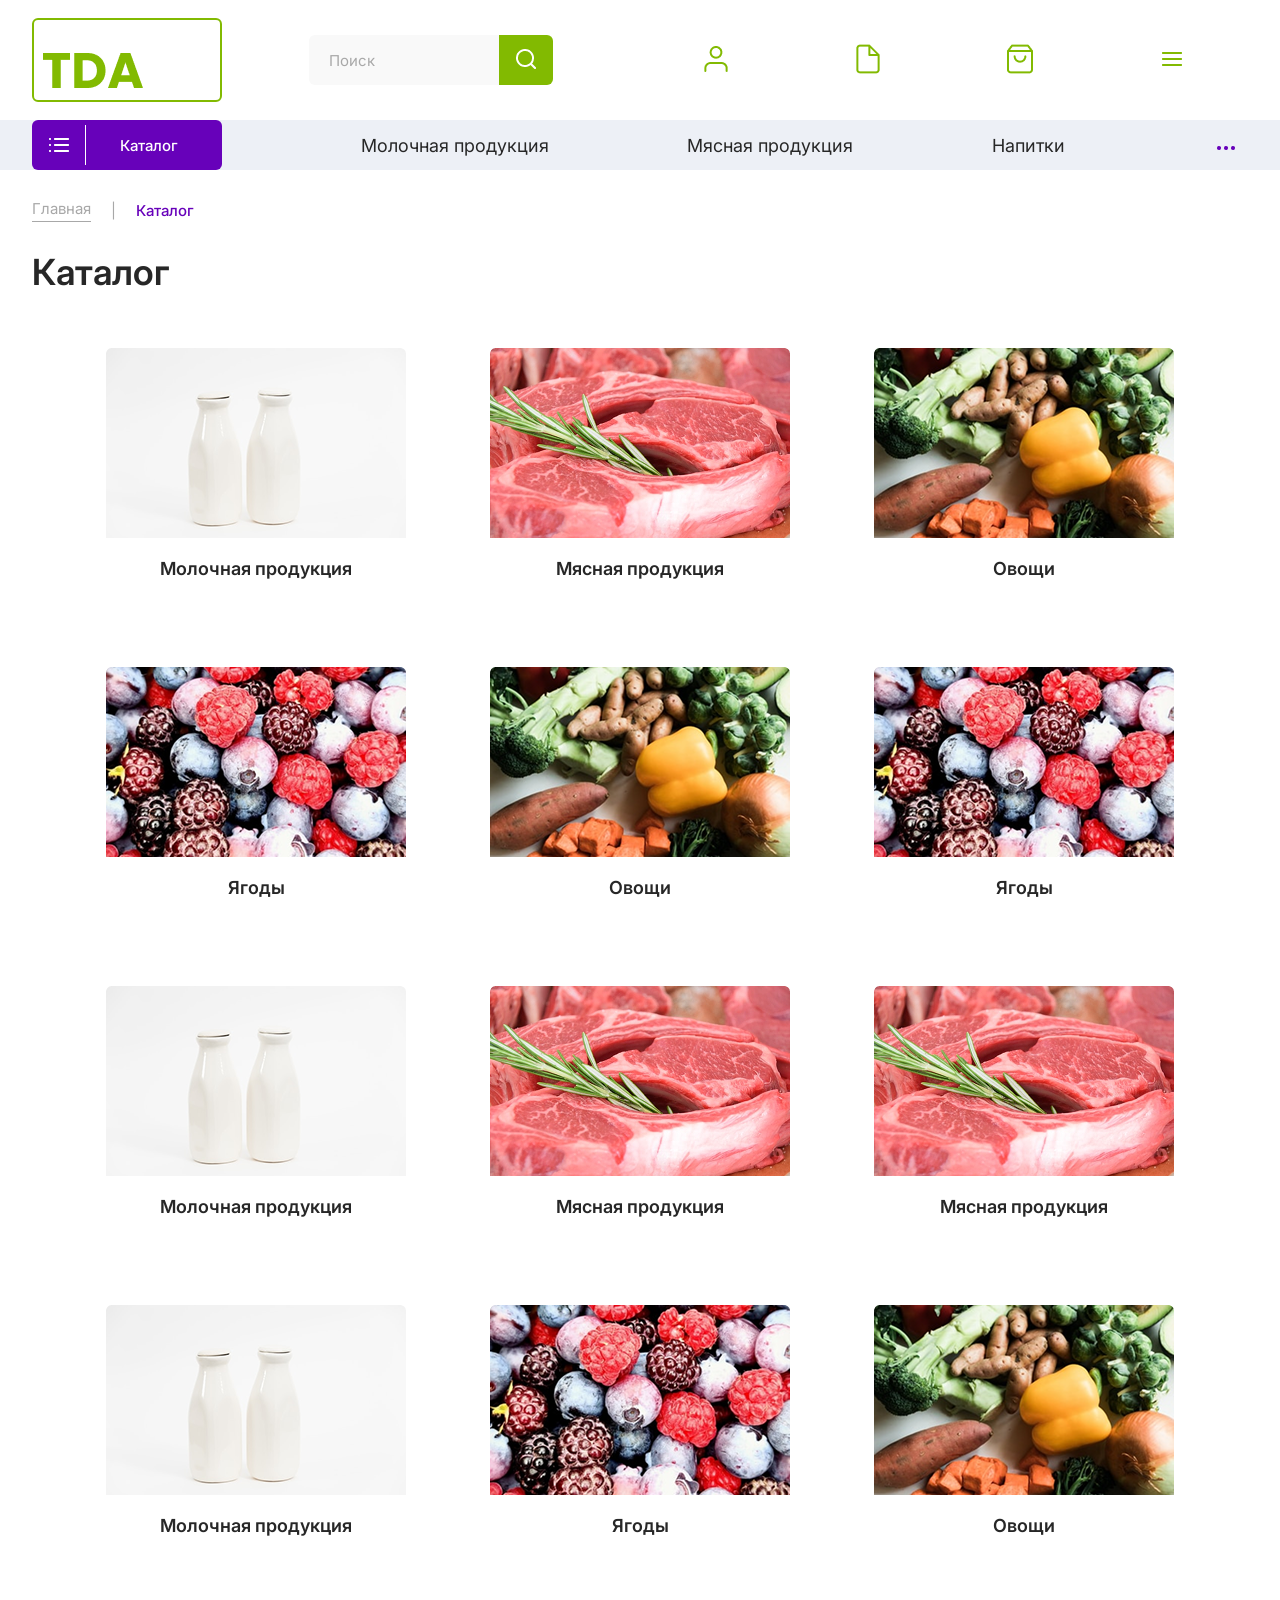
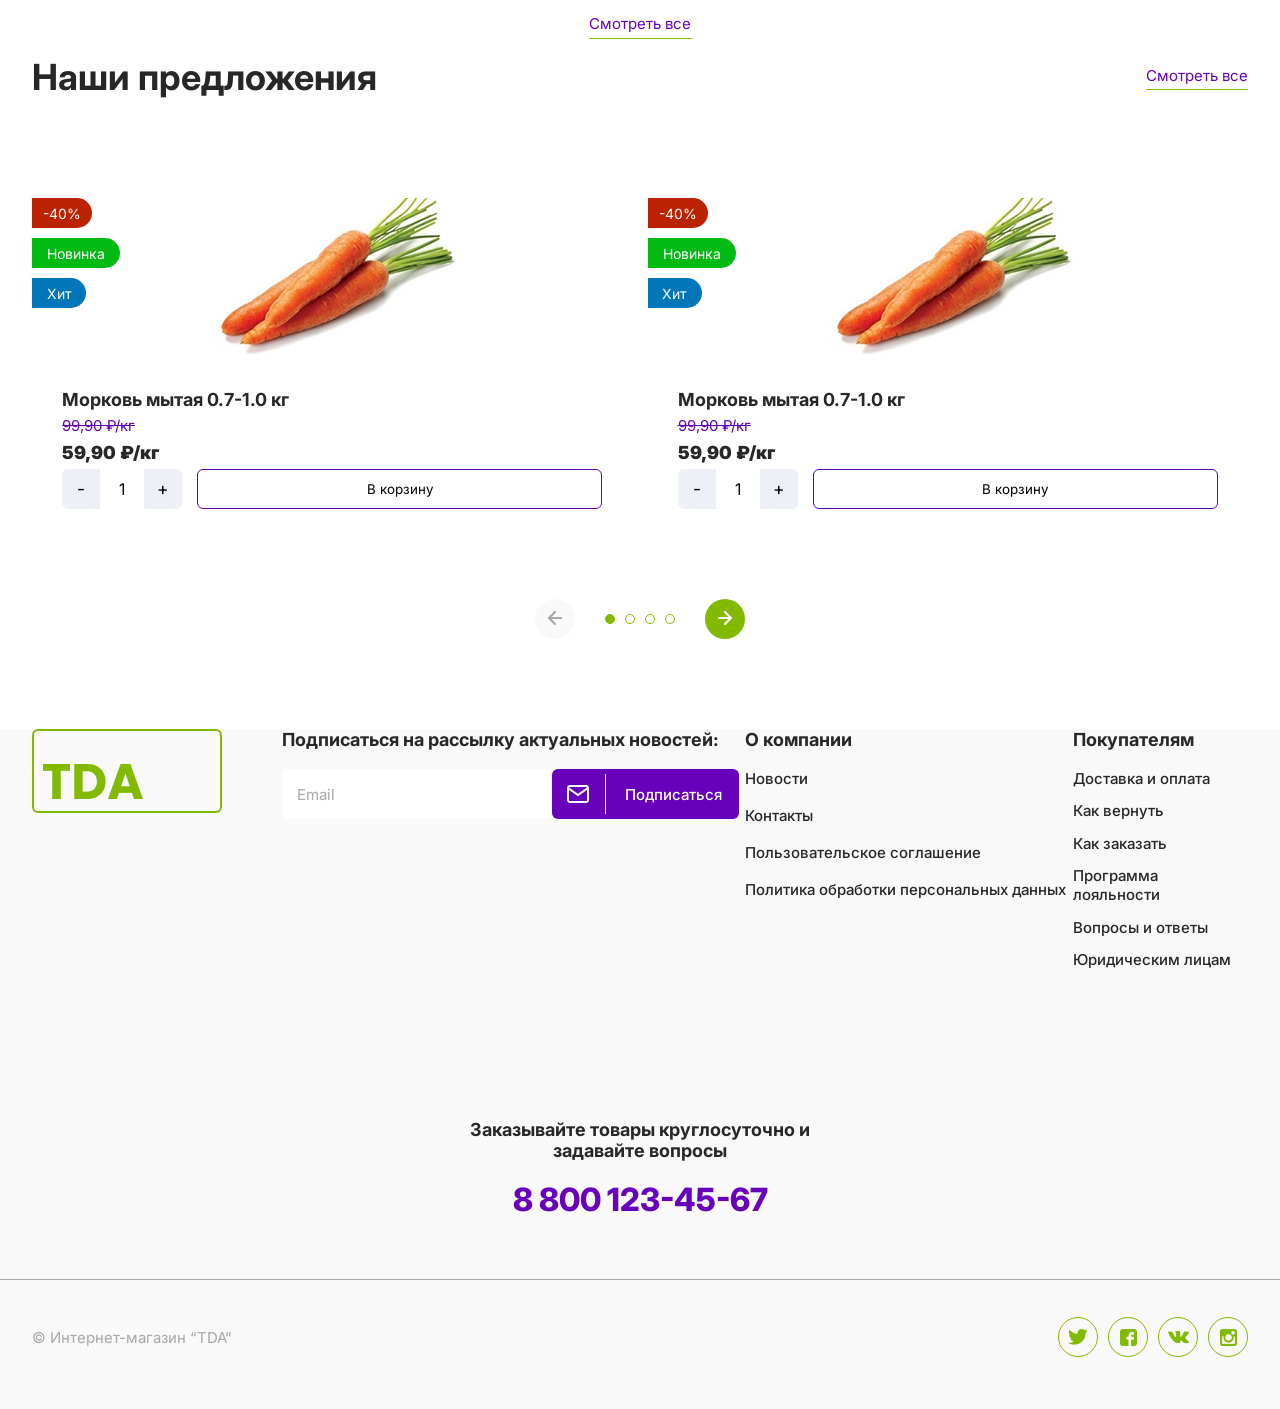
<file: catalog-mini_3-page/index.html>
<!DOCTYPE html>
<html lang="ru">
<head>
    <meta charset="UTF-8">
    <meta name="viewport" content="width=device-width, initial-scale=1.0">
    <title>Интернет-магазин - Продукты</title>
    <link rel="stylesheet" href="style.css">
</head>
<body>
    <header>
        <nav>
            <div class="nav_top">
                <div class="nav_top_inside">
                    <a href="../main_1-page/index.html">
                        <div><img src="images/nav/tda.png" alt=""></div>
                    </a>
                    <div class="nav_top_inside_poisk">
                        <input type="text" placeholder="Поиск">
                        <button><img src="images/nav/search.png" alt=""></button>
                    </div>
                    <button id="nav_top_inside_geo">
                        <div class="nav_top_inside_geo_sphere">
                            <img src="images/nav/navigation.png" alt="">
                        </div>
                        <div class="nav_top_inside_geo_city">
                            <p>Выберите филиал</p>
                            <h4>г. Владивосток <span><img src="images/nav/arrow.png" alt=""></span></h4>
                        </div>
                    </button>
                    <div class="nav_top_inside_phone">
                        <div class="nav_top_inside_phone_sphere">
                            <img src="images/nav/phone.png" alt="">
                        </div>
                        <div class="nav_top_inside_phone_number">
                            <p>+7 (123) 456-78-90</p>
                            <p>+7 (123) 456-78-90</p>
                        </div>
                    </div>
                    <button class="nav_top_inside_button">
                        <div><img src="images/nav/mail.png" alt=""></div>
                        Написать нам
                    </button>
                    <div class="tabet_menu">
                        <button class="nav_top_tablet_menu_hid"><img src="images/sec1/user.png" alt=""></button>
                        <button class="nav_top_tablet_menu_hid"><img src="images/sec1/file.png" alt=""></button>
                        <button class="nav_top_tablet_menu_hid"><img src="images/sec1/bag.png" alt=""></button>
                        <button id="catalog_btn_tablet" data-target="sec0"><img id="catalog_btn_tablet_img" src="images/sec1/menu.png" alt=""></button>
                    </div>
                </div>
            </div>
            <div class="nav_bot">
                <ul>
                    <button id="catalog_btn" data-target="sec0">
                        <div><img id="catalog_btn_img" src="images/nav/list.png" alt="" class="nav_bot_button_img1"></div>
                        Каталог
                    </button>
                    <a href="../catalog-mini_3-page/index.html">Молочная продукция</a>
                    <a href="../catalog-mini_3-page/index.html">Мясная продукция</a>
                    <a href="../catalog-mini_3-page/index.html">Напитки</a>
                    <a href="../catalog-mini_3-page/index.html" class="a_tablet">Бакалея</a>
                    <a href="../catalog-mini_3-page/index.html" class="a_tablet">Грибы</a>
                    <a href="../catalog-mini_3-page/index.html" class="a_tablet">Крупы</a>
                    <a href="../catalog-mini_3-page/index.html" class="a_tablet">Овощи</a>
                    <a href="../catalog-mini_3-page/index.html" class="a_tablet">Ягоды</a>
                    <a href="../catalog-mini_3-page/index.html" class="troetochie"><button><img src="images/nav/dots.png" alt=""></button></a>
                </ul>
            </div>
        </nav>
    </header>
    <main>
        <section class="sec0">
            <div class="sec0_main">
                <div class="sec0_main_left">
                    <div class="sec0_left_scroll_wrapper">
                        <div id="sec0_main_left_top"></div>
                        <h2>О компании</h2>
                        <div id="sec0_main_left_bot1_inside"></div>
                        <h2>Покупателям</h2>
                        <div id="sec0_main_left_bot2_inside"></div>
                    </div>
                </div>
                <div class="sec0_main_right">
                    <div class="sec0_main_right_inside">
                        <h1>Бакалея</h1>
                        <div class="sec0_main_right_inside_bottom">
                            <div id="sec0_main_right_inside_bottom1"></div>
                            <div id="sec0_main_right_inside_bottom2"></div>
                            <div id="sec0_main_right_inside_bottom3"></div>
                        </div>
                    </div>
                </div>
            </div>
        </section>
        <!-- СЕКЦИЯ 1 -->
        <section class="sec1">
            <div class="sec1_main">
                <div class="sec1_main_top">
                    <div class="sec1_main_top_ins">
                        <a href="../main_1-page/index.html">Главная</a>
                        <p>|</p>
                        <h5>Каталог</h5>
                    </div>
                </div>
                <div class="sec1_main_mid">
                    <div class="sec1_main_mid_catalog">
                        <h1>Каталог</h1>
                        <div id="sec1__catalog_block"></div>
                        <a href="../catalog-mini_3-page/index.html" class="sec1_main_bot_all">Смотреть все</a>
                    </div>
                    <div class="sec1_main_mid_right_cart">
                        <div class="sec1_main_right_inside">
                            <p>1 560 ₽</p>
                            <div class="sec1_mai_right_notifs">
                                <button><img src="images/sec1/bag.png" alt=""></button>
                                <button><img src="images/sec1/file.png" alt=""></button>
                                <button><img src="images/sec1/user.png" alt=""></button>
                            </div>
                        </div>
                    </div>
                </div>
            </div>
        </section>
        <section class="sec2">
            <div class="sec2_main">
                <div class="sec2_main_top_title">
                    <h1>Наши предложения</h1>
                    <a href="../catalog-mini_3-page/index.html">Смотреть все</a>
                </div>
                <div class="sec2_main_mid_slider">
                    <div id="sec2_main_mid"></div>
                </div>
                <div class="sec2_main_bot">
                    <button id="sec2_main_bot_left"><img src="images/sec2/arrow_left.png" alt=""></button>
                    <div class="sec2_main_bot_dots">
                        <button class="dot active"></button>
                        <button class="dot"></button>
                        <button class="dot"></button>
                        <button class="dot"></button>
                    </div>
                    <button id="sec2_main_bot_right"><img src="images/sec2/arrow_right.png" alt=""></button>
                </div>
            </div>
            <a href="../catalog-mini_3-page/index.html" class="sec2_main_bot_all">Смотреть все</a>
        </section>
        <!-- НИЖНЯЯ ПАНЕЛЬ -->
        <section class="sec3">
            <button onclick="toggleColor(this)" data-target="sec0"><div><img id="catalog_btn_img_mobile" src="images/sec3/list.png" alt=""><p>Каталог</p></div></button>
            <a href="" onclick="toggleColor(this)"><div><img src="images/sec3/search.png" alt=""><p>Поиск</p></div></a>
            <a href="" onclick="toggleColor(this)"><div><img src="images/sec3/bag.png" alt=""><p>Корзина</p></div></a>
            <a href="" onclick="toggleColor(this)"><div><img src="images/sec3/user.png" alt=""><p>Аккаунт</p></div></a>
        </section>
    </main>
    <footer>
        <div class="footer_top">
            <div class="footer_top_main">
                <div class="footer_top_main1">
                    <a href="../main_1-page/index.html">
                        <div><img src="images/nav/tda.png" alt=""></div>
                    </a>
                </div>
                <div class="footer_top_main2">
                    <h2>О компании</h2>
                    <div>
                        <a href="../news_6-page/index.html">Новости</a>
                        <a href="#">Контакты</a>
                        <a href="#">Пользовательское соглашение</a>
                        <a href="#">Политика обработки персональных данных</a>
                    </div>
                </div>
                <div class="footer_top_main3">
                    <h2>Покупателям</h2>
                    <div>
                        <a href="../catalog_4-page/index.html">Доставка и оплата</a>
                        <a href="#">Как вернуть</a>
                        <a href="#">Как заказать</a>
                        <a href="#">Программа лояльности</a>
                        <a href="#">Вопросы и ответы</a>
                        <a href="#">Юридическим лицам</a>
                    </div>
                </div>
                <div class="footer_top_main4">
                    <h2>Подписаться на рассылку актуальных новостей:</h2>
                    <div class="footer_top_main4_inside">
                        <input type="text" placeholder="Email">
                        <button>
                            <div>
                                <img src="images/footer/mail.png" alt="">
                            </div>
                            Подписаться
                        </button>
                    </div>
                    <h2 class="footer_top_main4_hid">Заказывайте товары круглосуточно и задавайте вопросы</h2>
                    <h1 class="footer_top_main4_hid">8 800 123-45-67</h1>
                </div>
            </div>
            <div class="footer_top_main5">
                <h2>Заказывайте товары круглосуточно и задавайте вопросы</h2>
                <h1>8 800 123-45-67</h1>
            </div>
        </div>
        <div class="footer_bot">
            <div class="footer_bot_main">
                <p>© Интернет-магазин “TDA”</p>
                <div>
                    <a href=""><img src="images/footer/twitter.png" alt=""></a>
                    <a href=""><img src="images/footer/facebook.png" alt=""></a>
                    <a href=""><img src="images/footer/vk.png" alt=""></a>
                    <a href=""><img src="images/footer/inst.png" alt=""></a>
                </div>
            </div>
        </div>
    </footer>
    <script src="script.js"></script>
</body>
</html>
</file>
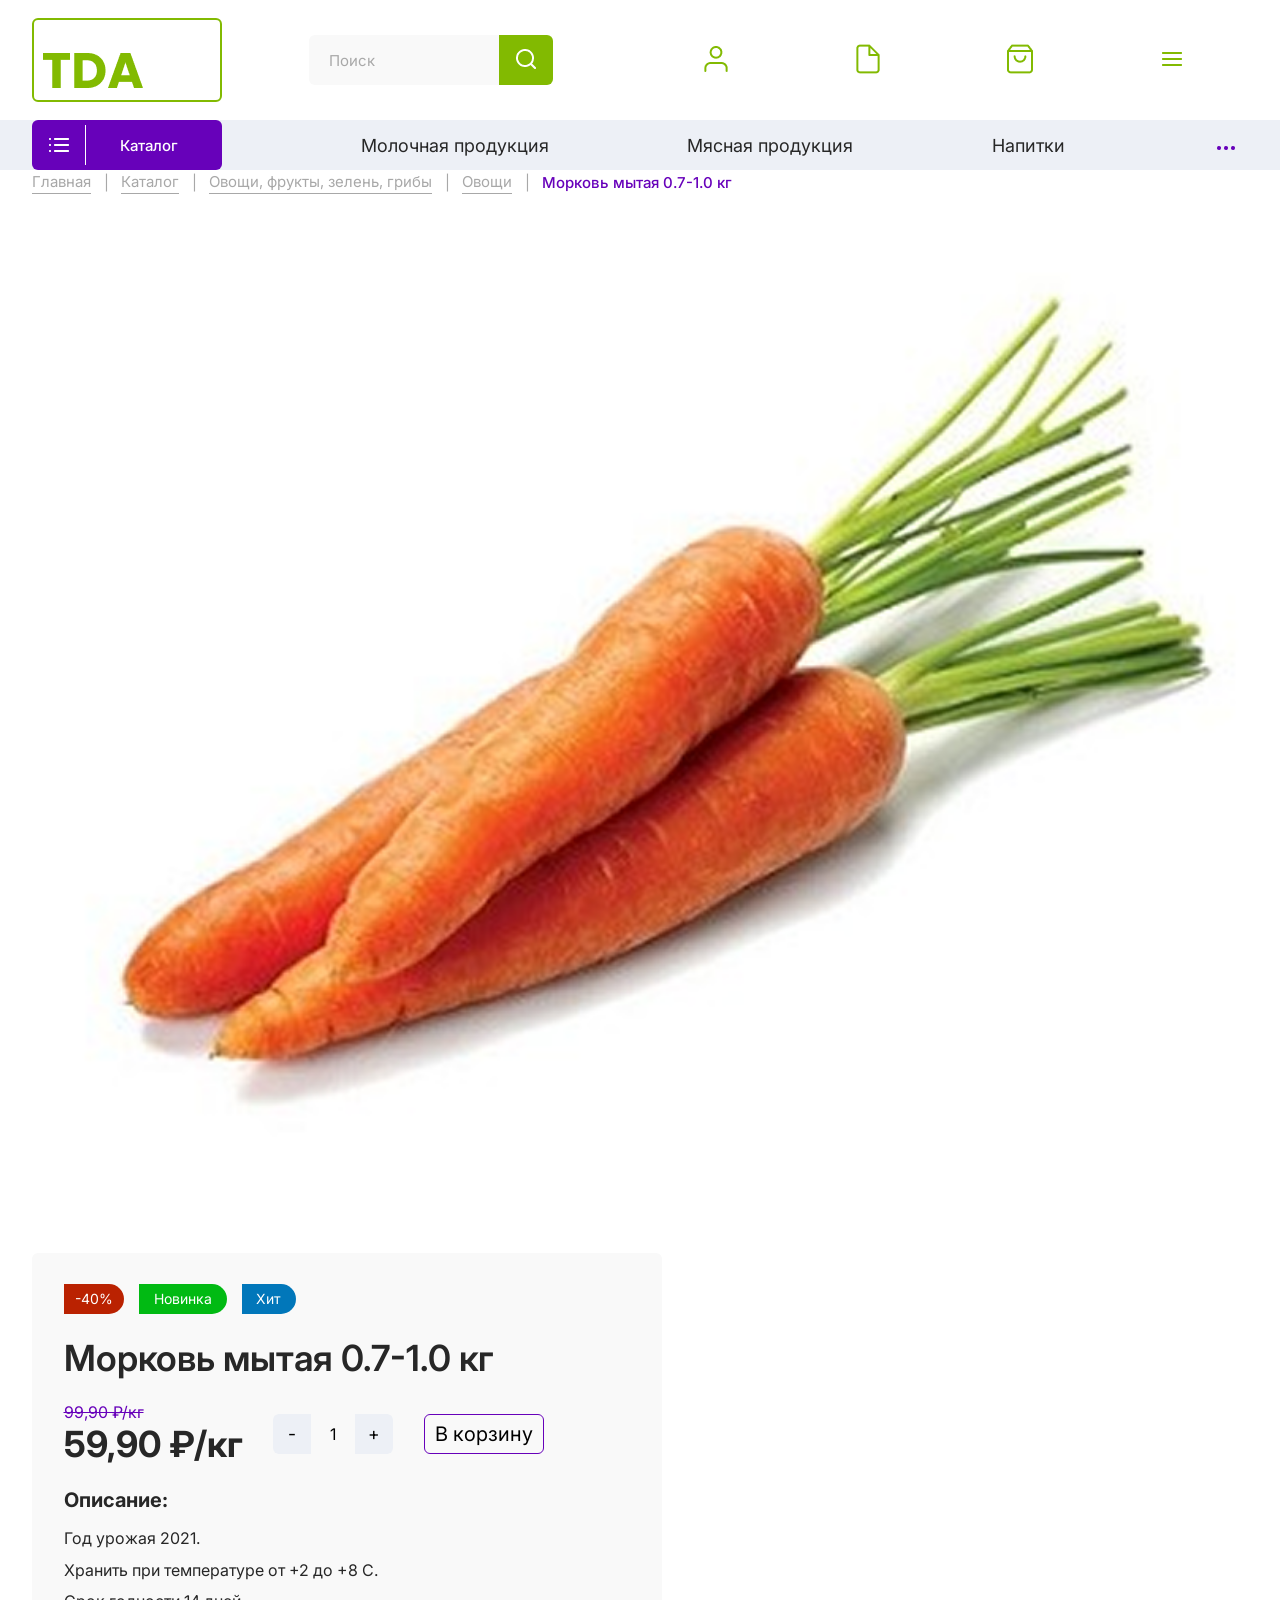
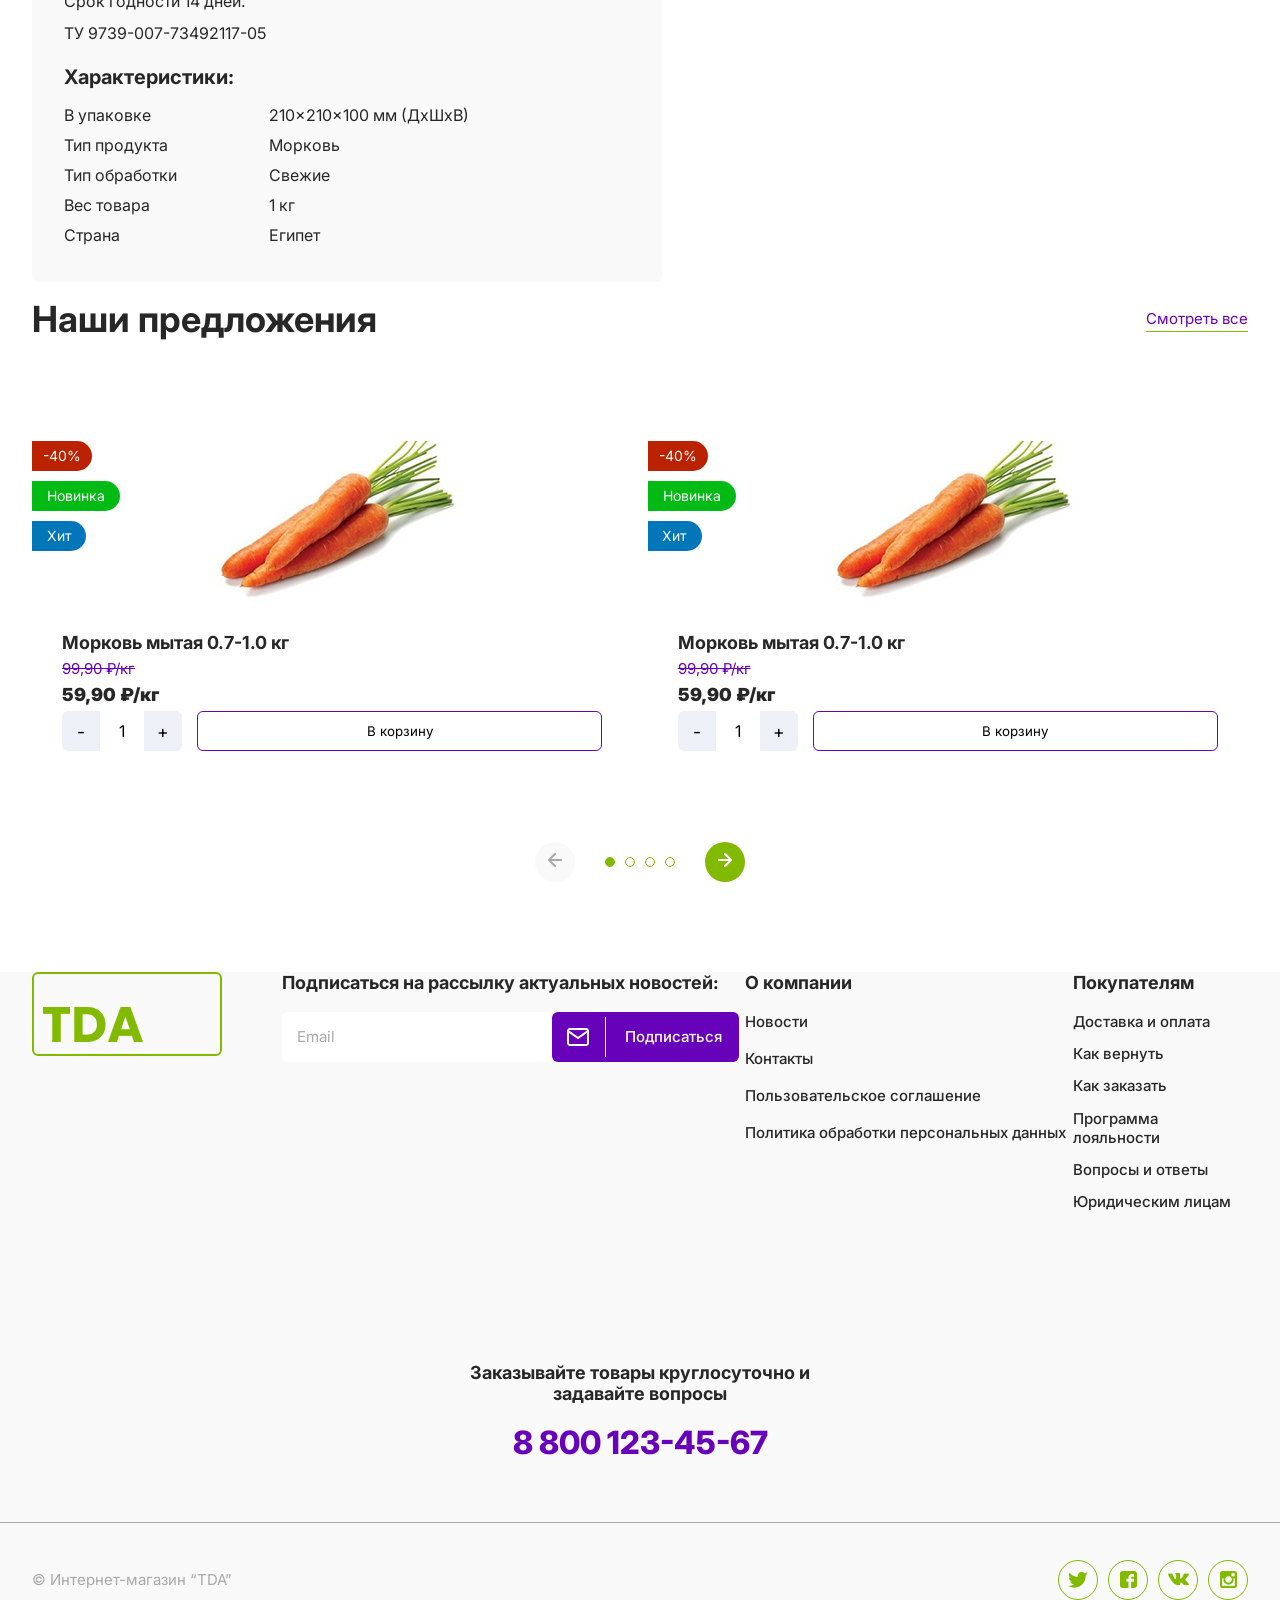
<file: catalog_4-page/index.html>
<!DOCTYPE html>
<html lang="ru">
<head>
    <meta charset="UTF-8">
    <meta name="viewport" content="width=device-width, initial-scale=1.0">
    <title>Интернет-магазин - Продукты</title>
    <link rel="stylesheet" href="style.css">
</head>
<body>
    <header>
        <nav>
            <div class="nav_top">
                <div class="nav_top_inside">
                    <a href="../main_1-page/index.html">
                        <div><img src="images/nav/tda.png" alt=""></div>
                    </a>
                    <div class="nav_top_inside_poisk">
                        <input type="text" placeholder="Поиск">
                        <button><img src="images/nav/search.png" alt=""></button>
                    </div>
                    <button id="nav_top_inside_geo">
                        <div class="nav_top_inside_geo_sphere">
                            <img src="images/nav/navigation.png" alt="">
                        </div>
                        <div class="nav_top_inside_geo_city">
                            <p>Выберите филиал</p>
                            <h4>г. Владивосток <span><img src="images/nav/arrow.png" alt=""></span></h4>
                        </div>
                    </button>
                    <div class="nav_top_inside_phone">
                        <div class="nav_top_inside_phone_sphere">
                            <img src="images/nav/phone.png" alt="">
                        </div>
                        <div class="nav_top_inside_phone_number">
                            <p>+7 (123) 456-78-90</p>
                            <p>+7 (123) 456-78-90</p>
                        </div>
                    </div>
                    <button class="nav_top_inside_button">
                        <div><img src="images/nav/mail.png" alt=""></div>
                        Написать нам
                    </button>
                    <div class="tabet_menu">
                        <button class="nav_top_tablet_menu_hid"><img src="images/sec1/user.png" alt=""></button>
                        <button class="nav_top_tablet_menu_hid"><img src="images/sec1/file.png" alt=""></button>
                        <button class="nav_top_tablet_menu_hid"><img src="images/sec1/bag.png" alt=""></button>
                        <button id="catalog_btn_tablet" data-target="sec0"><img id="catalog_btn_tablet_img" src="images/sec1/menu.png" alt=""></button>
                    </div>
                </div>
            </div>
            <div class="nav_bot">
                <ul>
                    <button id="catalog_btn" data-target="sec0">
                        <div><img id="catalog_btn_img" src="images/nav/list.png" alt="" class="nav_bot_button_img1"></div>
                        Каталог
                    </button>
                    <a href="../catalog-mini_3-page/index.html">Молочная продукция</a>
                    <a href="../catalog-mini_3-page/index.html">Мясная продукция</a>
                    <a href="../catalog-mini_3-page/index.html">Напитки</a>
                    <a href="../catalog-mini_3-page/index.html" class="a_tablet">Бакалея</a>
                    <a href="../catalog-mini_3-page/index.html" class="a_tablet">Грибы</a>
                    <a href="../catalog-mini_3-page/index.html" class="a_tablet">Крупы</a>
                    <a href="../catalog-mini_3-page/index.html" class="a_tablet">Овощи</a>
                    <a href="../catalog-mini_3-page/index.html" class="a_tablet">Ягоды</a>
                    <a href="../catalog-mini_3-page/index.html" class="troetochie"><button><img src="images/nav/dots.png" alt=""></button></a>
                </ul>
            </div>
        </nav>
    </header>
    <main>
        <section class="sec0">
            <div class="sec0_main">
                <div class="sec0_main_left">
                    <div class="sec0_left_scroll_wrapper">
                        <div id="sec0_main_left_top"></div>
                        <h2>О компании</h2>
                        <div id="sec0_main_left_bot1_inside"></div>
                        <h2>Покупателям</h2>
                        <div id="sec0_main_left_bot2_inside"></div>
                    </div>
                </div>
                <div class="sec0_main_right">
                    <div class="sec0_main_right_inside">
                        <h1>Бакалея</h1>
                        <div class="sec0_main_right_inside_bottom">
                            <div id="sec0_main_right_inside_bottom1"></div>
                            <div id="sec0_main_right_inside_bottom2"></div>
                            <div id="sec0_main_right_inside_bottom3"></div>
                        </div>
                    </div>
                </div>
            </div>
        </section>
        <section class="sec1">
            <div class="sec1_main">
                <div class="sec1_main_top">
                    <div class="sec1_main_top_ins">
                        <a href="../main_1-page/index.html">Главная</a>
                        <p>|</p>
                        <a href="../catalog-mini_3-page/index.html">Каталог</a>
                        <p>|</p>
                        <a href="../catalog-mini_3-page/index.html">Овощи, фрукты, зелень, грибы</a>
                        <p>|</p>
                        <a href="../catalog-mini_3-page/index.html">Овощи</a>
                        <p>|</p>
                        <h5>Морковь мытая 0.7-1.0 кг</h5>
                    </div>
                </div>
                <div class="sec1_main_mid">
                    <div class="sec1_main_mid_left">
                        <div class="sec1_main_mid_left_photos">
                            <img class="sec1_main_mid_left_photos_img1" src="images/sec1/mini_photo.png" alt="">
                            <img class="sec1_main_mid_left_photos_img0" src="images/sec1/mini_photo.png" alt="">
                            <img class="sec1_main_mid_left_photos_img0" src="images/sec1/mini_photo.png" alt="">
                        </div>
                        <div class="sec1_main_mid_left_big_photo">
                            <img class="sec1_main_mid_left_big_photo1" src="images/sec1/big_photo.png" alt="">
                            <img class="sec1_main_mid_left_big_photo2" src="images/sec1/big_morkovka.png" alt="">
                            <div class="sec2_main_bot_dots">
                                <div class=""></div>
                                <div></div>
                                <div></div>
                                <div></div>
                            </div>
                        </div>
                    </div>
                    <div class="sec1_main_mid_right">
                        <div class="sec1_main_mid_right_karta">
                            <div class="sec1_main_mid_right_karta_inside">
                                <div class="sec1_main_mid_right_karta_inside1">
                                    <div class="sec1_main_mid_right_karta_inside1_sale1">
                                        <p>-40%</p>
                                    </div>
                                    <div class="sec1_main_mid_right_karta_inside1_sale2">
                                        <p>Новинка</p>
                                    </div>
                                    <div class="sec1_main_mid_right_karta_inside1_sale3">
                                        <p>Хит</p>
                                    </div>
                                </div>
                                <div class="sec1_main_mid_right_karta_inside2">
                                    <h1>Морковь мытая 0.7-1.0 кг</h1>
                                </div>
                                <div class="sec1_main_mid_right_karta_inside3">
                                    <div class="sec1_main_mid_right_karta_inside3_price1">
                                        <p>99,90 ₽/кг</p>
                                        <h2>59,90 ₽/кг</h2>
                                    </div>
                                    <div class="sec1_main_mid_right_karta_inside3_price2">
                                        <button class="counter_btn_minus">-</button>
                                        <div class="counter_btn_number">1</div>
                                        <button class="counter_btn_plus">+</button>
                                    </div>
                                    <div class="sec1_main_mid_right_karta_inside3_price3">
                                        <button>В корзину</button>
                                    </div>
                                </div>
                                <div class="sec1_main_mid_right_karta_inside4">
                                    <h3>Описание:</h3>
                                    <div>
                                        <p>Год урожая 2021.</p>
                                        <p>Хранить при температуре от +2 до +8 C.</p>
                                        <p>Срок годности 14 дней.</p>
                                        <p>ТУ 9739-007-73492117-05</p>
                                    </div>
                                </div>
                                <div class="sec1_main_mid_right_karta_inside5">
                                    <h3>Характеристики:</h3>
                                    <div id="sec1_main_mid_right_karta_inside5_desc"></div>
                                </div>
                            </div>
                        </div>
                    </div>
                    <div class="sec1_main_mid_right_cart">
                        <div class="sec1_main_right_inside">
                            <p>1 560 ₽</p>
                            <div class="sec1_mai_right_notifs">
                                <button><img src="images/sec1/bag.png" alt=""></button>
                                <button><img src="images/sec1/file.png" alt=""></button>
                                <button><img src="images/sec1/user.png" alt=""></button>
                            </div>
                        </div>
                    </div>
                </div>
            </div>
        </section>
        <section class="sec2">
            <div class="sec2_main">
                <div class="sec2_main_top_title">
                    <h1>Наши предложения</h1>
                    <a href="../catalog-mini_3-page/index.html">Смотреть все</a>
                </div>
                <div class="sec2_main_mid_slider">
                    <div id="sec2_main_mid"></div>
                </div>
                <div class="sec2_main_bot">
                    <button id="sec2_main_bot_left"><img src="images/sec2/arrow_left.png" alt=""></button>
                    <div class="sec2_main_bot_dots">
                        <button class="dot active"></button>
                        <button class="dot"></button>
                        <button class="dot"></button>
                        <button class="dot"></button>
                    </div>
                    <button id="sec2_main_bot_right"><img src="images/sec2/arrow_right.png" alt=""></button>
                </div>
            </div>
            <a href="../catalog-mini_3-page/index.html" class="sec2_main_bot_all">Смотреть все</a>
        </section>
        <!-- НИЖНЯЯ ПАНЕЛЬ -->
        <section class="sec3">
            <button onclick="toggleColor(this)" data-target="sec0"><div><img id="catalog_btn_img_mobile" src="images/sec3/list.png" alt=""><p>Каталог</p></div></button>
            <a href="" onclick="toggleColor(this)"><div><img src="images/sec3/search.png" alt=""><p>Поиск</p></div></a>
            <a href="" onclick="toggleColor(this)"><div><img src="images/sec3/bag.png" alt=""><p>Корзина</p></div></a>
            <a href="" onclick="toggleColor(this)"><div><img src="images/sec3/user.png" alt=""><p>Аккаунт</p></div></a>
        </section>
    </main>
    <footer>
        <div class="footer_top">
            <div class="footer_top_main">
                <div class="footer_top_main1">
                    <a href="../main_1-page/index.html">
                        <div><img src="images/nav/tda.png" alt=""></div>
                    </a>
                </div>
                <div class="footer_top_main2">
                    <h2>О компании</h2>
                    <div>
                        <a href="../news_6-page/index.html">Новости</a>
                        <a href="#">Контакты</a>
                        <a href="#">Пользовательское соглашение</a>
                        <a href="#">Политика обработки персональных данных</a>
                    </div>
                </div>
                <div class="footer_top_main3">
                    <h2>Покупателям</h2>
                    <div>
                        <a href="../catalog_4-page/index.html">Доставка и оплата</a>
                        <a href="#">Как вернуть</a>
                        <a href="#">Как заказать</a>
                        <a href="#">Программа лояльности</a>
                        <a href="#">Вопросы и ответы</a>
                        <a href="#">Юридическим лицам</a>
                    </div>
                </div>
                <div class="footer_top_main4">
                    <h2>Подписаться на рассылку актуальных новостей:</h2>
                    <div class="footer_top_main4_inside">
                        <input type="text" placeholder="Email">
                        <button>
                            <div>
                                <img src="images/footer/mail.png" alt="">
                            </div>
                            Подписаться
                        </button>
                    </div>
                    <h2 class="footer_top_main4_hid">Заказывайте товары круглосуточно и задавайте вопросы</h2>
                    <h1 class="footer_top_main4_hid">8 800 123-45-67</h1>
                </div>
            </div>
            <div class="footer_top_main5">
                <h2>Заказывайте товары круглосуточно и задавайте вопросы</h2>
                <h1>8 800 123-45-67</h1>
            </div>
        </div>
        <div class="footer_bot">
            <div class="footer_bot_main">
                <p>© Интернет-магазин “TDA”</p>
                <div>
                    <a href=""><img src="images/footer/twitter.png" alt=""></a>
                    <a href=""><img src="images/footer/facebook.png" alt=""></a>
                    <a href=""><img src="images/footer/vk.png" alt=""></a>
                    <a href=""><img src="images/footer/inst.png" alt=""></a>
                </div>
            </div>
        </div>
    </footer>
    <script src="script.js"></script>
</body>
</html>
</file>
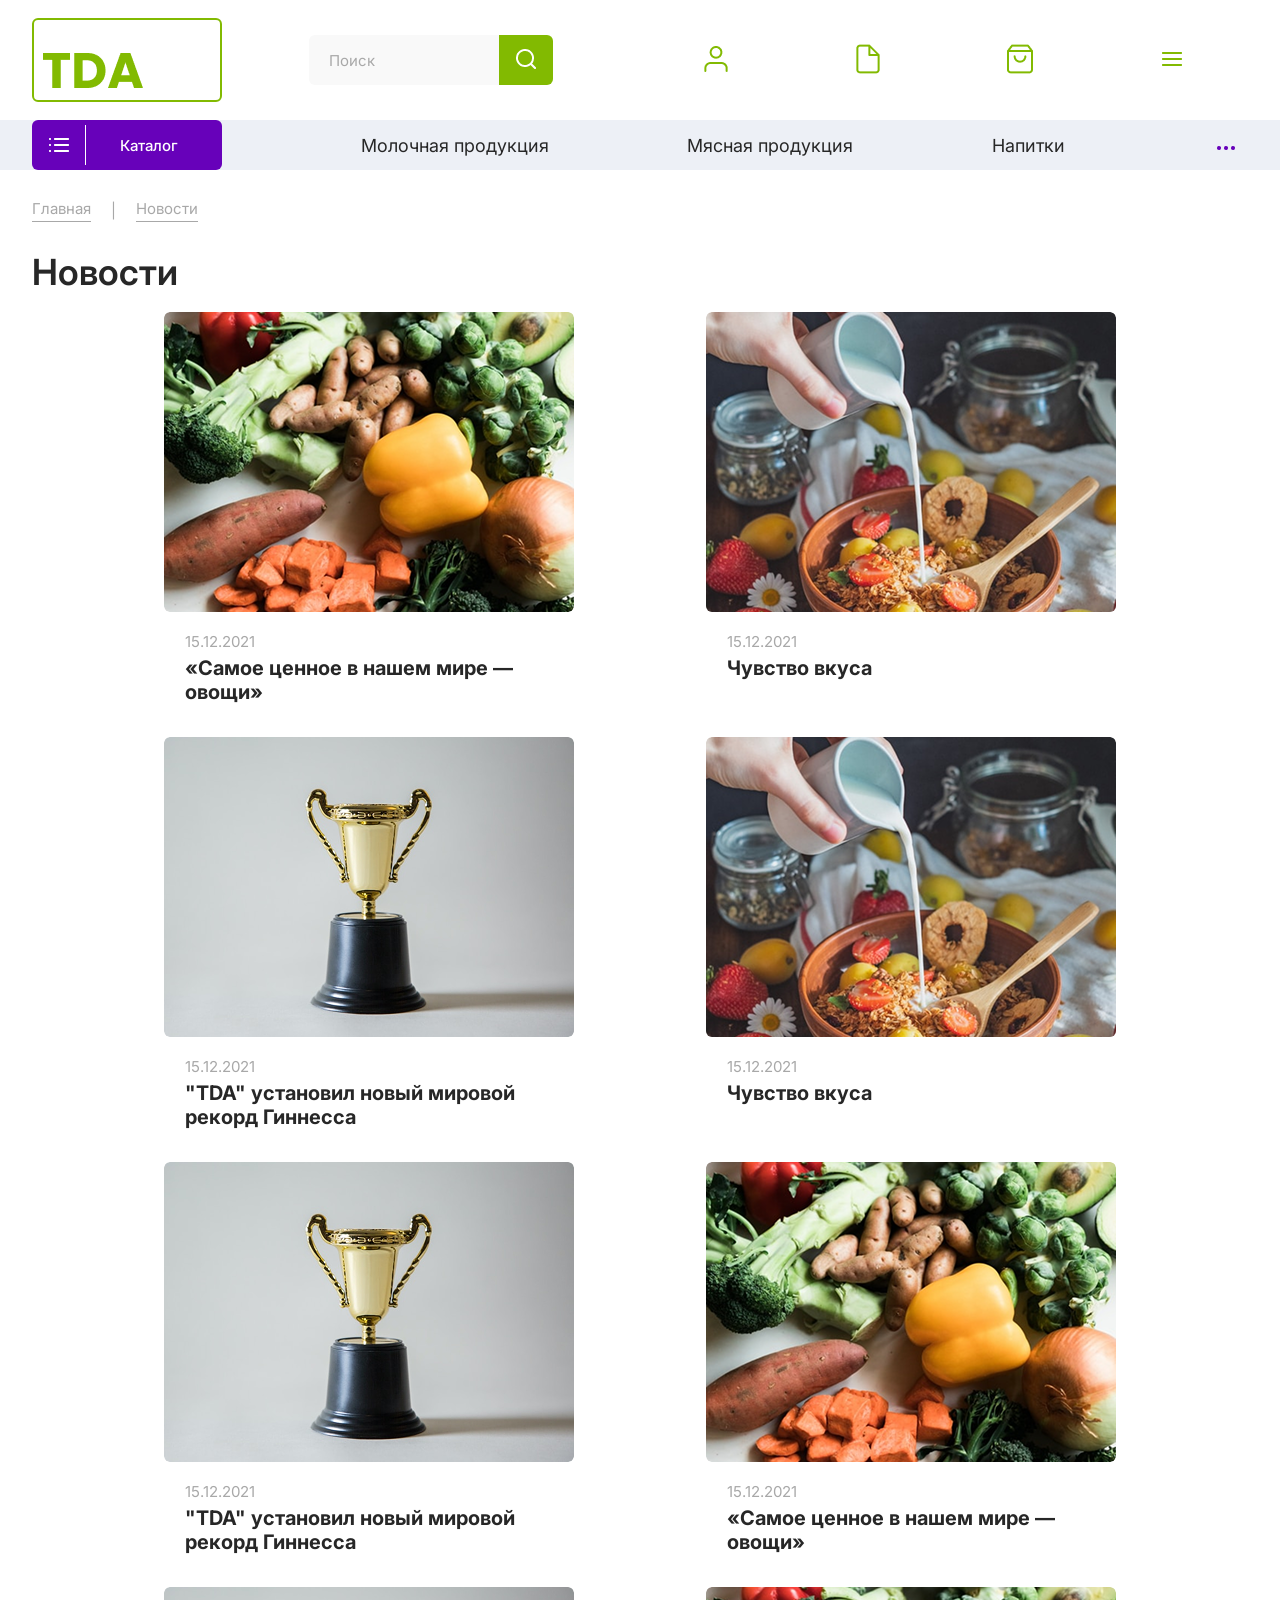
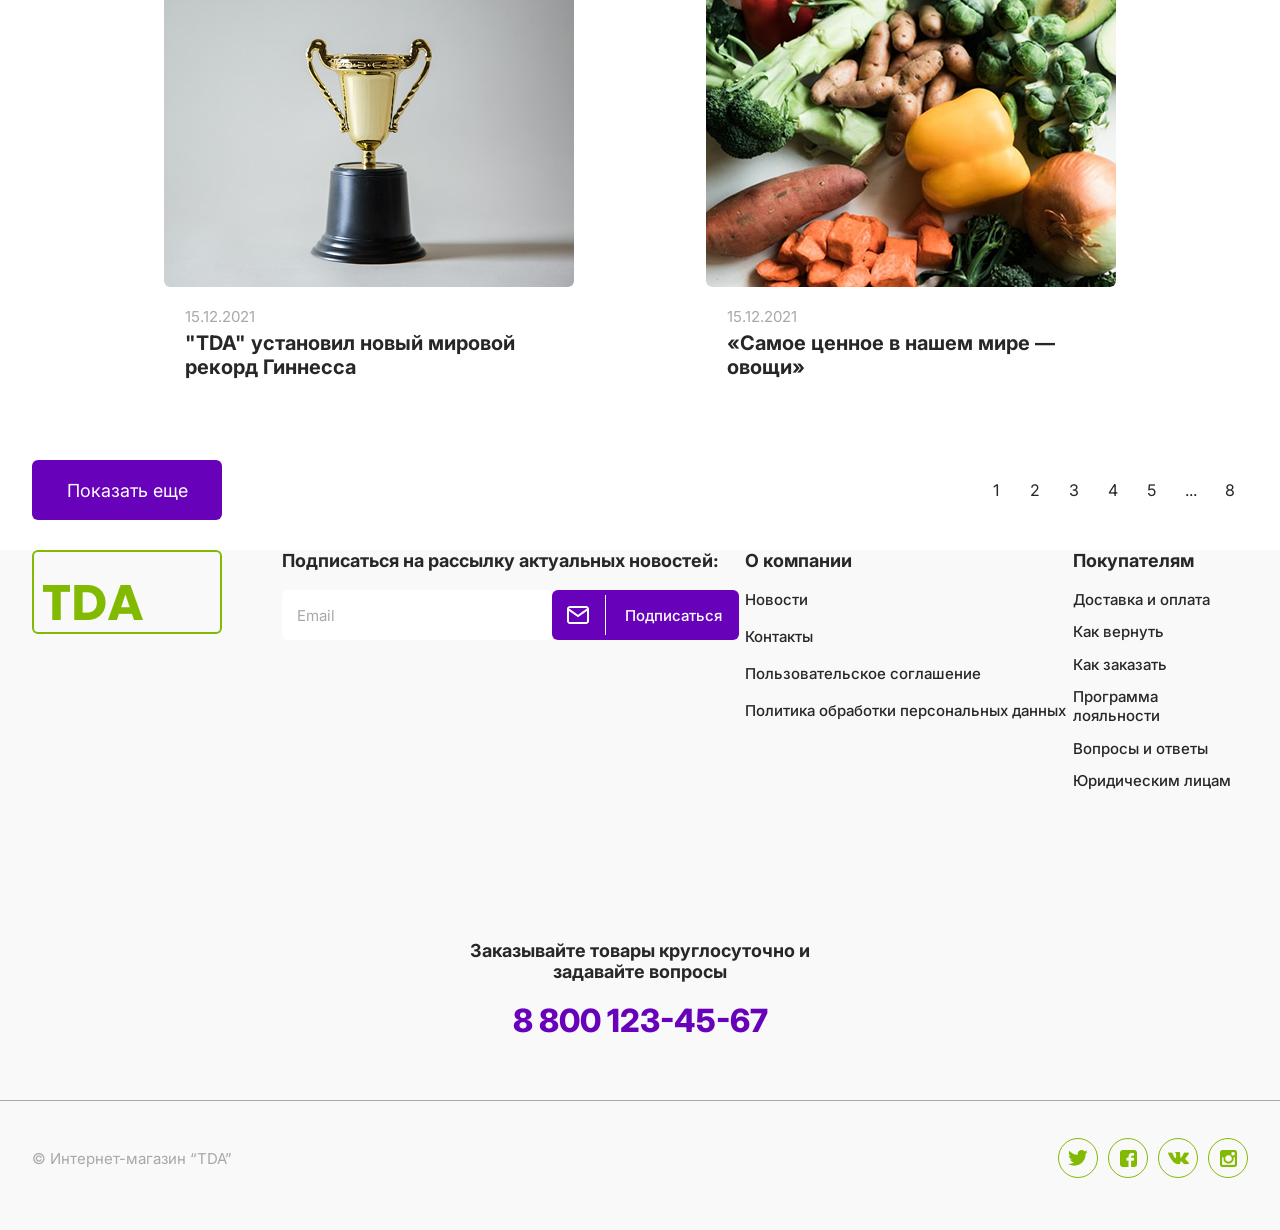
<file: news_6-page/index.html>
<!DOCTYPE html>
<html lang="ru">
<head>
    <meta charset="UTF-8">
    <meta name="viewport" content="width=device-width, initial-scale=1.0">
    <title>Интернет-магазин - Продукты</title>
    <link rel="stylesheet" href="style.css">
</head>
<body>
    <header>
        <nav>
            <div class="nav_top">
                <div class="nav_top_inside">
                    <a href="../main_1-page/index.html">
                        <div><img src="images/nav/tda.png" alt=""></div>
                    </a>
                    <div class="nav_top_inside_poisk">
                        <input type="text" placeholder="Поиск">
                        <button><img src="images/nav/search.png" alt=""></button>
                    </div>
                    <button id="nav_top_inside_geo">
                        <div class="nav_top_inside_geo_sphere">
                            <img src="images/nav/navigation.png" alt="">
                        </div>
                        <div class="nav_top_inside_geo_city">
                            <p>Выберите филиал</p>
                            <h4>г. Владивосток <span><img src="images/nav/arrow.png" alt=""></span></h4>
                        </div>
                    </button>
                    <div class="nav_top_inside_phone">
                        <div class="nav_top_inside_phone_sphere">
                            <img src="images/nav/phone.png" alt="">
                        </div>
                        <div class="nav_top_inside_phone_number">
                            <p>+7 (123) 456-78-90</p>
                            <p>+7 (123) 456-78-90</p>
                        </div>
                    </div>
                    <button class="nav_top_inside_button">
                        <div><img src="images/nav/mail.png" alt=""></div>
                        Написать нам
                    </button>
                    <div class="tabet_menu">
                        <button class="nav_top_tablet_menu_hid"><img src="images/sec1/user.png" alt=""></button>
                        <button class="nav_top_tablet_menu_hid"><img src="images/sec1/file.png" alt=""></button>
                        <button class="nav_top_tablet_menu_hid"><img src="images/sec1/bag.png" alt=""></button>
                        <button id="catalog_btn_tablet" data-target="sec0"><img id="catalog_btn_tablet_img" src="images/sec1/menu.png" alt=""></button>
                    </div>
                </div>
            </div>
            <div class="nav_bot">
                <ul>
                    <button id="catalog_btn" data-target="sec0">
                        <div><img id="catalog_btn_img" src="images/nav/list.png" alt="" class="nav_bot_button_img1"></div>
                        Каталог
                    </button>
                    <a href="../catalog-mini_3-page/index.html">Молочная продукция</a>
                    <a href="../catalog-mini_3-page/index.html">Мясная продукция</a>
                    <a href="../catalog-mini_3-page/index.html">Напитки</a>
                    <a href="../catalog-mini_3-page/index.html" class="a_tablet">Бакалея</a>
                    <a href="../catalog-mini_3-page/index.html" class="a_tablet">Грибы</a>
                    <a href="../catalog-mini_3-page/index.html" class="a_tablet">Крупы</a>
                    <a href="../catalog-mini_3-page/index.html" class="a_tablet">Овощи</a>
                    <a href="../catalog-mini_3-page/index.html" class="a_tablet">Ягоды</a>
                    <a href="../catalog-mini_3-page/index.html" class="troetochie"><button><img src="images/nav/dots.png" alt=""></button></a>
                </ul>
            </div>
        </nav>
    </header>
    <main>
        <section class="sec0">
            <div class="sec0_main">
                <div class="sec0_main_left">
                    <div class="sec0_left_scroll_wrapper">
                        <div id="sec0_main_left_top"></div>
                        <h2>О компании</h2>
                        <div id="sec0_main_left_bot1_inside"></div>
                        <h2>Покупателям</h2>
                        <div id="sec0_main_left_bot2_inside"></div>
                    </div>
                </div>
                <div class="sec0_main_right">
                    <div class="sec0_main_right_inside">
                        <h1>Бакалея</h1>
                        <div class="sec0_main_right_inside_bottom">
                            <div id="sec0_main_right_inside_bottom1"></div>
                            <div id="sec0_main_right_inside_bottom2"></div>
                            <div id="sec0_main_right_inside_bottom3"></div>
                        </div>
                    </div>
                </div>
            </div>
        </section>
        <section class="sec1">
            <div class="sec1_main">
                <div class="sec1_main_top">
                    <div class="sec1_main_top_ins">
                        <a href="../main_1-page/index.html">Главная</a>
                        <p>|</p>
                        <a href="../news_6-page/index.html">Новости</a>
                    </div>
                </div>
                <div class="sec1_main_mid">
                    <div class="sec1_main_mid_news">
                        <h1>Новости</h1>
                        <div id="sec1__news_block"></div>
                        <div class="sec1_main_mid_news_under">
                            <button onclick="window.open('../news_6-page/index.html')">Показать еще</button>
                            <ul>
                                <a href="#">1</a>
                                <a href="#">2</a>
                                <a href="#">3</a>
                                <a href="#">4</a>
                                <a href="#">5</a>
                                <a href="#">...</a>
                                <a href="#">8</a>
                            </ul>
                        </div>
                    </div>
                    <div class="sec1_main_mid_right_cart">
                        <div class="sec1_main_right_inside">
                            <p>1 560 ₽</p>
                            <div class="sec1_mai_right_notifs">
                                <button><img src="images/sec1/bag.png" alt=""></button>
                                <button><img src="images/sec1/file.png" alt=""></button>
                                <button><img src="images/sec1/user.png" alt=""></button>
                            </div>
                        </div>
                    </div>
                </div>
            </div>
        </section>
        <!-- НИЖНЯЯ ПАНЕЛЬ -->
        <section class="sec3">
            <button onclick="toggleColor(this)" data-target="sec0"><div><img id="catalog_btn_img_mobile" src="images/sec3/list.png" alt=""><p>Каталог</p></div></button>
            <a href="" onclick="toggleColor(this)"><div><img src="images/sec3/search.png" alt=""><p>Поиск</p></div></a>
            <a href="" onclick="toggleColor(this)"><div><img src="images/sec3/bag.png" alt=""><p>Корзина</p></div></a>
            <a href="" onclick="toggleColor(this)"><div><img src="images/sec3/user.png" alt=""><p>Аккаунт</p></div></a>
        </section>
    </main>
    <footer>
        <div class="footer_top">
            <div class="footer_top_main">
                <div class="footer_top_main1">
                    <a href="../main_1-page/index.html">
                        <div><img src="images/nav/tda.png" alt=""></div>
                    </a>
                </div>
                <div class="footer_top_main2">
                    <h2>О компании</h2>
                    <div>
                        <a href="../news_6-page/index.html">Новости</a>
                        <a href="#">Контакты</a>
                        <a href="#">Пользовательское соглашение</a>
                        <a href="#">Политика обработки персональных данных</a>
                    </div>
                </div>
                <div class="footer_top_main3">
                    <h2>Покупателям</h2>
                    <div>
                        <a href="../catalog_4-page/index.html">Доставка и оплата</a>
                        <a href="#">Как вернуть</a>
                        <a href="#">Как заказать</a>
                        <a href="#">Программа лояльности</a>
                        <a href="#">Вопросы и ответы</a>
                        <a href="#">Юридическим лицам</a>
                    </div>
                </div>
                <div class="footer_top_main4">
                    <h2>Подписаться на рассылку актуальных новостей:</h2>
                    <div class="footer_top_main4_inside">
                        <input type="text" placeholder="Email">
                        <button>
                            <div>
                                <img src="images/footer/mail.png" alt="">
                            </div>
                            Подписаться
                        </button>
                    </div>
                    <h2 class="footer_top_main4_hid">Заказывайте товары круглосуточно и задавайте вопросы</h2>
                    <h1 class="footer_top_main4_hid">8 800 123-45-67</h1>
                </div>
            </div>
            <div class="footer_top_main5">
                <h2>Заказывайте товары круглосуточно и задавайте вопросы</h2>
                <h1>8 800 123-45-67</h1>
            </div>
        </div>
        <div class="footer_bot">
            <div class="footer_bot_main">
                <p>© Интернет-магазин “TDA”</p>
                <div>
                    <a href=""><img src="images/footer/twitter.png" alt=""></a>
                    <a href=""><img src="images/footer/facebook.png" alt=""></a>
                    <a href=""><img src="images/footer/vk.png" alt=""></a>
                    <a href=""><img src="images/footer/inst.png" alt=""></a>
                </div>
            </div>
        </div>
    </footer>
    <script src="script.js"></script>
</body>
</html>
</file>
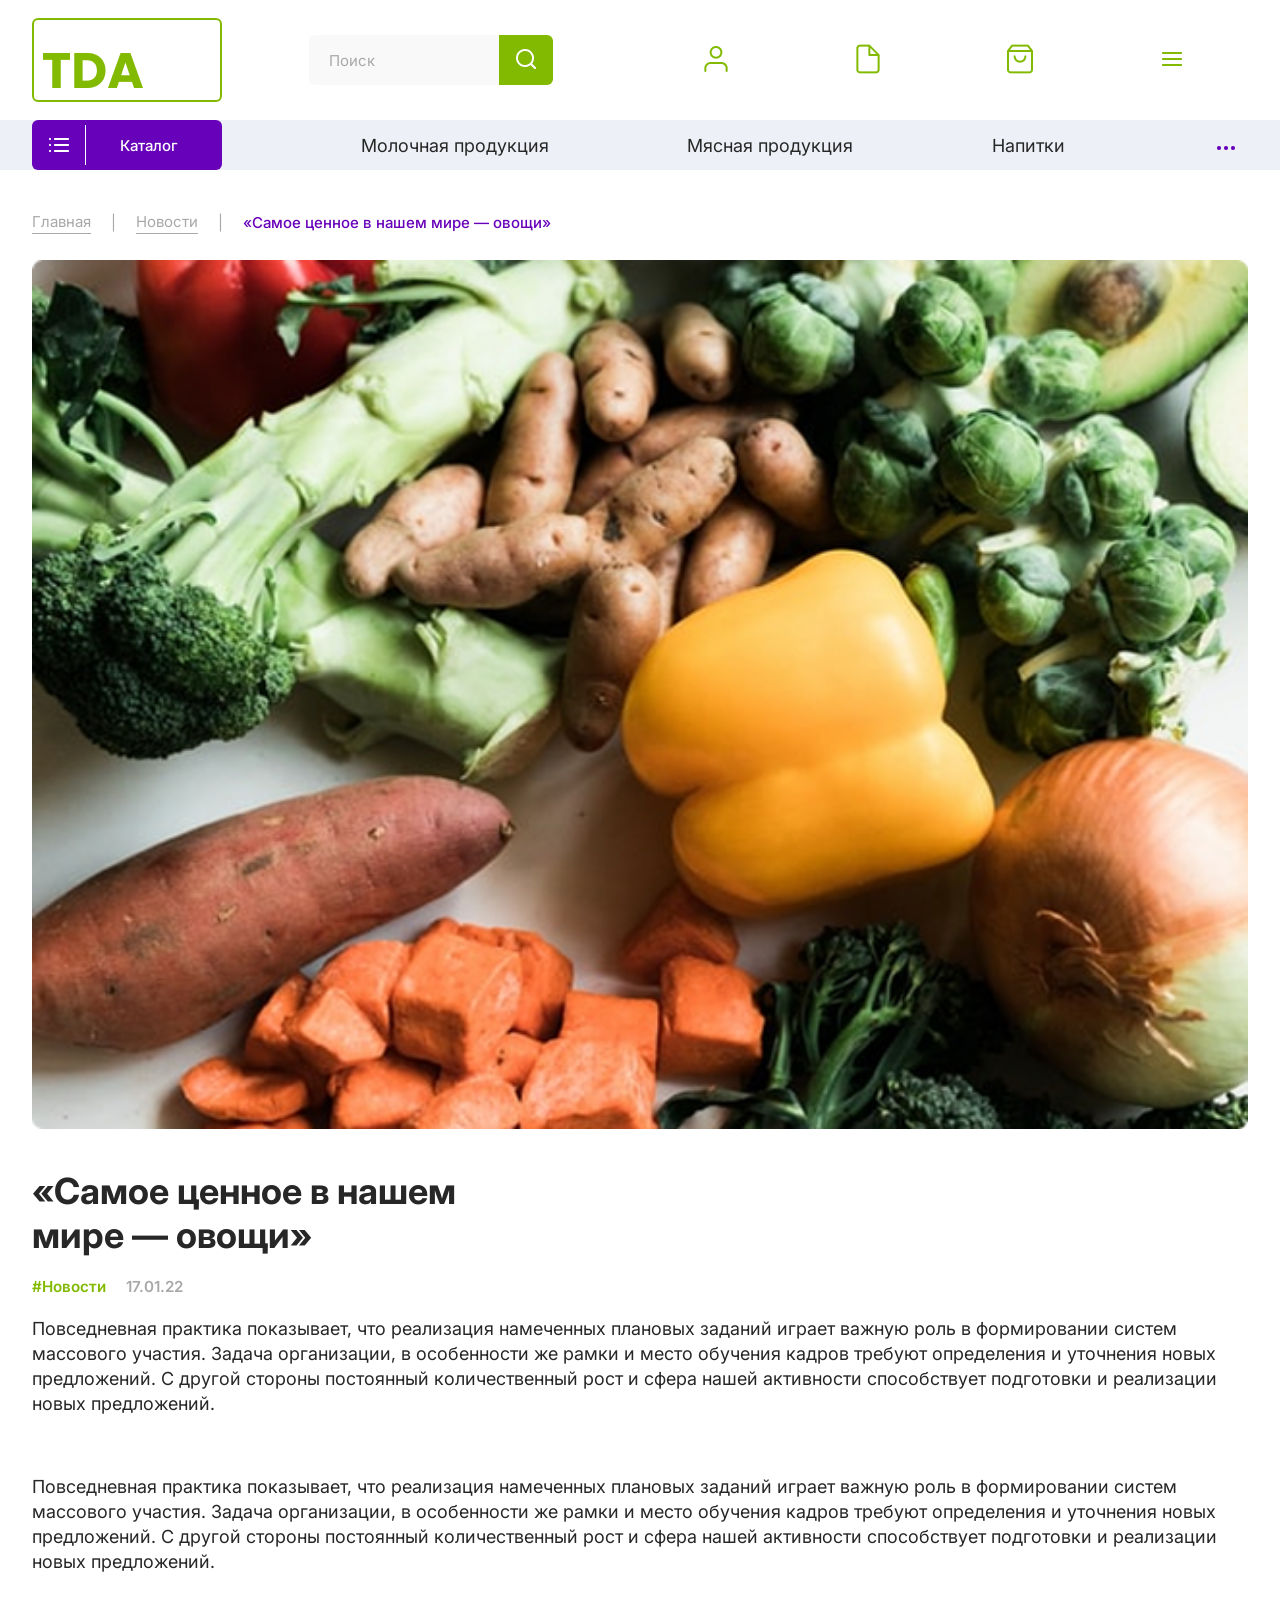
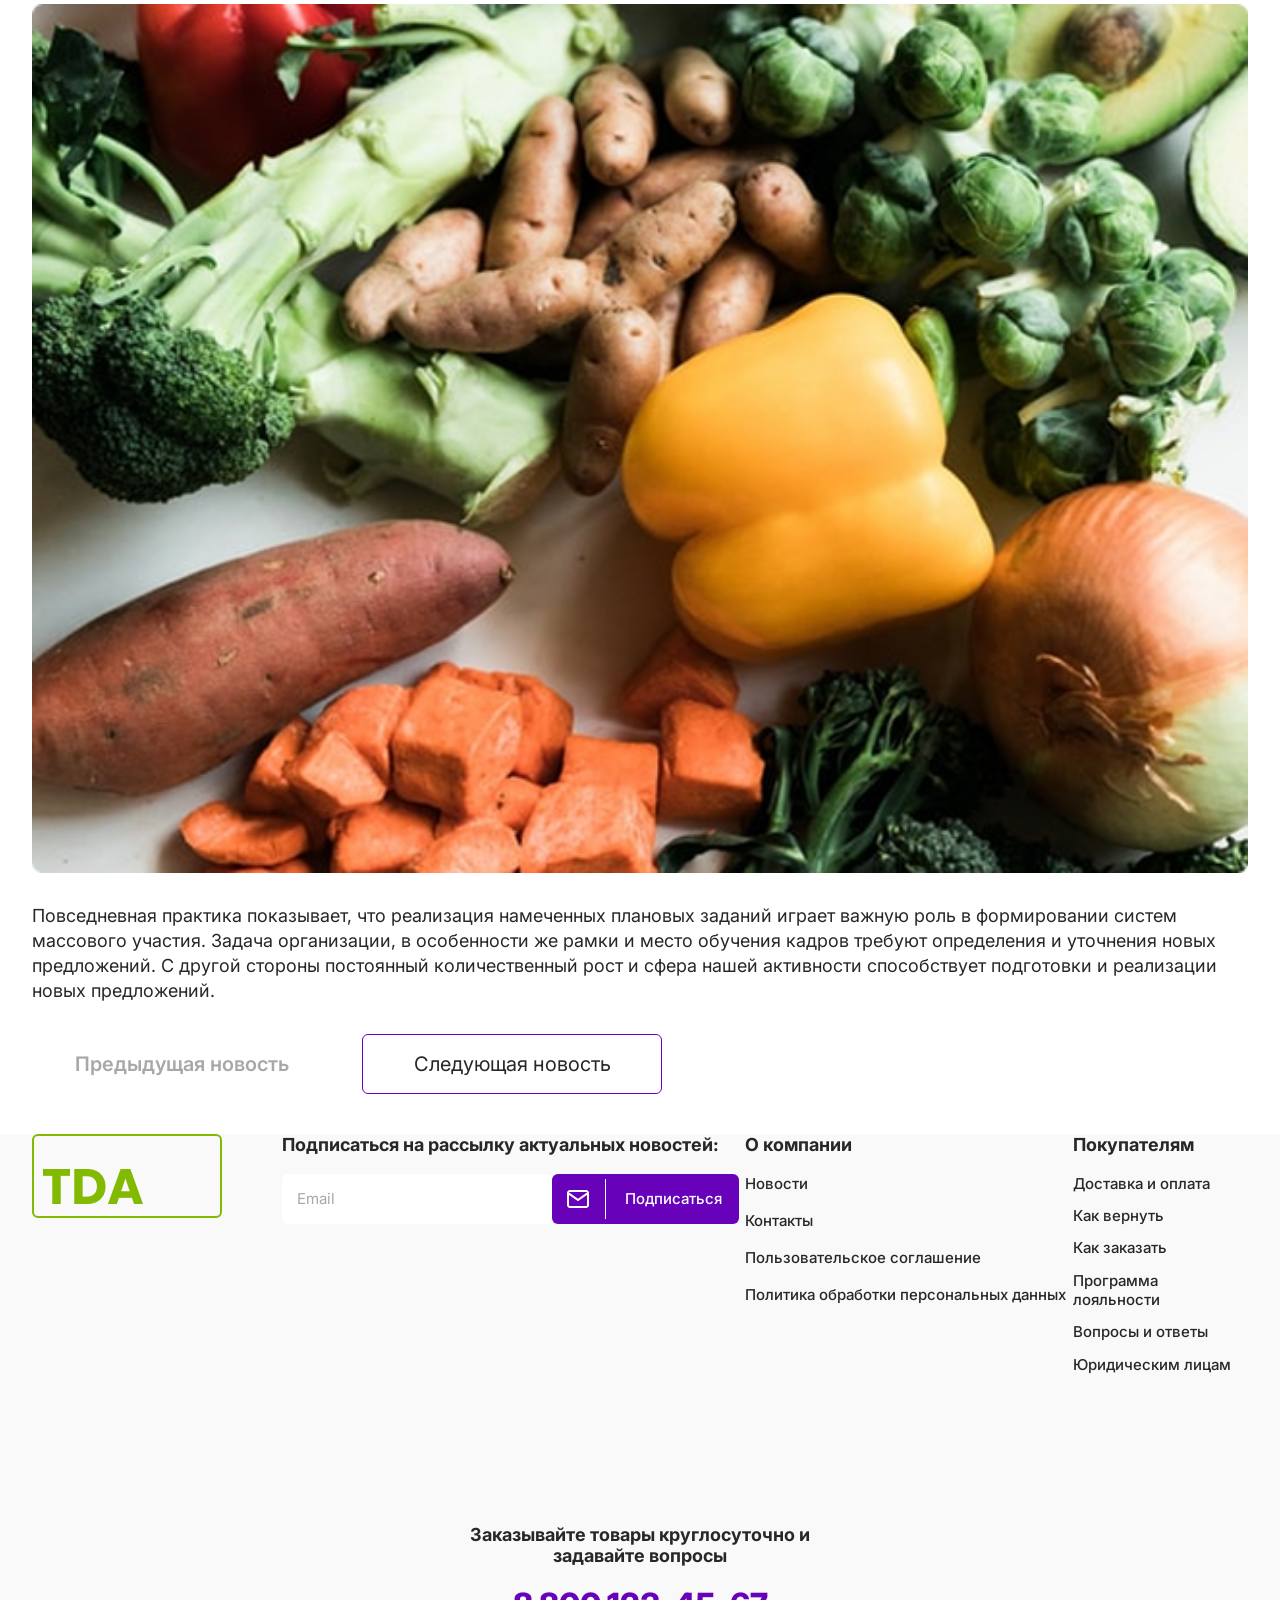
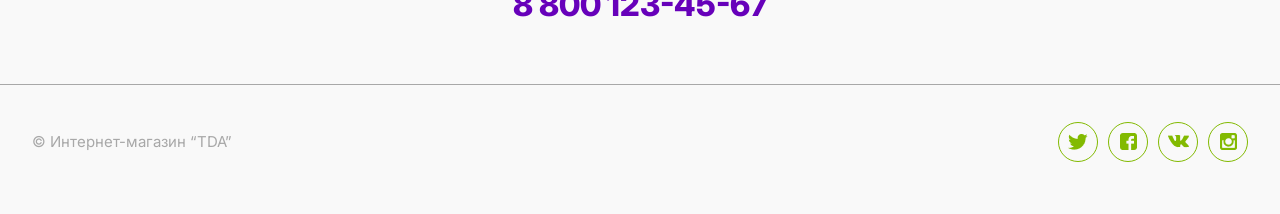
<file: text_2-page/index.html>
<!DOCTYPE html>
<html lang="ru">
<head>
    <meta charset="UTF-8">
    <meta name="viewport" content="width=device-width, initial-scale=1.0">
    <title>Интернет-магазин - Продукты</title>
    <link rel="stylesheet" href="style.css">
</head>
<body>
    <header>
        <nav>
            <div class="nav_top">
                <div class="nav_top_inside">
                    <a href="../main_1-page/index.html">
                        <div><img src="images/nav/tda.png" alt=""></div>
                    </a>
                    <div class="nav_top_inside_poisk">
                        <input type="text" placeholder="Поиск">
                        <button><img src="images/nav/search.png" alt=""></button>
                    </div>
                    <button id="nav_top_inside_geo">
                        <div class="nav_top_inside_geo_sphere">
                            <img src="images/nav/navigation.png" alt="">
                        </div>
                        <div class="nav_top_inside_geo_city">
                            <p>Выберите филиал</p>
                            <h4>г. Владивосток <span><img src="images/nav/arrow.png" alt=""></span></h4>
                        </div>
                    </button>
                    <div class="nav_top_inside_phone">
                        <div class="nav_top_inside_phone_sphere">
                            <img src="images/nav/phone.png" alt="">
                        </div>
                        <div class="nav_top_inside_phone_number">
                            <p>+7 (123) 456-78-90</p>
                            <p>+7 (123) 456-78-90</p>
                        </div>
                    </div>
                    <button class="nav_top_inside_button">
                        <div><img src="images/nav/mail.png" alt=""></div>
                        Написать нам
                    </button>
                    <div class="tabet_menu">
                        <button class="nav_top_tablet_menu_hid"><img src="images/sec1/user.png" alt=""></button>
                        <button class="nav_top_tablet_menu_hid"><img src="images/sec1/file.png" alt=""></button>
                        <button class="nav_top_tablet_menu_hid"><img src="images/sec1/bag.png" alt=""></button>
                        <button id="catalog_btn_tablet" data-target="sec0"><img id="catalog_btn_tablet_img" src="images/sec1/menu.png" alt=""></button>
                    </div>
                </div>
            </div>
            <div class="nav_bot">
                <ul>
                    <button id="catalog_btn" data-target="sec0">
                        <div><img id="catalog_btn_img" src="images/nav/list.png" alt="" class="nav_bot_button_img1"></div>
                        Каталог
                    </button>
                    <a href="../catalog-mini_3-page/index.html">Молочная продукция</a>
                    <a href="../catalog-mini_3-page/index.html">Мясная продукция</a>
                    <a href="../catalog-mini_3-page/index.html">Напитки</a>
                    <a href="../catalog-mini_3-page/index.html" class="a_tablet">Бакалея</a>
                    <a href="../catalog-mini_3-page/index.html" class="a_tablet">Грибы</a>
                    <a href="../catalog-mini_3-page/index.html" class="a_tablet">Крупы</a>
                    <a href="../catalog-mini_3-page/index.html" class="a_tablet">Овощи</a>
                    <a href="../catalog-mini_3-page/index.html" class="a_tablet">Ягоды</a>
                    <a href="../catalog-mini_3-page/index.html" class="troetochie"><button><img src="images/nav/dots.png" alt=""></button></a>
                </ul>
            </div>
        </nav>
    </header>
    <main>
        <section class="sec0">
            <div class="sec0_main">
                <div class="sec0_main_left">
                    <div class="sec0_left_scroll_wrapper">
                        <div id="sec0_main_left_top"></div>
                        <h2>О компании</h2>
                        <div id="sec0_main_left_bot1_inside"></div>
                        <h2>Покупателям</h2>
                        <div id="sec0_main_left_bot2_inside"></div>
                    </div>
                </div>
                <div class="sec0_main_right">
                    <div class="sec0_main_right_inside">
                        <h1>Бакалея</h1>
                        <div class="sec0_main_right_inside_bottom">
                            <div id="sec0_main_right_inside_bottom1"></div>
                            <div id="sec0_main_right_inside_bottom2"></div>
                            <div id="sec0_main_right_inside_bottom3"></div>
                        </div>
                    </div>
                </div>
            </div>
        </section>
        <section class="sec1">
            <div class="sec1_main">
                <div class="sec1_main_top">
                    <div class="sec1_main_top_ins">
                        <a href="../main_1-page/index.html">Главная</a>
                        <p>|</p>
                        <a href="../news_6-page/index.html">Новости</a>
                        <p>|</p>
                        <h5>«Самое ценное в нашем мире — овощи»</h5>
                    </div>
                </div>
                <div class="sec1_main_mid">
                    <div class="sec1_main_mid1">
                        <div class="sec1_main_mid1_text">
                            <h1>«Самое ценное в нашем мире — овощи»</h1>
                            <p class="text1">#Новости <span>17.01.22</span></p>
                            <p class="text2">Повседневная практика показывает, что реализация намеченных плановых заданий играет важную роль в формировании систем массового участия. Задача организации, в особенности же рамки 
                                и место обучения кадров требуют определения и уточнения новых предложений. С другой стороны постоянный количественный рост и сфера нашей активности способствует подготовки и реализации новых предложений.</p>
                        </div>
                        <img src="images/sec1/image.png" alt="">
                        <div class="sec1_main_mid1_cart">
                            <div class="sec1_main_mid1_cart_inside">
                                <p>1 560 ₽</p>
                                <div class="sec1_main_mid1_cart_notifs">
                                    <button><img src="images/sec1/bag.png" alt=""></button>
                                    <button><img src="images/sec1/file.png" alt=""></button>
                                    <button><img src="images/sec1/user.png" alt=""></button>
                                </div>
                            </div>
                        </div>
                    </div>
                    <div class="sec1_main_mid2">
                        <img src="images/sec1/image.png" alt="">
                        <p class="text2">Повседневная практика показывает, что реализация намеченных плановых заданий играет важную роль в формировании систем массового участия. Задача организации, в особенности же рамки 
                            и место обучения кадров требуют определения и уточнения новых предложений. С другой стороны постоянный количественный рост и сфера нашей активности способствует подготовки и реализации новых предложений.</p>
                    </div>
                    <p class="text2">Повседневная практика показывает, что реализация намеченных плановых заданий играет важную роль в формировании систем массового участия. Задача организации, в особенности же рамки 
                        и место обучения кадров требуют определения и уточнения новых предложений. С другой стороны постоянный количественный рост и сфера нашей активности способствует подготовки и реализации новых предложений.</p>
                    <div class="sec1_main_mid_buttons">
                        <button class="pred-news">Предыдущая новость</button>
                        <button class="next-news" onclick="window.open('../text_2-page/index.html')">Следующая новость</button>
                    </div>
                </div>
            </div>
        </section>
        <section class="sec3">
            <button onclick="toggleColor(this)" data-target="sec0"><div><img id="catalog_btn_img_mobile" src="images/sec3/list.png" alt=""><p>Каталог</p></div></button>
            <a href="" onclick="toggleColor(this)"><div><img src="images/sec3/search.png" alt=""><p>Поиск</p></div></a>
            <a href="" onclick="toggleColor(this)"><div><img src="images/sec3/bag.png" alt=""><p>Корзина</p></div></a>
            <a href="" onclick="toggleColor(this)"><div><img src="images/sec3/user.png" alt=""><p>Аккаунт</p></div></a>
        </section>
    </main>
    <footer>
        <div class="footer_top">
            <div class="footer_top_main">
                <div class="footer_top_main1">
                    <a href="../main_1-page/index.html">
                        <div><img src="images/nav/tda.png" alt=""></div>
                    </a>
                </div>
                <div class="footer_top_main2">
                    <h2>О компании</h2>
                    <div>
                        <a href="../news_6-page/index.html">Новости</a>
                        <a href="#">Контакты</a>
                        <a href="#">Пользовательское соглашение</a>
                        <a href="#">Политика обработки персональных данных</a>
                    </div>
                </div>
                <div class="footer_top_main3">
                    <h2>Покупателям</h2>
                    <div>
                        <a href="../catalog_4-page/index.html">Доставка и оплата</a>
                        <a href="#">Как вернуть</a>
                        <a href="#">Как заказать</a>
                        <a href="#">Программа лояльности</a>
                        <a href="#">Вопросы и ответы</a>
                        <a href="#">Юридическим лицам</a>
                    </div>
                </div>
                <div class="footer_top_main4">
                    <h2>Подписаться на рассылку актуальных новостей:</h2>
                    <div class="footer_top_main4_inside">
                        <input type="text" placeholder="Email">
                        <button>
                            <div>
                                <img src="images/footer/mail.png" alt="">
                            </div>
                            Подписаться
                        </button>
                    </div>
                    <h2 class="footer_top_main4_hid">Заказывайте товары круглосуточно и задавайте вопросы</h2>
                    <h1 class="footer_top_main4_hid">8 800 123-45-67</h1>
                </div>
            </div>
            <div class="footer_top_main5">
                <h2>Заказывайте товары круглосуточно и задавайте вопросы</h2>
                <h1>8 800 123-45-67</h1>
            </div>
        </div>
        <div class="footer_bot">
            <div class="footer_bot_main">
                <p>© Интернет-магазин “TDA”</p>
                <div>
                    <a href=""><img src="images/footer/twitter.png" alt=""></a>
                    <a href=""><img src="images/footer/facebook.png" alt=""></a>
                    <a href=""><img src="images/footer/vk.png" alt=""></a>
                    <a href=""><img src="images/footer/inst.png" alt=""></a>
                </div>
            </div>
        </div>
    </footer>
    <script src="script.js"></script>
</body>
</html>
</file>
<file: catalog-mini_3-page/style.css>
@import url("https://fonts.googleapis.com/css2?family=Inter:ital,opsz,wght@0,14..32,100..900;1,14..32,100..900&display=swap");
html {
  scroll-behavior: smooth;
  font-size: 16px;
  overflow-x: hidden;
}

* {
  margin: 0;
  padding: 0;
  box-sizing: border-box;
  background: none;
  font-family: "Inter", sans-serif;
}

a {
  text-decoration: none;
}

button {
  border-style: none;
  transition: all 0.2s ease;
  cursor: pointer;
}

header {
  width: 100%;
  height: 170px;
}
header nav {
  height: 100%;
  margin: 0 auto;
}
header nav .nav_top {
  width: 100%;
  height: 120px;
}
header nav .nav_top .nav_top_inside {
  width: 100%;
  max-width: 1290px;
  height: 120px;
  display: flex;
  justify-content: space-between;
  align-items: center;
  margin: 0 auto;
}
header nav .nav_top .nav_top_inside .tabet_menu {
  display: none;
}
header nav .nav_top .nav_top_inside a {
  width: 190px;
  height: 84px;
  display: flex;
  align-items: center;
  justify-content: center;
  border-radius: 6px;
  border: 2px solid #82BA01;
}
header nav .nav_top .nav_top_inside a div {
  width: 90%;
  height: 70%;
  display: flex;
  align-items: end;
}
header nav .nav_top .nav_top_inside a div img {
  width: 100px;
  height: 35px;
}
header nav .nav_top .nav_top_inside .nav_top_inside_poisk {
  display: flex;
}
header nav .nav_top .nav_top_inside .nav_top_inside_poisk input {
  border-style: none;
  width: 289px;
  height: 50px;
  padding: 20px 20px;
  border-top-left-radius: 6px;
  border-bottom-left-radius: 6px;
  background-color: #F9F9F9;
  font-size: 0.938rem;
  color: #272727;
}
header nav .nav_top .nav_top_inside .nav_top_inside_poisk input::-moz-placeholder {
  color: #A8A8A8;
  font-size: 0.938rem;
}
header nav .nav_top .nav_top_inside .nav_top_inside_poisk input::placeholder {
  color: #A8A8A8;
  font-size: 0.938rem;
}
header nav .nav_top .nav_top_inside .nav_top_inside_poisk button {
  width: 54px;
  height: 50px;
  background-color: #82BA01;
  border-top-right-radius: 6px;
  border-bottom-right-radius: 6px;
}
header nav .nav_top .nav_top_inside .nav_top_inside_poisk button:hover {
  background-color: #63811c;
}
header nav .nav_top .nav_top_inside #nav_top_inside_geo {
  width: 211px;
  height: 50px;
  display: flex;
  align-items: center;
  justify-content: space-between;
}
header nav .nav_top .nav_top_inside #nav_top_inside_geo .nav_top_inside_geo_sphere {
  width: 48px;
  height: 48px;
  border-radius: 100px;
  background-color: #F9F9F9;
  display: flex;
  align-items: center;
  justify-content: center;
}
header nav .nav_top .nav_top_inside #nav_top_inside_geo .nav_top_inside_geo_city {
  height: 100%;
  display: flex;
  flex-direction: column;
  justify-content: space-between;
  text-align: start;
}
header nav .nav_top .nav_top_inside #nav_top_inside_geo .nav_top_inside_geo_city p {
  font-size: 0.938rem;
  color: #A8A8A8;
}
header nav .nav_top .nav_top_inside #nav_top_inside_geo .nav_top_inside_geo_city h4 {
  font-weight: 500;
  font-size: 1.125rem;
  color: #272727;
  width: 153px;
  display: flex;
  justify-content: space-between;
  align-items: center;
}
header nav .nav_top .nav_top_inside .nav_top_inside_phone {
  display: flex;
  align-items: center;
  height: 50px;
  width: 231px;
  justify-content: space-between;
}
header nav .nav_top .nav_top_inside .nav_top_inside_phone .nav_top_inside_phone_sphere {
  width: 48px;
  height: 48px;
  border-radius: 100px;
  background-color: #F9F9F9;
  display: flex;
  align-items: center;
  justify-content: center;
}
header nav .nav_top .nav_top_inside .nav_top_inside_phone .nav_top_inside_phone_number {
  height: 100%;
  display: flex;
  flex-direction: column;
  justify-content: space-between;
}
header nav .nav_top .nav_top_inside .nav_top_inside_phone .nav_top_inside_phone_number p {
  font-size: 1.125rem;
  color: #272727;
  width: 173px;
  display: flex;
  justify-content: space-between;
  align-items: center;
  font-weight: 500;
}
header nav .nav_top .nav_top_inside .nav_top_inside_button {
  border-radius: 6px;
  background-color: #6701BA;
  width: 195px;
  height: 50px;
  display: flex;
  align-items: center;
  gap: 15px;
  color: white;
  font-size: 0.938rem;
  font-weight: 500;
}
header nav .nav_top .nav_top_inside .nav_top_inside_button div {
  height: 40px;
  width: 54px;
  border-right: 1px solid white;
  display: flex;
  align-items: center;
  justify-content: center;
}
header nav .nav_top .nav_top_inside .nav_top_inside_button:hover {
  background-color: #9933EC;
}
header nav .nav_bot {
  width: 100%;
  background-color: #EDF0F6;
}
header nav .nav_bot ul {
  width: 100%;
  max-width: 1290px;
  display: flex;
  justify-content: space-between;
  align-items: center;
  margin: 0 auto;
}
header nav .nav_bot ul #catalog_btn {
  border-radius: 6px;
  background-color: #6701BA;
  width: 190px;
  height: 50px;
  display: flex;
  align-items: center;
  gap: 34px;
  color: white;
  font-size: 0.938rem;
  font-weight: 500;
}
header nav .nav_bot ul #catalog_btn div {
  height: 40px;
  width: 54px;
  border-right: 1px solid white;
  display: flex;
  align-items: center;
  justify-content: center;
}
header nav .nav_bot ul #catalog_btn div .nav_bot_button_img1 {
  display: block;
}
header nav .nav_bot ul #catalog_btn div .nav_bot_button_img2 {
  display: none;
}
header nav .nav_bot ul #catalog_btn:hover {
  background-color: #9933EC;
}
header nav .nav_bot ul a {
  font-size: 1.125rem;
  color: #272727;
  transition: all 0.2s ease;
}
header nav .nav_bot ul a:hover {
  font-size: 1.2rem;
}
header nav .nav_bot ul .troetochie {
  display: none;
}

.sec0 {
  display: none;
  width: 100%;
  height: 770px;
  background-color: #FFFFFF;
  border-top: 1px solid #E0E0E0;
  position: absolute;
  z-index: 999;
}
.sec0.active {
  display: block;
}
.sec0 .sec0_main {
  width: 100%;
  max-width: 1290px;
  height: 100%;
  margin: 0 auto;
  display: flex;
}
.sec0 .sec0_main .sec0_main_left {
  width: 330px;
  height: 100%;
  border-right: 1px solid #EAEAEA;
}
.sec0 .sec0_main .sec0_main_left .sec0_left_scroll_wrapper {
  width: 100%;
  height: 720px;
  max-height: 720px;
  overflow-y: auto;
  overflow-x: hidden;
  display: flex;
  flex-direction: column;
  gap: 15px;
  scrollbar-width: thin;
  scrollbar-color: #82BA01 #F5F5F5;
}
.sec0 .sec0_main .sec0_main_left .sec0_left_scroll_wrapper h2 {
  font-size: 1.125rem;
  font-weight: 700;
  color: #272727;
}
.sec0 .sec0_main .sec0_main_left .sec0_left_scroll_wrapper #sec0_main_left_top,
.sec0 .sec0_main .sec0_main_left .sec0_left_scroll_wrapper #sec0_main_left_bot1_inside,
.sec0 .sec0_main .sec0_main_left .sec0_left_scroll_wrapper #sec0_main_left_bot2_inside {
  width: 100%;
  display: flex;
  flex-direction: column;
  gap: 10px;
}
.sec0 .sec0_main .sec0_main_left .sec0_left_scroll_wrapper #sec0_main_left_top a,
.sec0 .sec0_main .sec0_main_left .sec0_left_scroll_wrapper #sec0_main_left_bot1_inside a,
.sec0 .sec0_main .sec0_main_left .sec0_left_scroll_wrapper #sec0_main_left_bot2_inside a {
  font-size: 0.938rem;
  color: #272727;
  transition: all 0.2s ease;
}
.sec0 .sec0_main .sec0_main_left .sec0_left_scroll_wrapper #sec0_main_left_top a:hover,
.sec0 .sec0_main .sec0_main_left .sec0_left_scroll_wrapper #sec0_main_left_bot1_inside a:hover,
.sec0 .sec0_main .sec0_main_left .sec0_left_scroll_wrapper #sec0_main_left_bot2_inside a:hover {
  font-size: 1.04rem;
}
.sec0 .sec0_main .sec0_main_left .sec0_left_scroll_wrapper a {
  display: flex;
  align-items: center;
  justify-content: space-between;
  width: 100%;
  height: 35px;
  transition: all 0.2s ease;
}
.sec0 .sec0_main .sec0_main_left .sec0_left_scroll_wrapper a p, .sec0 .sec0_main .sec0_main_left .sec0_left_scroll_wrapper a.bot_inside_link {
  font-size: 0.938rem;
  color: #272727;
  font-weight: 500;
  transition: color 0.2s ease;
}
.sec0 .sec0_main .sec0_main_left .sec0_left_scroll_wrapper a:hover {
  background-color: transparent;
}
.sec0 .sec0_main .sec0_main_left .sec0_left_scroll_wrapper a:hover p, .sec0 .sec0_main .sec0_main_left .sec0_left_scroll_wrapper a:hover.bot_inside_link {
  color: #6701BA;
  font-weight: 600;
}
.sec0 .sec0_main .sec0_main_right {
  width: 960px;
  height: 770px;
  background-color: #FAFAFA;
  display: flex;
  flex-direction: column;
  justify-content: flex-start;
  align-items: center;
}
.sec0 .sec0_main .sec0_main_right .sec0_main_right_inside {
  width: 100%;
  height: 100%;
  display: flex;
  flex-direction: column;
  align-items: center;
}
.sec0 .sec0_main .sec0_main_right .sec0_main_right_inside h1 {
  width: 90%;
  height: 90px;
  font-size: 2.25rem;
  font-weight: 700;
  color: #272727;
  display: flex;
  align-items: center;
}
.sec0 .sec0_main .sec0_main_right .sec0_main_right_inside .sec0_main_right_inside_bottom {
  width: 90%;
  height: 680px;
  display: flex;
  justify-content: space-between;
}
.sec0 .sec0_main .sec0_main_right .sec0_main_right_inside .sec0_main_right_inside_bottom #sec0_main_right_inside_bottom1,
.sec0 .sec0_main .sec0_main_right .sec0_main_right_inside .sec0_main_right_inside_bottom #sec0_main_right_inside_bottom2,
.sec0 .sec0_main .sec0_main_right .sec0_main_right_inside .sec0_main_right_inside_bottom #sec0_main_right_inside_bottom3 {
  width: 260px;
  height: 100%;
  display: flex;
  flex-direction: column;
  gap: 35px;
}
.sec0 .sec0_main .sec0_main_right .sec0_main_right_inside .sec0_main_right_inside_bottom #sec0_main_right_inside_bottom1 .sub_category_group,
.sec0 .sec0_main .sec0_main_right .sec0_main_right_inside .sec0_main_right_inside_bottom #sec0_main_right_inside_bottom2 .sub_category_group,
.sec0 .sec0_main .sec0_main_right .sec0_main_right_inside .sec0_main_right_inside_bottom #sec0_main_right_inside_bottom3 .sub_category_group {
  width: 100%;
  display: flex;
  flex-direction: column;
}
.sec0 .sec0_main .sec0_main_right .sec0_main_right_inside .sec0_main_right_inside_bottom #sec0_main_right_inside_bottom1 .sub_category_group h3,
.sec0 .sec0_main .sec0_main_right .sec0_main_right_inside .sec0_main_right_inside_bottom #sec0_main_right_inside_bottom2 .sub_category_group h3,
.sec0 .sec0_main .sec0_main_right .sec0_main_right_inside .sec0_main_right_inside_bottom #sec0_main_right_inside_bottom3 .sub_category_group h3 {
  font-size: 1.125rem;
  font-weight: 700;
  color: #272727;
  height: 30px;
  display: flex;
  align-items: center;
}
.sec0 .sec0_main .sec0_main_right .sec0_main_right_inside .sec0_main_right_inside_bottom #sec0_main_right_inside_bottom1 .sub_category_group a,
.sec0 .sec0_main .sec0_main_right .sec0_main_right_inside .sec0_main_right_inside_bottom #sec0_main_right_inside_bottom2 .sub_category_group a,
.sec0 .sec0_main .sec0_main_right .sec0_main_right_inside .sec0_main_right_inside_bottom #sec0_main_right_inside_bottom3 .sub_category_group a {
  width: 100%;
  height: 28px;
  font-size: 0.938rem;
  color: #555555;
  display: flex;
  align-items: center;
  transition: all 0.2s ease;
}
.sec0 .sec0_main .sec0_main_right .sec0_main_right_inside .sec0_main_right_inside_bottom #sec0_main_right_inside_bottom1 .sub_category_group a:hover,
.sec0 .sec0_main .sec0_main_right .sec0_main_right_inside .sec0_main_right_inside_bottom #sec0_main_right_inside_bottom2 .sub_category_group a:hover,
.sec0 .sec0_main .sec0_main_right .sec0_main_right_inside .sec0_main_right_inside_bottom #sec0_main_right_inside_bottom3 .sub_category_group a:hover {
  color: #6701BA;
}

.sec1 {
  height: auto;
  max-width: 1290px;
  margin: 0 auto;
}
.sec1 .sec1_main .sec1_main_top {
  align-items: center;
  width: 100%;
  height: 80px;
  display: flex;
}
.sec1 .sec1_main .sec1_main_top .sec1_main_top_ins {
  gap: 20px;
  height: 25px;
  display: flex;
  align-items: center;
  justify-content: space-between;
}
.sec1 .sec1_main .sec1_main_top .sec1_main_top_ins a {
  color: #A8A8A8;
  line-height: 1.5;
  border-bottom: 1px solid #A8A8A8;
  font-size: 0.938rem;
}
.sec1 .sec1_main .sec1_main_top .sec1_main_top_ins p {
  color: #A8A8A8;
  font-size: 0.938rem;
}
.sec1 .sec1_main .sec1_main_top .sec1_main_top_ins h5 {
  cursor: pointer;
  font-size: 0.938rem;
  font-weight: 500;
  color: #6701BA;
}
.sec1 .sec1_main .sec1_main_mid {
  display: flex;
}
.sec1 .sec1_main .sec1_main_mid .sec1_main_mid_catalog {
  height: 905px;
  display: flex;
  flex-direction: column;
  justify-content: space-between;
}
.sec1 .sec1_main .sec1_main_mid .sec1_main_mid_catalog h1 {
  color: #272727;
  font-size: 2.25rem;
  font-weight: 600;
}
.sec1 .sec1_main .sec1_main_mid .sec1_main_mid_catalog #sec1__catalog_block {
  height: 825px;
  display: flex;
  flex-wrap: wrap;
  justify-content: space-between;
  align-content: space-evenly;
  gap: 10px;
}
.sec1 .sec1_main .sec1_main_mid .sec1_main_mid_catalog #sec1__catalog_block article {
  width: 300px;
  height: 255px;
  display: flex;
  flex-direction: column;
  gap: 20px;
  border-radius: 6px;
  cursor: pointer;
  transition: all 0.3s ease;
}
.sec1 .sec1_main .sec1_main_mid .sec1_main_mid_catalog #sec1__catalog_block article p {
  margin: 0 auto;
  font-size: 1.125rem;
  color: #272727;
  font-weight: 600;
}
.sec1 .sec1_main .sec1_main_mid .sec1_main_mid_catalog #sec1__catalog_block article:hover {
  box-shadow: 0 0 10px 10px rgba(0, 0, 0, 0.2);
}
.sec1 .sec1_main .sec1_main_mid .sec1_main_mid_catalog .sec1_main_bot_all {
  display: none;
  width: 103px;
  height: 25px;
  margin: 0 auto;
  font-size: 0.938rem;
  color: #6701BA;
  border-bottom: 1px solid #82BA01;
}
.sec1 .sec1_main .sec1_main_mid .sec1_main_mid_right_cart {
  position: absolute;
  left: 90vw;
  height: 188px;
  width: 117px;
  display: flex;
}
.sec1 .sec1_main .sec1_main_mid .sec1_main_mid_right_cart .sec1_main_right_inside {
  display: flex;
  justify-content: space-between;
}
.sec1 .sec1_main .sec1_main_mid .sec1_main_mid_right_cart .sec1_main_right_inside p {
  width: 60px;
  line-height: 2.4;
  font-size: 0.938rem;
  color: #272727;
  font-weight: 700;
}
.sec1 .sec1_main .sec1_main_mid .sec1_main_mid_right_cart .sec1_main_right_inside .sec1_mai_right_notifs {
  display: flex;
  flex-direction: column;
  gap: 10px;
}
.sec1 .sec1_main .sec1_main_mid .sec1_main_mid_right_cart .sec1_main_right_inside .sec1_mai_right_notifs button {
  width: 40px;
  height: 40px;
  border-radius: 100px;
  background-color: #F9F9F9;
}
.sec1 .sec1_main .sec1_main_mid .sec1_main_mid_right_cart .sec1_main_right_inside .sec1_mai_right_notifs button:hover {
  color: white;
}

.sec2 {
  height: 690px;
  width: 100%;
}
.sec2 .sec2_main {
  margin: 0 auto;
  height: 600px;
  width: 100%;
  max-width: 1290px;
  display: flex;
  flex-direction: column;
  justify-content: space-between;
}
.sec2 .sec2_main .sec2_main_top_title {
  height: 75px;
  display: flex;
  align-items: center;
  justify-content: space-between;
}
.sec2 .sec2_main .sec2_main_top_title h1 {
  font-size: 2.25rem;
  color: #272727;
}
.sec2 .sec2_main .sec2_main_top_title a {
  font-size: 0.938rem;
  color: #6701BA;
  border-bottom: 1px solid #82BA01;
  transition: all 0.2s ease;
  line-height: 1.7;
}
.sec2 .sec2_main .sec2_main_mid_slider {
  width: 100%;
  overflow-x: hidden;
  overflow-y: visible;
}
.sec2 .sec2_main .sec2_main_mid_slider #sec2_main_mid {
  display: flex;
  gap: 30px;
  transition: transform 0.5s ease-in-out;
  width: -moz-max-content;
  width: max-content;
}
.sec2 .sec2_main .sec2_main_mid_slider #sec2_main_mid article {
  border-radius: 6px;
  width: 300px;
  height: 405px;
  display: flex;
  flex-direction: column;
  justify-content: space-evenly;
  transition: all 0.2s ease;
  align-items: center;
  cursor: pointer;
}
.sec2 .sec2_main .sec2_main_mid_slider #sec2_main_mid article .sec2_main_art_top {
  display: flex;
  flex-direction: column;
  justify-content: center;
  height: 215px;
  width: 100%;
}
.sec2 .sec2_main .sec2_main_mid_slider #sec2_main_mid article .sec2_main_art_top .sec2_main_art_top_ins {
  background-repeat: no-repeat;
  background-position: center;
  height: 90%;
}
.sec2 .sec2_main .sec2_main_mid_slider #sec2_main_mid article .sec2_main_art_top .sec2_main_art_top_ins .sec1_main_mid_right_karta_inside1 {
  display: flex;
  flex-direction: column;
  gap: 10px;
  width: 88px;
  justify-content: space-between;
}
.sec2 .sec2_main .sec2_main_mid_slider #sec2_main_mid article .sec2_main_art_top .sec2_main_art_top_ins .sec1_main_mid_right_karta_inside1 div p {
  font-size: 0.875rem;
  color: white;
}
.sec2 .sec2_main .sec2_main_mid_slider #sec2_main_mid article .sec2_main_art_top .sec2_main_art_top_ins .sec1_main_mid_right_karta_inside1 .sec1_main_mid_right_karta_inside1_sale1 {
  background-color: #BA2201;
  border-top-right-radius: 100px;
  border-bottom-right-radius: 100px;
  width: 60px;
  height: 30px;
  display: flex;
  align-items: center;
  justify-content: center;
}
.sec2 .sec2_main .sec2_main_mid_slider #sec2_main_mid article .sec2_main_art_top .sec2_main_art_top_ins .sec1_main_mid_right_karta_inside1 .sec1_main_mid_right_karta_inside1_sale2 {
  background-color: #01BA13;
  border-top-right-radius: 100px;
  border-bottom-right-radius: 100px;
  width: 88px;
  height: 30px;
  display: flex;
  align-items: center;
  justify-content: center;
}
.sec2 .sec2_main .sec2_main_mid_slider #sec2_main_mid article .sec2_main_art_top .sec2_main_art_top_ins .sec1_main_mid_right_karta_inside1 .sec1_main_mid_right_karta_inside1_sale3 {
  background-color: #0177BA;
  border-top-right-radius: 100px;
  border-bottom-right-radius: 100px;
  width: 54px;
  height: 30px;
  display: flex;
  align-items: center;
  justify-content: center;
}
.sec2 .sec2_main .sec2_main_mid_slider #sec2_main_mid article .sec2_main_art_bot {
  width: 90%;
  height: 148px;
}
.sec2 .sec2_main .sec2_main_mid_slider #sec2_main_mid article .sec2_main_art_bot .sec2_main_art_bot_ins {
  display: flex;
  flex-direction: column;
  justify-content: space-between;
  height: 100%;
}
.sec2 .sec2_main .sec2_main_mid_slider #sec2_main_mid article .sec2_main_art_bot .sec2_main_art_bot_ins h2 {
  font-size: 1.125rem;
  color: #272727;
}
.sec2 .sec2_main .sec2_main_mid_slider #sec2_main_mid article .sec2_main_art_bot .sec2_main_art_bot_ins p {
  font-size: 0.938rem;
  color: #6701BA;
  text-decoration: line-through;
}
.sec2 .sec2_main .sec2_main_mid_slider #sec2_main_mid article .sec2_main_art_bot .sec2_main_art_bot_ins h4 {
  font-size: 1.125rem;
  font-weight: 900;
  color: #272727;
}
.sec2 .sec2_main .sec2_main_mid_slider #sec2_main_mid article .sec2_main_art_bot .sec2_main_art_bot_ins .sec2_main_art_bot_ins_buttons {
  display: flex;
  justify-content: space-between;
}
.sec2 .sec2_main .sec2_main_mid_slider #sec2_main_mid article .sec2_main_art_bot .sec2_main_art_bot_ins .sec2_main_art_bot_ins_buttons .sec1_main_mid_right_karta_inside3_price2 {
  display: flex;
  align-items: center;
}
.sec2 .sec2_main .sec2_main_mid_slider #sec2_main_mid article .sec2_main_art_bot .sec2_main_art_bot_ins .sec2_main_art_bot_ins_buttons .sec1_main_mid_right_karta_inside3_price2 button {
  background-color: #EDF0F6;
  width: 38px;
  height: 40px;
  font-size: 1.1rem;
}
.sec2 .sec2_main .sec2_main_mid_slider #sec2_main_mid article .sec2_main_art_bot .sec2_main_art_bot_ins .sec2_main_art_bot_ins_buttons .sec1_main_mid_right_karta_inside3_price2 .counter_btn_minus {
  border-top-left-radius: 6px;
  border-bottom-left-radius: 6px;
}
.sec2 .sec2_main .sec2_main_mid_slider #sec2_main_mid article .sec2_main_art_bot .sec2_main_art_bot_ins .sec2_main_art_bot_ins_buttons .sec1_main_mid_right_karta_inside3_price2 .counter_btn_minus:hover {
  background-color: #82BA01;
  color: white;
}
.sec2 .sec2_main .sec2_main_mid_slider #sec2_main_mid article .sec2_main_art_bot .sec2_main_art_bot_ins .sec2_main_art_bot_ins_buttons .sec1_main_mid_right_karta_inside3_price2 .counter_btn_number {
  width: 44px;
  height: 40px;
  display: flex;
  align-items: center;
  justify-content: center;
}
.sec2 .sec2_main .sec2_main_mid_slider #sec2_main_mid article .sec2_main_art_bot .sec2_main_art_bot_ins .sec2_main_art_bot_ins_buttons .sec1_main_mid_right_karta_inside3_price2 .counter_btn_plus {
  border-top-right-radius: 6px;
  border-bottom-right-radius: 6px;
}
.sec2 .sec2_main .sec2_main_mid_slider #sec2_main_mid article .sec2_main_art_bot .sec2_main_art_bot_ins .sec2_main_art_bot_ins_buttons .sec1_main_mid_right_karta_inside3_price2 .counter_btn_plus:hover {
  background-color: #82BA01;
  color: white;
}
.sec2 .sec2_main .sec2_main_mid_slider #sec2_main_mid article .sec2_main_art_bot .sec2_main_art_bot_ins .sec2_main_art_bot_ins_buttons .sec2_main_art_bot_ins_buttons_shop {
  width: 120px;
  height: 40px;
  border-radius: 6px;
  border: 1px solid #6701BA;
}
.sec2 .sec2_main .sec2_main_mid_slider #sec2_main_mid article .sec2_main_art_bot .sec2_main_art_bot_ins .sec2_main_art_bot_ins_buttons .sec2_main_art_bot_ins_buttons_shop:hover {
  background-color: #6701BA;
  color: white;
}
.sec2 .sec2_main .sec2_main_mid_slider #sec2_main_mid article:hover {
  box-shadow: 0 5px 10px 10px rgba(0, 0, 0, 0.2);
}
.sec2 .sec2_main .sec2_main_bot {
  width: 210px;
  height: 40px;
  display: flex;
  justify-content: space-between;
  align-items: center;
  margin: 0 auto;
}
.sec2 .sec2_main .sec2_main_bot #sec2_main_bot_left {
  width: 40px;
  height: 40px;
  border-radius: 100px;
  background-color: #F9F9F9;
}
.sec2 .sec2_main .sec2_main_bot .sec2_main_bot_dots {
  width: 70px;
  height: 10px;
  display: flex;
  justify-content: space-between;
}
.sec2 .sec2_main .sec2_main_bot .sec2_main_bot_dots .active {
  background-color: #82BA01;
}
.sec2 .sec2_main .sec2_main_bot .sec2_main_bot_dots button {
  border-radius: 100px;
  width: 10px;
  height: 10px;
  border: 1px solid #82BA01;
}
.sec2 .sec2_main .sec2_main_bot #sec2_main_bot_right {
  width: 40px;
  height: 40px;
  border-radius: 100px;
  background-color: #82BA01;
}
.sec2 .sec2_main_bot_all {
  display: none;
}

.sec3 {
  display: none;
}

footer {
  width: 100%;
  height: 497px;
  background-color: #F9F9F9;
}
footer .footer_top {
  height: 376px;
  display: flex;
  align-items: center;
}
footer .footer_top .footer_top_main5 {
  display: none;
}
footer .footer_top .footer_top_main {
  width: 100%;
  max-width: 1290px;
  height: 238px;
  margin: 0 auto;
  display: flex;
  justify-content: space-between;
}
footer .footer_top .footer_top_main .footer_top_main1 a {
  width: 190px;
  height: 84px;
  display: flex;
  align-items: center;
  justify-content: center;
  border-radius: 6px;
  border: 2px solid #82BA01;
}
footer .footer_top .footer_top_main .footer_top_main1 a div {
  width: 90%;
  height: 70%;
  display: flex;
  align-items: end;
}
footer .footer_top .footer_top_main .footer_top_main1 a div img {
  width: 100px;
  height: 35px;
}
footer .footer_top .footer_top_main .footer_top_main2 {
  max-width: 327px;
  display: flex;
  flex-direction: column;
  justify-content: space-between;
  height: 170px;
}
footer .footer_top .footer_top_main .footer_top_main2 h2 {
  font-size: 1.125rem;
  color: #272727;
  font-weight: 700;
}
footer .footer_top .footer_top_main .footer_top_main2 div {
  height: 130px;
  display: flex;
  flex-direction: column;
  justify-content: space-between;
}
footer .footer_top .footer_top_main .footer_top_main2 div a {
  font-size: 0.938rem;
  font-weight: 500;
  color: #272727;
  transition: all 0.2s ease;
}
footer .footer_top .footer_top_main .footer_top_main2 div a:hover {
  font-size: 1.04rem;
}
footer .footer_top .footer_top_main .footer_top_main3 {
  height: 240px;
  max-width: 175px;
  display: flex;
  flex-direction: column;
  justify-content: space-between;
}
footer .footer_top .footer_top_main .footer_top_main3 h2 {
  font-size: 1.125rem;
  color: #272727;
  font-weight: 700;
}
footer .footer_top .footer_top_main .footer_top_main3 div {
  height: 200px;
  display: flex;
  flex-direction: column;
  justify-content: space-between;
}
footer .footer_top .footer_top_main .footer_top_main3 div a {
  font-size: 0.938rem;
  font-weight: 500;
  color: #272727;
  transition: all 0.2s ease;
}
footer .footer_top .footer_top_main .footer_top_main3 div a:hover {
  font-size: 1.04rem;
}
footer .footer_top .footer_top_main .footer_top_main4 {
  height: 238px;
  max-width: 457px;
  display: flex;
  flex-direction: column;
  justify-content: space-between;
}
footer .footer_top .footer_top_main .footer_top_main4 h2 {
  font-size: 1.125rem;
  color: #272727;
  font-weight: 700;
}
footer .footer_top .footer_top_main .footer_top_main4 .footer_top_main4_inside {
  width: 100%;
  display: flex;
  justify-content: space-between;
}
footer .footer_top .footer_top_main .footer_top_main4 .footer_top_main4_inside input {
  width: 237px;
  border-radius: 6px;
  background-color: #FFFFFF;
  border-style: none;
  padding: 12px 15px;
  color: #A8A8A8;
  font-size: 0.938rem;
  color: #272727;
}
footer .footer_top .footer_top_main .footer_top_main4 .footer_top_main4_inside input::-moz-placeholder {
  color: #A8A8A8;
  font-size: 0.938rem;
}
footer .footer_top .footer_top_main .footer_top_main4 .footer_top_main4_inside input::placeholder {
  color: #A8A8A8;
  font-size: 0.938rem;
}
footer .footer_top .footer_top_main .footer_top_main4 .footer_top_main4_inside button {
  border-radius: 6px;
  background-color: #6701BA;
  width: 190px;
  height: 50px;
  display: flex;
  align-items: center;
  gap: 19px;
  color: white;
  font-size: 0.938rem;
  font-weight: 500;
}
footer .footer_top .footer_top_main .footer_top_main4 .footer_top_main4_inside button div {
  height: 40px;
  width: 54px;
  border-right: 1px solid white;
  display: flex;
  align-items: center;
  justify-content: center;
}
footer .footer_top .footer_top_main .footer_top_main4 .footer_top_main4_inside button div .nav_bot_button_img1 {
  display: block;
}
footer .footer_top .footer_top_main .footer_top_main4 .footer_top_main4_inside button div .nav_bot_button_img2 {
  display: none;
}
footer .footer_top .footer_top_main .footer_top_main4 .footer_top_main4_inside button:hover {
  background-color: #9933EC;
}
footer .footer_top .footer_top_main .footer_top_main4 h1 {
  font-weight: 800;
  color: #6701BA;
  font-size: 2rem;
}
footer .footer_bot {
  height: 121px;
  width: 100%;
  display: flex;
  align-items: center;
  border-top: 1px solid #A8A8A8;
}
footer .footer_bot .footer_bot_main {
  width: 100%;
  max-width: 1290px;
  height: 40px;
  margin: 0 auto;
  display: flex;
  justify-content: space-between;
}
footer .footer_bot .footer_bot_main p {
  font-size: 0.938rem;
  color: #A8A8A8;
}
footer .footer_bot .footer_bot_main div {
  display: flex;
  gap: 10px;
}
footer .footer_bot .footer_bot_main div a {
  width: 40px;
  height: 40px;
  border-radius: 100px;
  border: 1px solid #82BA01;
  transition: all 0.2s ease;
  display: flex;
  align-items: center;
  justify-content: center;
}
footer .footer_bot .footer_bot_main div a:hover {
  width: 45px;
  height: 45px;
}

@media (max-width: 1440px) {
  header {
    width: 100%;
  }
  header nav .nav_top {
    width: 95%;
    margin: 0 auto;
  }
  header nav .nav_top .nav_top_inside {
    margin: 0 auto;
  }
  header nav .nav_top .nav_top_inside .nav_top_inside_poisk input {
    width: 190px;
  }
  header nav .nav_top .nav_top_inside #nav_top_inside_geo, header nav .nav_top .nav_top_inside .nav_top_inside_phone, header nav .nav_top .nav_top_inside .nav_top_inside_button {
    display: none;
  }
  header nav .nav_top .nav_top_inside .tabet_menu {
    display: flex;
    width: 50%;
    justify-content: space-around;
  }
  header nav .nav_top .nav_top_inside .tabet_menu button {
    width: 56px;
    height: 56px;
    border-radius: 1000px;
  }
  header nav .nav_bot ul {
    width: 95%;
    justify-content: space-between;
    margin: 0 auto;
  }
  header nav .nav_bot ul .troetochie {
    display: block;
  }
  header nav .nav_bot ul a button {
    width: 45px;
    height: 45px;
  }
  header nav .nav_bot ul .a_tablet {
    display: none;
  }
  .sec0 {
    height: 850px;
  }
  .sec0.active {
    width: 95%;
    margin: 0 auto;
    display: flex;
    align-items: center;
  }
  .sec0.active .sec0_main {
    width: 90%;
    margin: 0 auto;
  }
  .sec0.active .sec0_main .sec0_main_left {
    height: 100%;
  }
  .sec0.active .sec0_main .sec0_main_left .sec0_left_scroll_wrapper {
    height: 1200px;
    max-height: 815px;
  }
  .sec0.active .sec0_main .sec0_main_right .sec0_main_right_inside .sec0_main_right_inside_bottom #sec0_main_right_inside_bottom3 {
    display: none;
  }
  .sec1 {
    height: auto;
    width: 100%;
  }
  .sec1 .sec1_main {
    width: 95%;
    margin: 0 auto;
  }
  .sec1 .sec1_main .sec1_main_mid {
    height: auto;
  }
  .sec1 .sec1_main .sec1_main_mid .sec1_main_mid_catalog {
    height: auto;
  }
  .sec1 .sec1_main .sec1_main_mid .sec1_main_mid_catalog #sec1__catalog_block {
    height: 1320px;
    overflow: hidden;
    display: flex;
    flex-wrap: wrap;
    justify-content: space-evenly;
    align-content: space-evenly;
  }
  .sec1 .sec1_main .sec1_main_mid .sec1_main_mid_catalog .sec1_main_bot_all {
    display: flex;
  }
  .sec1 .sec1_main .sec1_main_mid .sec1_main_mid_right_cart {
    display: none;
  }
  .sec2 .sec2_main {
    width: 95%;
    margin: 0 auto;
  }
  .sec2 .sec2_main .sec2_main_mid_slider {
    overflow-y: hidden;
    width: 100%;
    height: 375px;
  }
  .sec2 .sec2_main .sec2_main_mid_slider #sec2_main_mid {
    width: 100%;
    display: grid;
    grid-template-columns: repeat(2, 1fr);
    gap: 15px;
  }
  .sec2 .sec2_main .sec2_main_mid_slider #sec2_main_mid article {
    width: 100%;
    height: 360px;
  }
  .sec2 .sec2_main .sec2_main_mid_slider #sec2_main_mid article .sec2_main_art_top {
    width: 100%;
    height: 180px;
  }
  .sec2 .sec2_main .sec2_main_mid_slider #sec2_main_mid article .sec2_main_art_top .sec2_main_art_top_ins {
    height: 90%;
  }
  .sec2 .sec2_main .sec2_main_mid_slider #sec2_main_mid article .sec2_main_art_bot {
    width: 90%;
    height: 120px;
  }
  .sec2 .sec2_main .sec2_main_mid_slider #sec2_main_mid article .sec2_main_art_bot .sec2_main_art_bot_ins .sec2_main_art_bot_ins_buttons {
    gap: 15px;
  }
  .sec2 .sec2_main .sec2_main_mid_slider #sec2_main_mid article .sec2_main_art_bot .sec2_main_art_bot_ins .sec2_main_art_bot_ins_buttons .sec2_main_art_bot_ins_buttons_shop {
    width: 100%;
  }
  footer {
    height: 680px;
  }
  footer .footer_top {
    height: 550px;
    width: 95%;
    margin: 0 auto;
    display: flex;
    flex-direction: column;
  }
  footer .footer_top .footer_top_main5 {
    height: 100px;
    display: flex;
    flex-direction: column;
    justify-content: space-between;
    text-align: center;
    width: 346px;
  }
  footer .footer_top .footer_top_main5 h2 {
    font-size: 1.125rem;
    color: #272727;
    font-weight: 700;
  }
  footer .footer_top .footer_top_main5 h1 {
    font-weight: 800;
    color: #6701BA;
    font-size: 2rem;
  }
  footer .footer_top .footer_top_main {
    width: 100%;
    height: 390px;
    display: flex;
    flex-wrap: wrap;
    justify-content: space-between;
    gap: 20px 0;
  }
  footer .footer_top .footer_top_main .footer_top_main1 {
    order: 1;
    width: 20%;
  }
  footer .footer_top .footer_top_main .footer_top_main4 {
    height: 90px;
    order: 2;
    width: 80%;
  }
  footer .footer_top .footer_top_main .footer_top_main4 .footer_top_main4_hid {
    display: none;
  }
  footer .footer_top .footer_top_main .footer_top_main4 .footer_top_main4_inside input {
    width: 60%;
  }
  footer .footer_top .footer_top_main .footer_top_main2 {
    order: 3;
    max-width: 330px;
  }
  footer .footer_top .footer_top_main .footer_top_main3 {
    order: 4;
    width: 48%;
  }
  footer .footer_bot {
    height: 115px;
  }
  footer .footer_bot .footer_bot_main {
    display: flex;
    align-items: center;
    width: 95%;
    margin: 0 auto;
  }
}
@media (max-width: 768px) {
  header {
    height: 90px;
  }
  header nav .nav_top .nav_top_inside .nav_top_inside_poisk {
    display: none;
  }
  header nav .nav_top .nav_top_inside .tabet_menu {
    width: 100%;
    display: flex;
    justify-content: end;
  }
  header nav .nav_top .nav_top_inside .tabet_menu .nav_top_tablet_menu_hid {
    display: none;
  }
  header nav .nav_bot {
    display: none;
  }
  .sec0.active {
    top: 110px;
    width: 100%;
    height: 1200px;
    display: flex;
  }
  .sec0.active .sec0_main {
    width: 90%;
    height: auto;
  }
  .sec0.active .sec0_main .sec0_main_left {
    width: 100%;
    height: auto;
  }
  .sec0.active .sec0_main .sec0_main_left .sec0_left_scroll_wrapper {
    height: auto;
    max-height: none;
    overflow: visible;
  }
  .sec0.active .sec0_main .sec0_main_right {
    display: none;
  }
  .sec1 .sec1_main .sec1_main_mid .sec1_main_mid_catalog #sec1__catalog_block {
    height: 1060px;
    align-content: center;
  }
  .sec2 {
    height: 1500px;
  }
  .sec2 .sec2_main {
    height: 1400px;
  }
  .sec2 .sec2_main .sec2_main_top_title a {
    display: none;
  }
  .sec2 .sec2_main .sec2_main_mid_slider {
    height: 1250px;
  }
  .sec2 .sec2_main .sec2_main_mid_slider #sec2_main_mid {
    display: flex;
    flex-direction: column;
    height: 1250px;
  }
  .sec2 .sec2_main .sec2_main_mid_slider #sec2_main_mid article {
    width: 100%;
    height: 400px;
  }
  .sec2 .sec2_main .sec2_main_mid_slider #sec2_main_mid article .sec2_main_art_top {
    width: 100%;
    height: 200px;
  }
  .sec2 .sec2_main .sec2_main_mid_slider #sec2_main_mid article .sec2_main_art_top .sec2_main_art_top_ins {
    height: 90%;
  }
  .sec2 .sec2_main .sec2_main_mid_slider #sec2_main_mid article .sec2_main_art_bot {
    width: 90%;
    height: 200px;
  }
  .sec2 .sec2_main .sec2_main_mid_slider #sec2_main_mid article .sec2_main_art_bot .sec2_main_art_bot_ins {
    justify-content: space-evenly;
  }
  .sec2 .sec2_main .sec2_main_mid_slider #sec2_main_mid article .sec2_main_art_bot .sec2_main_art_bot_ins .sec2_main_art_bot_ins_buttons {
    gap: 15px;
    display: flex;
    flex-direction: column;
  }
  .sec2 .sec2_main .sec2_main_mid_slider #sec2_main_mid article .sec2_main_art_bot .sec2_main_art_bot_ins .sec2_main_art_bot_ins_buttons .sec2_main_art_bot_ins_buttons_shop {
    width: 100%;
  }
  .sec2 .sec2_main .sec2_main_mid_slider #sec2_main_mid article .sec2_main_art_bot .sec2_main_art_bot_ins .sec2_main_art_bot_ins_buttons .sec1_main_mid_right_karta_inside3_price2 .counter_btn_number {
    width: 80%;
  }
  .sec2 .sec2_main .sec2_main_bot {
    display: none;
  }
  .sec2 .sec2_main_bot_all {
    display: flex;
    width: 103px;
    height: 25px;
    margin: 0 auto;
    font-size: 0.938rem;
    color: #6701BA;
    border-bottom: 1px solid #82BA01;
  }
  .sec3 {
    position: fixed;
    width: 100%;
    height: 75px;
    display: flex;
    justify-content: space-around;
    background-color: #6701BA;
    z-index: 1000;
    bottom: 0;
    left: 0;
  }
  .sec3 a, .sec3 button {
    width: 25%;
    height: 100%;
    display: flex;
    justify-content: center;
    align-items: center;
  }
  .sec3 a div, .sec3 button div {
    display: flex;
    flex-direction: column;
    justify-content: space-between;
    align-items: center;
    gap: 5px;
  }
  .sec3 a div p, .sec3 button div p {
    font-size: 0.75rem;
    color: white;
  }
  .sec3 a:hover, .sec3 button:hover {
    background-color: #9933EC;
  }
  .sec3 a.active, .sec3 button.active {
    background-color: #82BA01;
  }
  footer {
    width: 100%;
    height: 1240px;
  }
  footer .footer_top {
    height: 1050px;
    display: flex;
    flex-direction: column;
    justify-content: space-evenly;
    text-align: center;
  }
  footer .footer_top .footer_top_main {
    height: 80%;
    flex-direction: column;
    gap: 20px;
    display: flex;
  }
  footer .footer_top .footer_top_main .footer_top_main1 a {
    margin: 0 auto;
  }
  footer .footer_top .footer_top_main .footer_top_main1 {
    width: auto;
    order: 1;
  }
  footer .footer_top .footer_top_main .footer_top_main2 {
    width: 100%;
    margin: 0 auto;
    order: 2;
  }
  footer .footer_top .footer_top_main .footer_top_main3 {
    width: 100%;
    margin: 0 auto;
    order: 3;
  }
  footer .footer_top .footer_top_main .footer_top_main4 {
    width: 100%;
    margin: 0 auto;
    height: auto;
    order: 4;
    gap: 10px;
  }
  footer .footer_top .footer_top_main .footer_top_main4 .footer_top_main4_inside {
    flex-direction: column;
    gap: 10px;
  }
  footer .footer_top .footer_top_main .footer_top_main4 .footer_top_main4_inside input {
    width: 70%;
    margin: 0 auto;
  }
  footer .footer_top .footer_top_main .footer_top_main4 .footer_top_main4_inside button {
    width: 70%;
    margin: 0 auto;
    gap: 19%;
  }
  footer .footer_bot p {
    display: none;
  }
  footer .footer_bot .footer_bot_main {
    width: auto;
    margin: 0 auto;
  }
}/*# sourceMappingURL=style.css.map */
</file>
<file: catalog_4-page/style.css>
@import url("https://fonts.googleapis.com/css2?family=Inter:ital,opsz,wght@0,14..32,100..900;1,14..32,100..900&display=swap");
html {
  scroll-behavior: smooth;
  font-size: 16px;
  overflow-x: hidden;
}

* {
  margin: 0;
  padding: 0;
  box-sizing: border-box;
  background: none;
  font-family: "Inter", sans-serif;
}

a {
  text-decoration: none;
}

button {
  border-style: none;
  transition: all 0.2s ease;
  cursor: pointer;
}

header {
  width: 100%;
  height: 170px;
}
header nav {
  height: 100%;
  margin: 0 auto;
}
header nav .nav_top {
  width: 100%;
  height: 120px;
}
header nav .nav_top .nav_top_inside {
  width: 100%;
  max-width: 1290px;
  height: 120px;
  display: flex;
  justify-content: space-between;
  align-items: center;
  margin: 0 auto;
}
header nav .nav_top .nav_top_inside .tabet_menu {
  display: none;
}
header nav .nav_top .nav_top_inside a {
  width: 190px;
  height: 84px;
  display: flex;
  align-items: center;
  justify-content: center;
  border-radius: 6px;
  border: 2px solid #82BA01;
}
header nav .nav_top .nav_top_inside a div {
  width: 90%;
  height: 70%;
  display: flex;
  align-items: end;
}
header nav .nav_top .nav_top_inside a div img {
  width: 100px;
  height: 35px;
}
header nav .nav_top .nav_top_inside .nav_top_inside_poisk {
  display: flex;
}
header nav .nav_top .nav_top_inside .nav_top_inside_poisk input {
  border-style: none;
  width: 289px;
  height: 50px;
  padding: 20px 20px;
  border-top-left-radius: 6px;
  border-bottom-left-radius: 6px;
  background-color: #F9F9F9;
  font-size: 0.938rem;
  color: #272727;
}
header nav .nav_top .nav_top_inside .nav_top_inside_poisk input::-moz-placeholder {
  color: #A8A8A8;
  font-size: 0.938rem;
}
header nav .nav_top .nav_top_inside .nav_top_inside_poisk input::placeholder {
  color: #A8A8A8;
  font-size: 0.938rem;
}
header nav .nav_top .nav_top_inside .nav_top_inside_poisk button {
  width: 54px;
  height: 50px;
  background-color: #82BA01;
  border-top-right-radius: 6px;
  border-bottom-right-radius: 6px;
}
header nav .nav_top .nav_top_inside .nav_top_inside_poisk button:hover {
  background-color: #63811c;
}
header nav .nav_top .nav_top_inside #nav_top_inside_geo {
  width: 211px;
  height: 50px;
  display: flex;
  align-items: center;
  justify-content: space-between;
}
header nav .nav_top .nav_top_inside #nav_top_inside_geo .nav_top_inside_geo_sphere {
  width: 48px;
  height: 48px;
  border-radius: 100px;
  background-color: #F9F9F9;
  display: flex;
  align-items: center;
  justify-content: center;
}
header nav .nav_top .nav_top_inside #nav_top_inside_geo .nav_top_inside_geo_city {
  height: 100%;
  display: flex;
  flex-direction: column;
  justify-content: space-between;
  text-align: start;
}
header nav .nav_top .nav_top_inside #nav_top_inside_geo .nav_top_inside_geo_city p {
  font-size: 0.938rem;
  color: #A8A8A8;
}
header nav .nav_top .nav_top_inside #nav_top_inside_geo .nav_top_inside_geo_city h4 {
  font-weight: 500;
  font-size: 1.125rem;
  color: #272727;
  width: 153px;
  display: flex;
  justify-content: space-between;
  align-items: center;
}
header nav .nav_top .nav_top_inside .nav_top_inside_phone {
  display: flex;
  align-items: center;
  height: 50px;
  width: 231px;
  justify-content: space-between;
}
header nav .nav_top .nav_top_inside .nav_top_inside_phone .nav_top_inside_phone_sphere {
  width: 48px;
  height: 48px;
  border-radius: 100px;
  background-color: #F9F9F9;
  display: flex;
  align-items: center;
  justify-content: center;
}
header nav .nav_top .nav_top_inside .nav_top_inside_phone .nav_top_inside_phone_number {
  height: 100%;
  display: flex;
  flex-direction: column;
  justify-content: space-between;
}
header nav .nav_top .nav_top_inside .nav_top_inside_phone .nav_top_inside_phone_number p {
  font-size: 1.125rem;
  color: #272727;
  width: 173px;
  display: flex;
  justify-content: space-between;
  align-items: center;
  font-weight: 500;
}
header nav .nav_top .nav_top_inside .nav_top_inside_button {
  border-radius: 6px;
  background-color: #6701BA;
  width: 195px;
  height: 50px;
  display: flex;
  align-items: center;
  gap: 15px;
  color: white;
  font-size: 0.938rem;
  font-weight: 500;
}
header nav .nav_top .nav_top_inside .nav_top_inside_button div {
  height: 40px;
  width: 54px;
  border-right: 1px solid white;
  display: flex;
  align-items: center;
  justify-content: center;
}
header nav .nav_top .nav_top_inside .nav_top_inside_button:hover {
  background-color: #9933EC;
}
header nav .nav_bot {
  width: 100%;
  background-color: #EDF0F6;
}
header nav .nav_bot ul {
  width: 100%;
  max-width: 1290px;
  display: flex;
  justify-content: space-between;
  align-items: center;
  margin: 0 auto;
}
header nav .nav_bot ul #catalog_btn {
  border-radius: 6px;
  background-color: #6701BA;
  width: 190px;
  height: 50px;
  display: flex;
  align-items: center;
  gap: 34px;
  color: white;
  font-size: 0.938rem;
  font-weight: 500;
}
header nav .nav_bot ul #catalog_btn div {
  height: 40px;
  width: 54px;
  border-right: 1px solid white;
  display: flex;
  align-items: center;
  justify-content: center;
}
header nav .nav_bot ul #catalog_btn div .nav_bot_button_img1 {
  display: block;
}
header nav .nav_bot ul #catalog_btn div .nav_bot_button_img2 {
  display: none;
}
header nav .nav_bot ul #catalog_btn:hover {
  background-color: #9933EC;
}
header nav .nav_bot ul a {
  font-size: 1.125rem;
  color: #272727;
  transition: all 0.2s ease;
}
header nav .nav_bot ul a:hover {
  font-size: 1.2rem;
}
header nav .nav_bot ul .troetochie {
  display: none;
}

.sec0 {
  display: none;
  width: 100%;
  height: 770px;
  background-color: #FFFFFF;
  border-top: 1px solid #E0E0E0;
  position: absolute;
  z-index: 999;
}
.sec0.active {
  display: block;
}
.sec0 .sec0_main {
  width: 100%;
  max-width: 1290px;
  height: 100%;
  margin: 0 auto;
  display: flex;
}
.sec0 .sec0_main .sec0_main_left {
  width: 330px;
  height: 100%;
  border-right: 1px solid #EAEAEA;
}
.sec0 .sec0_main .sec0_main_left .sec0_left_scroll_wrapper {
  width: 100%;
  height: 720px;
  max-height: 720px;
  overflow-y: auto;
  overflow-x: hidden;
  display: flex;
  flex-direction: column;
  gap: 15px;
  scrollbar-width: thin;
  scrollbar-color: #82BA01 #F5F5F5;
}
.sec0 .sec0_main .sec0_main_left .sec0_left_scroll_wrapper h2 {
  font-size: 1.125rem;
  font-weight: 700;
  color: #272727;
}
.sec0 .sec0_main .sec0_main_left .sec0_left_scroll_wrapper #sec0_main_left_top,
.sec0 .sec0_main .sec0_main_left .sec0_left_scroll_wrapper #sec0_main_left_bot1_inside,
.sec0 .sec0_main .sec0_main_left .sec0_left_scroll_wrapper #sec0_main_left_bot2_inside {
  width: 100%;
  display: flex;
  flex-direction: column;
  gap: 10px;
}
.sec0 .sec0_main .sec0_main_left .sec0_left_scroll_wrapper #sec0_main_left_top a,
.sec0 .sec0_main .sec0_main_left .sec0_left_scroll_wrapper #sec0_main_left_bot1_inside a,
.sec0 .sec0_main .sec0_main_left .sec0_left_scroll_wrapper #sec0_main_left_bot2_inside a {
  font-size: 0.938rem;
  color: #272727;
  transition: all 0.2s ease;
}
.sec0 .sec0_main .sec0_main_left .sec0_left_scroll_wrapper #sec0_main_left_top a:hover,
.sec0 .sec0_main .sec0_main_left .sec0_left_scroll_wrapper #sec0_main_left_bot1_inside a:hover,
.sec0 .sec0_main .sec0_main_left .sec0_left_scroll_wrapper #sec0_main_left_bot2_inside a:hover {
  font-size: 1.04rem;
}
.sec0 .sec0_main .sec0_main_left .sec0_left_scroll_wrapper a {
  display: flex;
  align-items: center;
  justify-content: space-between;
  width: 100%;
  height: 35px;
  transition: all 0.2s ease;
}
.sec0 .sec0_main .sec0_main_left .sec0_left_scroll_wrapper a p, .sec0 .sec0_main .sec0_main_left .sec0_left_scroll_wrapper a.bot_inside_link {
  font-size: 0.938rem;
  color: #272727;
  font-weight: 500;
  transition: color 0.2s ease;
}
.sec0 .sec0_main .sec0_main_left .sec0_left_scroll_wrapper a:hover {
  background-color: transparent;
}
.sec0 .sec0_main .sec0_main_left .sec0_left_scroll_wrapper a:hover p, .sec0 .sec0_main .sec0_main_left .sec0_left_scroll_wrapper a:hover.bot_inside_link {
  color: #6701BA;
  font-weight: 600;
}
.sec0 .sec0_main .sec0_main_right {
  width: 960px;
  height: 770px;
  background-color: #FAFAFA;
  display: flex;
  flex-direction: column;
  justify-content: flex-start;
  align-items: center;
}
.sec0 .sec0_main .sec0_main_right .sec0_main_right_inside {
  width: 100%;
  height: 100%;
  display: flex;
  flex-direction: column;
  align-items: center;
}
.sec0 .sec0_main .sec0_main_right .sec0_main_right_inside h1 {
  width: 90%;
  height: 90px;
  font-size: 2.25rem;
  font-weight: 700;
  color: #272727;
  display: flex;
  align-items: center;
}
.sec0 .sec0_main .sec0_main_right .sec0_main_right_inside .sec0_main_right_inside_bottom {
  width: 90%;
  height: 680px;
  display: flex;
  justify-content: space-between;
}
.sec0 .sec0_main .sec0_main_right .sec0_main_right_inside .sec0_main_right_inside_bottom #sec0_main_right_inside_bottom1,
.sec0 .sec0_main .sec0_main_right .sec0_main_right_inside .sec0_main_right_inside_bottom #sec0_main_right_inside_bottom2,
.sec0 .sec0_main .sec0_main_right .sec0_main_right_inside .sec0_main_right_inside_bottom #sec0_main_right_inside_bottom3 {
  width: 260px;
  height: 100%;
  display: flex;
  flex-direction: column;
  gap: 35px;
}
.sec0 .sec0_main .sec0_main_right .sec0_main_right_inside .sec0_main_right_inside_bottom #sec0_main_right_inside_bottom1 .sub_category_group,
.sec0 .sec0_main .sec0_main_right .sec0_main_right_inside .sec0_main_right_inside_bottom #sec0_main_right_inside_bottom2 .sub_category_group,
.sec0 .sec0_main .sec0_main_right .sec0_main_right_inside .sec0_main_right_inside_bottom #sec0_main_right_inside_bottom3 .sub_category_group {
  width: 100%;
  display: flex;
  flex-direction: column;
}
.sec0 .sec0_main .sec0_main_right .sec0_main_right_inside .sec0_main_right_inside_bottom #sec0_main_right_inside_bottom1 .sub_category_group h3,
.sec0 .sec0_main .sec0_main_right .sec0_main_right_inside .sec0_main_right_inside_bottom #sec0_main_right_inside_bottom2 .sub_category_group h3,
.sec0 .sec0_main .sec0_main_right .sec0_main_right_inside .sec0_main_right_inside_bottom #sec0_main_right_inside_bottom3 .sub_category_group h3 {
  font-size: 1.125rem;
  font-weight: 700;
  color: #272727;
  height: 30px;
  display: flex;
  align-items: center;
}
.sec0 .sec0_main .sec0_main_right .sec0_main_right_inside .sec0_main_right_inside_bottom #sec0_main_right_inside_bottom1 .sub_category_group a,
.sec0 .sec0_main .sec0_main_right .sec0_main_right_inside .sec0_main_right_inside_bottom #sec0_main_right_inside_bottom2 .sub_category_group a,
.sec0 .sec0_main .sec0_main_right .sec0_main_right_inside .sec0_main_right_inside_bottom #sec0_main_right_inside_bottom3 .sub_category_group a {
  width: 100%;
  height: 28px;
  font-size: 0.938rem;
  color: #555555;
  display: flex;
  align-items: center;
  transition: all 0.2s ease;
}
.sec0 .sec0_main .sec0_main_right .sec0_main_right_inside .sec0_main_right_inside_bottom #sec0_main_right_inside_bottom1 .sub_category_group a:hover,
.sec0 .sec0_main .sec0_main_right .sec0_main_right_inside .sec0_main_right_inside_bottom #sec0_main_right_inside_bottom2 .sub_category_group a:hover,
.sec0 .sec0_main .sec0_main_right .sec0_main_right_inside .sec0_main_right_inside_bottom #sec0_main_right_inside_bottom3 .sub_category_group a:hover {
  color: #6701BA;
}

.sec1 {
  height: 784px;
  width: 100%;
  display: flex;
  align-items: center;
}
.sec1 .sec1_main {
  margin: 0 auto;
  width: 1290px;
  height: 704px;
}
.sec1 .sec1_main .sec1_main_top {
  width: 100%;
  height: 85px;
  display: flex;
}
.sec1 .sec1_main .sec1_main_top .sec1_main_top_ins {
  width: 700px;
  height: 25px;
  display: flex;
  align-items: center;
  justify-content: space-between;
}
.sec1 .sec1_main .sec1_main_top .sec1_main_top_ins a {
  color: #A8A8A8;
  line-height: 1.5;
  border-bottom: 1px solid #A8A8A8;
  font-size: 0.938rem;
}
.sec1 .sec1_main .sec1_main_top .sec1_main_top_ins p {
  color: #A8A8A8;
  font-size: 0.938rem;
}
.sec1 .sec1_main .sec1_main_top .sec1_main_top_ins h5 {
  cursor: pointer;
  font-size: 0.938rem;
  font-weight: 500;
  color: #6701BA;
}
.sec1 .sec1_main .sec1_main_mid {
  display: flex;
  justify-content: space-between;
}
.sec1 .sec1_main .sec1_main_mid .sec1_main_mid_left {
  display: flex;
  justify-content: space-between;
  width: 631px;
}
.sec1 .sec1_main .sec1_main_mid .sec1_main_mid_left .sec1_main_mid_left_photos {
  display: flex;
  flex-direction: column;
  justify-content: space-between;
  width: 80px;
  height: 280px;
}
.sec1 .sec1_main .sec1_main_mid .sec1_main_mid_left .sec1_main_mid_left_photos .sec1_main_mid_left_photos_img0 {
  opacity: 0.4;
}
.sec1 .sec1_main .sec1_main_mid .sec1_main_mid_left .sec1_main_mid_left_photos img {
  cursor: pointer;
}
.sec1 .sec1_main .sec1_main_mid .sec1_main_mid_left .sec1_main_mid_left_big_photo .sec2_main_bot_dots, .sec1 .sec1_main .sec1_main_mid .sec1_main_mid_left .sec1_main_mid_left_big_photo .sec1_main_mid_left_big_photo2 {
  display: none;
}
.sec1 .sec1_main .sec1_main_mid .sec1_main_mid_right {
  display: flex;
}
.sec1 .sec1_main .sec1_main_mid .sec1_main_mid_right .sec1_main_mid_right_karta {
  width: 630px;
  height: 629px;
  display: flex;
  align-items: center;
  justify-content: center;
  border-radius: 6px;
  background-color: #F9F9F9;
}
.sec1 .sec1_main .sec1_main_mid .sec1_main_mid_right .sec1_main_mid_right_karta .sec1_main_mid_right_karta_inside {
  width: 90%;
  height: 90%;
  display: flex;
  flex-direction: column;
  justify-content: space-between;
}
.sec1 .sec1_main .sec1_main_mid .sec1_main_mid_right .sec1_main_mid_right_karta .sec1_main_mid_right_karta_inside .sec1_main_mid_right_karta_inside1 {
  display: flex;
  width: 232px;
  justify-content: space-between;
}
.sec1 .sec1_main .sec1_main_mid .sec1_main_mid_right .sec1_main_mid_right_karta .sec1_main_mid_right_karta_inside .sec1_main_mid_right_karta_inside1 div p {
  font-size: 0.875rem;
  color: white;
}
.sec1 .sec1_main .sec1_main_mid .sec1_main_mid_right .sec1_main_mid_right_karta .sec1_main_mid_right_karta_inside .sec1_main_mid_right_karta_inside1 .sec1_main_mid_right_karta_inside1_sale1 {
  background-color: #BA2201;
  border-top-right-radius: 100px;
  border-bottom-right-radius: 100px;
  width: 60px;
  height: 30px;
  display: flex;
  align-items: center;
  justify-content: center;
}
.sec1 .sec1_main .sec1_main_mid .sec1_main_mid_right .sec1_main_mid_right_karta .sec1_main_mid_right_karta_inside .sec1_main_mid_right_karta_inside1 .sec1_main_mid_right_karta_inside1_sale2 {
  background-color: #01BA13;
  border-top-right-radius: 100px;
  border-bottom-right-radius: 100px;
  width: 88px;
  height: 30px;
  display: flex;
  align-items: center;
  justify-content: center;
}
.sec1 .sec1_main .sec1_main_mid .sec1_main_mid_right .sec1_main_mid_right_karta .sec1_main_mid_right_karta_inside .sec1_main_mid_right_karta_inside1 .sec1_main_mid_right_karta_inside1_sale3 {
  background-color: #0177BA;
  border-top-right-radius: 100px;
  border-bottom-right-radius: 100px;
  width: 54px;
  height: 30px;
  display: flex;
  align-items: center;
  justify-content: center;
}
.sec1 .sec1_main .sec1_main_mid .sec1_main_mid_right .sec1_main_mid_right_karta .sec1_main_mid_right_karta_inside .sec1_main_mid_right_karta_inside2 {
  width: 480px;
}
.sec1 .sec1_main .sec1_main_mid .sec1_main_mid_right .sec1_main_mid_right_karta .sec1_main_mid_right_karta_inside .sec1_main_mid_right_karta_inside2 h1 {
  font-weight: 600;
  font-size: 2.25rem;
  color: #272727;
}
.sec1 .sec1_main .sec1_main_mid .sec1_main_mid_right .sec1_main_mid_right_karta .sec1_main_mid_right_karta_inside .sec1_main_mid_right_karta_inside3 {
  width: 480px;
  display: flex;
  align-items: center;
  justify-content: space-between;
}
.sec1 .sec1_main .sec1_main_mid .sec1_main_mid_right .sec1_main_mid_right_karta .sec1_main_mid_right_karta_inside .sec1_main_mid_right_karta_inside3 .sec1_main_mid_right_karta_inside3_price1 p {
  color: #6701BA;
  text-decoration: line-through;
}
.sec1 .sec1_main .sec1_main_mid .sec1_main_mid_right .sec1_main_mid_right_karta .sec1_main_mid_right_karta_inside .sec1_main_mid_right_karta_inside3 .sec1_main_mid_right_karta_inside3_price1 h2 {
  color: #272727;
  font-size: 2.25rem;
  font-weight: 700;
}
.sec1 .sec1_main .sec1_main_mid .sec1_main_mid_right .sec1_main_mid_right_karta .sec1_main_mid_right_karta_inside .sec1_main_mid_right_karta_inside3 .sec1_main_mid_right_karta_inside3_price2 {
  display: flex;
  align-items: center;
}
.sec1 .sec1_main .sec1_main_mid .sec1_main_mid_right .sec1_main_mid_right_karta .sec1_main_mid_right_karta_inside .sec1_main_mid_right_karta_inside3 .sec1_main_mid_right_karta_inside3_price2 button {
  background-color: #EDF0F6;
  width: 38px;
  height: 40px;
  font-size: 1.1rem;
}
.sec1 .sec1_main .sec1_main_mid .sec1_main_mid_right .sec1_main_mid_right_karta .sec1_main_mid_right_karta_inside .sec1_main_mid_right_karta_inside3 .sec1_main_mid_right_karta_inside3_price2 .counter_btn_minus {
  border-top-left-radius: 6px;
  border-bottom-left-radius: 6px;
}
.sec1 .sec1_main .sec1_main_mid .sec1_main_mid_right .sec1_main_mid_right_karta .sec1_main_mid_right_karta_inside .sec1_main_mid_right_karta_inside3 .sec1_main_mid_right_karta_inside3_price2 .counter_btn_minus:hover {
  background-color: #82BA01;
  color: white;
}
.sec1 .sec1_main .sec1_main_mid .sec1_main_mid_right .sec1_main_mid_right_karta .sec1_main_mid_right_karta_inside .sec1_main_mid_right_karta_inside3 .sec1_main_mid_right_karta_inside3_price2 .counter_btn_number {
  width: 44px;
  height: 40px;
  display: flex;
  align-items: center;
  justify-content: center;
}
.sec1 .sec1_main .sec1_main_mid .sec1_main_mid_right .sec1_main_mid_right_karta .sec1_main_mid_right_karta_inside .sec1_main_mid_right_karta_inside3 .sec1_main_mid_right_karta_inside3_price2 .counter_btn_plus {
  border-top-right-radius: 6px;
  border-bottom-right-radius: 6px;
}
.sec1 .sec1_main .sec1_main_mid .sec1_main_mid_right .sec1_main_mid_right_karta .sec1_main_mid_right_karta_inside .sec1_main_mid_right_karta_inside3 .sec1_main_mid_right_karta_inside3_price2 .counter_btn_plus:hover {
  background-color: #82BA01;
  color: white;
}
.sec1 .sec1_main .sec1_main_mid .sec1_main_mid_right .sec1_main_mid_right_karta .sec1_main_mid_right_karta_inside .sec1_main_mid_right_karta_inside3 .sec1_main_mid_right_karta_inside3_price3 button {
  width: 120px;
  height: 40px;
  border-radius: 6px;
  font-size: 1.25rem;
  border: 1px solid #6701BA;
}
.sec1 .sec1_main .sec1_main_mid .sec1_main_mid_right .sec1_main_mid_right_karta .sec1_main_mid_right_karta_inside .sec1_main_mid_right_karta_inside4 {
  height: 155px;
  display: flex;
  flex-direction: column;
  justify-content: space-between;
}
.sec1 .sec1_main .sec1_main_mid .sec1_main_mid_right .sec1_main_mid_right_karta .sec1_main_mid_right_karta_inside .sec1_main_mid_right_karta_inside4 h3 {
  font-size: 1.25rem;
  color: #272727;
  font-weight: 700;
}
.sec1 .sec1_main .sec1_main_mid .sec1_main_mid_right .sec1_main_mid_right_karta .sec1_main_mid_right_karta_inside .sec1_main_mid_right_karta_inside4 div {
  height: 115px;
  display: flex;
  flex-direction: column;
  justify-content: space-between;
}
.sec1 .sec1_main .sec1_main_mid .sec1_main_mid_right .sec1_main_mid_right_karta .sec1_main_mid_right_karta_inside .sec1_main_mid_right_karta_inside4 div p {
  font-size: 1rem;
  color: #272727;
}
.sec1 .sec1_main .sec1_main_mid .sec1_main_mid_right .sec1_main_mid_right_karta .sec1_main_mid_right_karta_inside .sec1_main_mid_right_karta_inside5 {
  height: 185px;
  display: flex;
  flex-direction: column;
  justify-content: space-between;
}
.sec1 .sec1_main .sec1_main_mid .sec1_main_mid_right .sec1_main_mid_right_karta .sec1_main_mid_right_karta_inside .sec1_main_mid_right_karta_inside5 h3 {
  font-size: 1.25rem;
  color: #272727;
  font-weight: 700;
}
.sec1 .sec1_main .sec1_main_mid .sec1_main_mid_right .sec1_main_mid_right_karta .sec1_main_mid_right_karta_inside .sec1_main_mid_right_karta_inside5 #sec1_main_mid_right_karta_inside5_desc {
  height: 145px;
  display: flex;
  flex-direction: column;
  justify-content: space-between;
}
.sec1 .sec1_main .sec1_main_mid .sec1_main_mid_right .sec1_main_mid_right_karta .sec1_main_mid_right_karta_inside .sec1_main_mid_right_karta_inside5 #sec1_main_mid_right_karta_inside5_desc .sec1_main_mid_right_karta_inside5_desc1 {
  display: flex;
  height: 25px;
  gap: 5px;
}
.sec1 .sec1_main .sec1_main_mid .sec1_main_mid_right .sec1_main_mid_right_karta .sec1_main_mid_right_karta_inside .sec1_main_mid_right_karta_inside5 #sec1_main_mid_right_karta_inside5_desc .sec1_main_mid_right_karta_inside5_desc1 .sec1_main_mid_right_karta_inside5_desc1_ins {
  width: 200px;
  gap: 11px;
  display: flex;
}
.sec1 .sec1_main .sec1_main_mid .sec1_main_mid_right .sec1_main_mid_right_karta .sec1_main_mid_right_karta_inside .sec1_main_mid_right_karta_inside5 #sec1_main_mid_right_karta_inside5_desc .sec1_main_mid_right_karta_inside5_desc1 .sec1_main_mid_right_karta_inside5_desc1_ins div {
  display: flex;
  justify-content: space-between;
  height: 25px;
  border-bottom: 1px dashed #272727;
}
.sec1 .sec1_main .sec1_main_mid .sec1_main_mid_right .sec1_main_mid_right_karta .sec1_main_mid_right_karta_inside .sec1_main_mid_right_karta_inside5 #sec1_main_mid_right_karta_inside5_desc .sec1_main_mid_right_karta_inside5_desc1 p {
  font-size: 1rem;
  color: #272727;
}
.sec1 .sec1_main .sec1_main_mid .sec1_main_mid_right_cart {
  position: relative;
  height: 188px;
  width: 117px;
  display: flex;
}
.sec1 .sec1_main .sec1_main_mid .sec1_main_mid_right_cart .sec1_main_right_inside {
  display: flex;
  justify-content: space-between;
}
.sec1 .sec1_main .sec1_main_mid .sec1_main_mid_right_cart .sec1_main_right_inside p {
  width: 60px;
  line-height: 2.4;
  font-size: 0.938rem;
  color: #272727;
  font-weight: 700;
}
.sec1 .sec1_main .sec1_main_mid .sec1_main_mid_right_cart .sec1_main_right_inside .sec1_mai_right_notifs {
  display: flex;
  flex-direction: column;
  gap: 10px;
}
.sec1 .sec1_main .sec1_main_mid .sec1_main_mid_right_cart .sec1_main_right_inside .sec1_mai_right_notifs button {
  width: 40px;
  height: 40px;
  border-radius: 100px;
  background-color: #F9F9F9;
}
.sec1 .sec1_main .sec1_main_mid .sec1_main_mid_right_cart .sec1_main_right_inside .sec1_mai_right_notifs button:hover {
  color: white;
}

.sec2 {
  height: 690px;
  width: 100%;
}
.sec2 .sec2_main {
  margin: 0 auto;
  height: 600px;
  width: 100%;
  max-width: 1290px;
  display: flex;
  flex-direction: column;
  justify-content: space-between;
}
.sec2 .sec2_main .sec2_main_top_title {
  height: 75px;
  display: flex;
  align-items: center;
  justify-content: space-between;
}
.sec2 .sec2_main .sec2_main_top_title h1 {
  font-size: 2.25rem;
  color: #272727;
}
.sec2 .sec2_main .sec2_main_top_title a {
  font-size: 0.938rem;
  color: #6701BA;
  border-bottom: 1px solid #82BA01;
  transition: all 0.2s ease;
  line-height: 1.7;
}
.sec2 .sec2_main .sec2_main_mid_slider {
  width: 100%;
  overflow-x: hidden;
  overflow-y: visible;
}
.sec2 .sec2_main .sec2_main_mid_slider #sec2_main_mid {
  display: flex;
  gap: 30px;
  transition: transform 0.5s ease-in-out;
  width: -moz-max-content;
  width: max-content;
}
.sec2 .sec2_main .sec2_main_mid_slider #sec2_main_mid article {
  border-radius: 6px;
  width: 300px;
  height: 405px;
  display: flex;
  flex-direction: column;
  justify-content: space-evenly;
  transition: all 0.2s ease;
  align-items: center;
  cursor: pointer;
}
.sec2 .sec2_main .sec2_main_mid_slider #sec2_main_mid article .sec2_main_art_top {
  display: flex;
  flex-direction: column;
  justify-content: center;
  height: 215px;
  width: 100%;
}
.sec2 .sec2_main .sec2_main_mid_slider #sec2_main_mid article .sec2_main_art_top .sec2_main_art_top_ins {
  background-repeat: no-repeat;
  background-position: center;
  height: 90%;
}
.sec2 .sec2_main .sec2_main_mid_slider #sec2_main_mid article .sec2_main_art_top .sec2_main_art_top_ins .sec1_main_mid_right_karta_inside1 {
  display: flex;
  flex-direction: column;
  gap: 10px;
  width: 88px;
  justify-content: space-between;
}
.sec2 .sec2_main .sec2_main_mid_slider #sec2_main_mid article .sec2_main_art_top .sec2_main_art_top_ins .sec1_main_mid_right_karta_inside1 div p {
  font-size: 0.875rem;
  color: white;
}
.sec2 .sec2_main .sec2_main_mid_slider #sec2_main_mid article .sec2_main_art_top .sec2_main_art_top_ins .sec1_main_mid_right_karta_inside1 .sec1_main_mid_right_karta_inside1_sale1 {
  background-color: #BA2201;
  border-top-right-radius: 100px;
  border-bottom-right-radius: 100px;
  width: 60px;
  height: 30px;
  display: flex;
  align-items: center;
  justify-content: center;
}
.sec2 .sec2_main .sec2_main_mid_slider #sec2_main_mid article .sec2_main_art_top .sec2_main_art_top_ins .sec1_main_mid_right_karta_inside1 .sec1_main_mid_right_karta_inside1_sale2 {
  background-color: #01BA13;
  border-top-right-radius: 100px;
  border-bottom-right-radius: 100px;
  width: 88px;
  height: 30px;
  display: flex;
  align-items: center;
  justify-content: center;
}
.sec2 .sec2_main .sec2_main_mid_slider #sec2_main_mid article .sec2_main_art_top .sec2_main_art_top_ins .sec1_main_mid_right_karta_inside1 .sec1_main_mid_right_karta_inside1_sale3 {
  background-color: #0177BA;
  border-top-right-radius: 100px;
  border-bottom-right-radius: 100px;
  width: 54px;
  height: 30px;
  display: flex;
  align-items: center;
  justify-content: center;
}
.sec2 .sec2_main .sec2_main_mid_slider #sec2_main_mid article .sec2_main_art_bot {
  width: 90%;
  height: 148px;
}
.sec2 .sec2_main .sec2_main_mid_slider #sec2_main_mid article .sec2_main_art_bot .sec2_main_art_bot_ins {
  display: flex;
  flex-direction: column;
  justify-content: space-between;
  height: 100%;
}
.sec2 .sec2_main .sec2_main_mid_slider #sec2_main_mid article .sec2_main_art_bot .sec2_main_art_bot_ins h2 {
  font-size: 1.125rem;
  color: #272727;
}
.sec2 .sec2_main .sec2_main_mid_slider #sec2_main_mid article .sec2_main_art_bot .sec2_main_art_bot_ins p {
  font-size: 0.938rem;
  color: #6701BA;
  text-decoration: line-through;
}
.sec2 .sec2_main .sec2_main_mid_slider #sec2_main_mid article .sec2_main_art_bot .sec2_main_art_bot_ins h4 {
  font-size: 1.125rem;
  font-weight: 900;
  color: #272727;
}
.sec2 .sec2_main .sec2_main_mid_slider #sec2_main_mid article .sec2_main_art_bot .sec2_main_art_bot_ins .sec2_main_art_bot_ins_buttons {
  display: flex;
  justify-content: space-between;
}
.sec2 .sec2_main .sec2_main_mid_slider #sec2_main_mid article .sec2_main_art_bot .sec2_main_art_bot_ins .sec2_main_art_bot_ins_buttons .sec1_main_mid_right_karta_inside3_price2 {
  display: flex;
  align-items: center;
}
.sec2 .sec2_main .sec2_main_mid_slider #sec2_main_mid article .sec2_main_art_bot .sec2_main_art_bot_ins .sec2_main_art_bot_ins_buttons .sec1_main_mid_right_karta_inside3_price2 button {
  background-color: #EDF0F6;
  width: 38px;
  height: 40px;
  font-size: 1.1rem;
}
.sec2 .sec2_main .sec2_main_mid_slider #sec2_main_mid article .sec2_main_art_bot .sec2_main_art_bot_ins .sec2_main_art_bot_ins_buttons .sec1_main_mid_right_karta_inside3_price2 .counter_btn_minus {
  border-top-left-radius: 6px;
  border-bottom-left-radius: 6px;
}
.sec2 .sec2_main .sec2_main_mid_slider #sec2_main_mid article .sec2_main_art_bot .sec2_main_art_bot_ins .sec2_main_art_bot_ins_buttons .sec1_main_mid_right_karta_inside3_price2 .counter_btn_minus:hover {
  background-color: #82BA01;
  color: white;
}
.sec2 .sec2_main .sec2_main_mid_slider #sec2_main_mid article .sec2_main_art_bot .sec2_main_art_bot_ins .sec2_main_art_bot_ins_buttons .sec1_main_mid_right_karta_inside3_price2 .counter_btn_number {
  width: 44px;
  height: 40px;
  display: flex;
  align-items: center;
  justify-content: center;
}
.sec2 .sec2_main .sec2_main_mid_slider #sec2_main_mid article .sec2_main_art_bot .sec2_main_art_bot_ins .sec2_main_art_bot_ins_buttons .sec1_main_mid_right_karta_inside3_price2 .counter_btn_plus {
  border-top-right-radius: 6px;
  border-bottom-right-radius: 6px;
}
.sec2 .sec2_main .sec2_main_mid_slider #sec2_main_mid article .sec2_main_art_bot .sec2_main_art_bot_ins .sec2_main_art_bot_ins_buttons .sec1_main_mid_right_karta_inside3_price2 .counter_btn_plus:hover {
  background-color: #82BA01;
  color: white;
}
.sec2 .sec2_main .sec2_main_mid_slider #sec2_main_mid article .sec2_main_art_bot .sec2_main_art_bot_ins .sec2_main_art_bot_ins_buttons .sec2_main_art_bot_ins_buttons_shop {
  width: 120px;
  height: 40px;
  border-radius: 6px;
  border: 1px solid #6701BA;
}
.sec2 .sec2_main .sec2_main_mid_slider #sec2_main_mid article .sec2_main_art_bot .sec2_main_art_bot_ins .sec2_main_art_bot_ins_buttons .sec2_main_art_bot_ins_buttons_shop:hover {
  background-color: #6701BA;
  color: white;
}
.sec2 .sec2_main .sec2_main_mid_slider #sec2_main_mid article:hover {
  box-shadow: 0 5px 10px 10px rgba(0, 0, 0, 0.2);
}
.sec2 .sec2_main .sec2_main_bot {
  width: 210px;
  height: 40px;
  display: flex;
  justify-content: space-between;
  align-items: center;
  margin: 0 auto;
}
.sec2 .sec2_main .sec2_main_bot #sec2_main_bot_left {
  width: 40px;
  height: 40px;
  border-radius: 100px;
  background-color: #F9F9F9;
}
.sec2 .sec2_main .sec2_main_bot .sec2_main_bot_dots {
  width: 70px;
  height: 10px;
  display: flex;
  justify-content: space-between;
}
.sec2 .sec2_main .sec2_main_bot .sec2_main_bot_dots .active {
  background-color: #82BA01;
}
.sec2 .sec2_main .sec2_main_bot .sec2_main_bot_dots button {
  border-radius: 100px;
  width: 10px;
  height: 10px;
  border: 1px solid #82BA01;
}
.sec2 .sec2_main .sec2_main_bot #sec2_main_bot_right {
  width: 40px;
  height: 40px;
  border-radius: 100px;
  background-color: #82BA01;
}
.sec2 .sec2_main_bot_all {
  display: none;
}

.sec3 {
  display: none;
}

footer {
  width: 100%;
  height: 497px;
  background-color: #F9F9F9;
}
footer .footer_top {
  height: 376px;
  display: flex;
  align-items: center;
}
footer .footer_top .footer_top_main5 {
  display: none;
}
footer .footer_top .footer_top_main {
  width: 100%;
  max-width: 1290px;
  height: 238px;
  margin: 0 auto;
  display: flex;
  justify-content: space-between;
}
footer .footer_top .footer_top_main .footer_top_main1 a {
  width: 190px;
  height: 84px;
  display: flex;
  align-items: center;
  justify-content: center;
  border-radius: 6px;
  border: 2px solid #82BA01;
}
footer .footer_top .footer_top_main .footer_top_main1 a div {
  width: 90%;
  height: 70%;
  display: flex;
  align-items: end;
}
footer .footer_top .footer_top_main .footer_top_main1 a div img {
  width: 100px;
  height: 35px;
}
footer .footer_top .footer_top_main .footer_top_main2 {
  max-width: 327px;
  display: flex;
  flex-direction: column;
  justify-content: space-between;
  height: 170px;
}
footer .footer_top .footer_top_main .footer_top_main2 h2 {
  font-size: 1.125rem;
  color: #272727;
  font-weight: 700;
}
footer .footer_top .footer_top_main .footer_top_main2 div {
  height: 130px;
  display: flex;
  flex-direction: column;
  justify-content: space-between;
}
footer .footer_top .footer_top_main .footer_top_main2 div a {
  font-size: 0.938rem;
  font-weight: 500;
  color: #272727;
  transition: all 0.2s ease;
}
footer .footer_top .footer_top_main .footer_top_main2 div a:hover {
  font-size: 1.04rem;
}
footer .footer_top .footer_top_main .footer_top_main3 {
  height: 240px;
  max-width: 175px;
  display: flex;
  flex-direction: column;
  justify-content: space-between;
}
footer .footer_top .footer_top_main .footer_top_main3 h2 {
  font-size: 1.125rem;
  color: #272727;
  font-weight: 700;
}
footer .footer_top .footer_top_main .footer_top_main3 div {
  height: 200px;
  display: flex;
  flex-direction: column;
  justify-content: space-between;
}
footer .footer_top .footer_top_main .footer_top_main3 div a {
  font-size: 0.938rem;
  font-weight: 500;
  color: #272727;
  transition: all 0.2s ease;
}
footer .footer_top .footer_top_main .footer_top_main3 div a:hover {
  font-size: 1.04rem;
}
footer .footer_top .footer_top_main .footer_top_main4 {
  height: 238px;
  max-width: 457px;
  display: flex;
  flex-direction: column;
  justify-content: space-between;
}
footer .footer_top .footer_top_main .footer_top_main4 h2 {
  font-size: 1.125rem;
  color: #272727;
  font-weight: 700;
}
footer .footer_top .footer_top_main .footer_top_main4 .footer_top_main4_inside {
  width: 100%;
  display: flex;
  justify-content: space-between;
}
footer .footer_top .footer_top_main .footer_top_main4 .footer_top_main4_inside input {
  width: 237px;
  border-radius: 6px;
  background-color: #FFFFFF;
  border-style: none;
  padding: 12px 15px;
  color: #A8A8A8;
  font-size: 0.938rem;
  color: #272727;
}
footer .footer_top .footer_top_main .footer_top_main4 .footer_top_main4_inside input::-moz-placeholder {
  color: #A8A8A8;
  font-size: 0.938rem;
}
footer .footer_top .footer_top_main .footer_top_main4 .footer_top_main4_inside input::placeholder {
  color: #A8A8A8;
  font-size: 0.938rem;
}
footer .footer_top .footer_top_main .footer_top_main4 .footer_top_main4_inside button {
  border-radius: 6px;
  background-color: #6701BA;
  width: 190px;
  height: 50px;
  display: flex;
  align-items: center;
  gap: 19px;
  color: white;
  font-size: 0.938rem;
  font-weight: 500;
}
footer .footer_top .footer_top_main .footer_top_main4 .footer_top_main4_inside button div {
  height: 40px;
  width: 54px;
  border-right: 1px solid white;
  display: flex;
  align-items: center;
  justify-content: center;
}
footer .footer_top .footer_top_main .footer_top_main4 .footer_top_main4_inside button div .nav_bot_button_img1 {
  display: block;
}
footer .footer_top .footer_top_main .footer_top_main4 .footer_top_main4_inside button div .nav_bot_button_img2 {
  display: none;
}
footer .footer_top .footer_top_main .footer_top_main4 .footer_top_main4_inside button:hover {
  background-color: #9933EC;
}
footer .footer_top .footer_top_main .footer_top_main4 h1 {
  font-weight: 800;
  color: #6701BA;
  font-size: 2rem;
}
footer .footer_bot {
  height: 121px;
  width: 100%;
  display: flex;
  align-items: center;
  border-top: 1px solid #A8A8A8;
}
footer .footer_bot .footer_bot_main {
  width: 100%;
  max-width: 1290px;
  height: 40px;
  margin: 0 auto;
  display: flex;
  justify-content: space-between;
}
footer .footer_bot .footer_bot_main p {
  font-size: 0.938rem;
  color: #A8A8A8;
}
footer .footer_bot .footer_bot_main div {
  display: flex;
  gap: 10px;
}
footer .footer_bot .footer_bot_main div a {
  width: 40px;
  height: 40px;
  border-radius: 100px;
  border: 1px solid #82BA01;
  transition: all 0.2s ease;
  display: flex;
  align-items: center;
  justify-content: center;
}
footer .footer_bot .footer_bot_main div a:hover {
  width: 45px;
  height: 45px;
}

@media (max-width: 1440px) {
  header {
    width: 100%;
  }
  header nav .nav_top {
    width: 95%;
    margin: 0 auto;
  }
  header nav .nav_top .nav_top_inside {
    margin: 0 auto;
  }
  header nav .nav_top .nav_top_inside .nav_top_inside_poisk input {
    width: 190px;
  }
  header nav .nav_top .nav_top_inside #nav_top_inside_geo, header nav .nav_top .nav_top_inside .nav_top_inside_phone, header nav .nav_top .nav_top_inside .nav_top_inside_button {
    display: none;
  }
  header nav .nav_top .nav_top_inside .tabet_menu {
    display: flex;
    width: 50%;
    justify-content: space-around;
  }
  header nav .nav_top .nav_top_inside .tabet_menu button {
    width: 56px;
    height: 56px;
    border-radius: 1000px;
  }
  header nav .nav_bot ul {
    width: 95%;
    justify-content: space-between;
    margin: 0 auto;
  }
  header nav .nav_bot ul .troetochie {
    display: block;
  }
  header nav .nav_bot ul a button {
    width: 45px;
    height: 45px;
  }
  header nav .nav_bot ul .a_tablet {
    display: none;
  }
  .sec0 {
    height: 850px;
  }
  .sec0.active {
    width: 95%;
    margin: 0 auto;
    display: flex;
    align-items: center;
  }
  .sec0.active .sec0_main {
    width: 90%;
    margin: 0 auto;
  }
  .sec0.active .sec0_main .sec0_main_left {
    height: 100%;
  }
  .sec0.active .sec0_main .sec0_main_left .sec0_left_scroll_wrapper {
    height: 1200px;
    max-height: 815px;
  }
  .sec0.active .sec0_main .sec0_main_right .sec0_main_right_inside .sec0_main_right_inside_bottom #sec0_main_right_inside_bottom3 {
    display: none;
  }
  .sec1 {
    height: auto;
  }
  .sec1 .sec1_main {
    height: 95%;
    width: 95%;
    margin: 0 auto;
  }
  .sec1 .sec1_main .sec1_main_mid {
    flex-direction: column;
  }
  .sec1 .sec1_main .sec1_main_mid .sec1_main_mid_left {
    width: 100%;
  }
  .sec1 .sec1_main .sec1_main_mid .sec1_main_mid_left .sec1_main_mid_left_photos {
    display: none;
  }
  .sec1 .sec1_main .sec1_main_mid .sec1_main_mid_left .sec1_main_mid_left_big_photo {
    width: 100%;
    height: auto;
  }
  .sec1 .sec1_main .sec1_main_mid .sec1_main_mid_left .sec1_main_mid_left_big_photo .sec1_main_mid_left_big_photo1 {
    display: none;
  }
  .sec1 .sec1_main .sec1_main_mid .sec1_main_mid_left .sec1_main_mid_left_big_photo .sec1_main_mid_left_big_photo2 {
    display: block;
    width: 100%;
  }
  .sec1 .sec1_main .sec1_main_mid .sec1_main_mid_left .sec1_main_mid_left_big_photo .sec2_main_bot_dots {
    display: block;
  }
  .sec1 .sec1_main .sec1_main_mid .sec1_main_mid_right_cart {
    display: none;
  }
  .sec2 .sec2_main {
    width: 95%;
    margin: 0 auto;
  }
  .sec2 .sec2_main .sec2_main_mid_slider {
    overflow-y: hidden;
    width: 100%;
    height: 375px;
  }
  .sec2 .sec2_main .sec2_main_mid_slider #sec2_main_mid {
    width: 100%;
    display: grid;
    grid-template-columns: repeat(2, 1fr);
    gap: 15px;
  }
  .sec2 .sec2_main .sec2_main_mid_slider #sec2_main_mid article {
    width: 100%;
    height: 360px;
  }
  .sec2 .sec2_main .sec2_main_mid_slider #sec2_main_mid article .sec2_main_art_top {
    width: 100%;
    height: 180px;
  }
  .sec2 .sec2_main .sec2_main_mid_slider #sec2_main_mid article .sec2_main_art_top .sec2_main_art_top_ins {
    height: 90%;
  }
  .sec2 .sec2_main .sec2_main_mid_slider #sec2_main_mid article .sec2_main_art_bot {
    width: 90%;
    height: 120px;
  }
  .sec2 .sec2_main .sec2_main_mid_slider #sec2_main_mid article .sec2_main_art_bot .sec2_main_art_bot_ins .sec2_main_art_bot_ins_buttons {
    gap: 15px;
  }
  .sec2 .sec2_main .sec2_main_mid_slider #sec2_main_mid article .sec2_main_art_bot .sec2_main_art_bot_ins .sec2_main_art_bot_ins_buttons .sec2_main_art_bot_ins_buttons_shop {
    width: 100%;
  }
  footer {
    height: 680px;
  }
  footer .footer_top {
    height: 550px;
    width: 95%;
    margin: 0 auto;
    display: flex;
    flex-direction: column;
  }
  footer .footer_top .footer_top_main5 {
    height: 100px;
    display: flex;
    flex-direction: column;
    justify-content: space-between;
    text-align: center;
    width: 346px;
  }
  footer .footer_top .footer_top_main5 h2 {
    font-size: 1.125rem;
    color: #272727;
    font-weight: 700;
  }
  footer .footer_top .footer_top_main5 h1 {
    font-weight: 800;
    color: #6701BA;
    font-size: 2rem;
  }
  footer .footer_top .footer_top_main {
    width: 100%;
    height: 390px;
    display: flex;
    flex-wrap: wrap;
    justify-content: space-between;
    gap: 20px 0;
  }
  footer .footer_top .footer_top_main .footer_top_main1 {
    order: 1;
    width: 20%;
  }
  footer .footer_top .footer_top_main .footer_top_main4 {
    height: 90px;
    order: 2;
    width: 80%;
  }
  footer .footer_top .footer_top_main .footer_top_main4 .footer_top_main4_hid {
    display: none;
  }
  footer .footer_top .footer_top_main .footer_top_main4 .footer_top_main4_inside input {
    width: 60%;
  }
  footer .footer_top .footer_top_main .footer_top_main2 {
    order: 3;
    max-width: 330px;
  }
  footer .footer_top .footer_top_main .footer_top_main3 {
    order: 4;
    width: 48%;
  }
  footer .footer_bot {
    height: 115px;
  }
  footer .footer_bot .footer_bot_main {
    display: flex;
    align-items: center;
    width: 95%;
    margin: 0 auto;
  }
}
@media (max-width: 768px) {
  header {
    height: 90px;
  }
  header nav .nav_top .nav_top_inside .nav_top_inside_poisk {
    display: none;
  }
  header nav .nav_top .nav_top_inside .tabet_menu {
    width: 100%;
    display: flex;
    justify-content: end;
  }
  header nav .nav_top .nav_top_inside .tabet_menu .nav_top_tablet_menu_hid {
    display: none;
  }
  header nav .nav_bot {
    display: none;
  }
  .sec0.active {
    top: 110px;
    width: 100%;
    height: 1200px;
    display: flex;
  }
  .sec0.active .sec0_main {
    width: 90%;
    height: auto;
  }
  .sec0.active .sec0_main .sec0_main_left {
    width: 100%;
    height: auto;
  }
  .sec0.active .sec0_main .sec0_main_left .sec0_left_scroll_wrapper {
    height: auto;
    max-height: none;
    overflow: visible;
  }
  .sec0.active .sec0_main .sec0_main_right {
    display: none;
  }
  .sec1 {
    height: 1200px;
  }
  .sec1 .sec1_main .sec1_main_top {
    display: none;
  }
  .sec1 .sec1_main .sec1_main_mid .sec1_main_mid_right {
    height: 777px;
  }
  .sec1 .sec1_main .sec1_main_mid .sec1_main_mid_right .sec1_main_mid_right_karta {
    height: 100%;
  }
  .sec1 .sec1_main .sec1_main_mid .sec1_main_mid_right .sec1_main_mid_right_karta .sec1_main_mid_right_karta_inside {
    display: flex;
    flex-direction: column;
    justify-content: space-between;
    height: 700px;
  }
  .sec1 .sec1_main .sec1_main_mid .sec1_main_mid_right .sec1_main_mid_right_karta .sec1_main_mid_right_karta_inside .sec1_main_mid_right_karta_inside2 {
    gap: 10px;
  }
  .sec1 .sec1_main .sec1_main_mid .sec1_main_mid_right .sec1_main_mid_right_karta .sec1_main_mid_right_karta_inside .sec1_main_mid_right_karta_inside2 {
    width: 275px;
  }
  .sec1 .sec1_main .sec1_main_mid .sec1_main_mid_right .sec1_main_mid_right_karta .sec1_main_mid_right_karta_inside .sec1_main_mid_right_karta_inside3 {
    width: 100%;
    display: flex;
    flex-wrap: wrap;
    gap: 10px;
  }
  .sec1 .sec1_main .sec1_main_mid .sec1_main_mid_right .sec1_main_mid_right_karta .sec1_main_mid_right_karta_inside .sec1_main_mid_right_karta_inside3 .sec1_main_mid_right_karta_inside3_price1 {
    width: 90%;
    flex-direction: column;
    display: flex;
    justify-content: space-between;
  }
  .sec1 .sec1_main .sec1_main_mid .sec1_main_mid_right .sec1_main_mid_right_karta .sec1_main_mid_right_karta_inside .sec1_main_mid_right_karta_inside5 #sec1_main_mid_right_karta_inside5_desc .sec1_main_mid_right_karta_inside5_desc1 {
    height: 50px;
  }
  .sec2 {
    height: 1500px;
  }
  .sec2 .sec2_main {
    height: 1400px;
  }
  .sec2 .sec2_main .sec2_main_top_title a {
    display: none;
  }
  .sec2 .sec2_main .sec2_main_mid_slider {
    height: 1250px;
  }
  .sec2 .sec2_main .sec2_main_mid_slider #sec2_main_mid {
    display: flex;
    flex-direction: column;
    height: 1250px;
  }
  .sec2 .sec2_main .sec2_main_mid_slider #sec2_main_mid article {
    width: 100%;
    height: 400px;
  }
  .sec2 .sec2_main .sec2_main_mid_slider #sec2_main_mid article .sec2_main_art_top {
    width: 100%;
    height: 200px;
  }
  .sec2 .sec2_main .sec2_main_mid_slider #sec2_main_mid article .sec2_main_art_top .sec2_main_art_top_ins {
    height: 90%;
  }
  .sec2 .sec2_main .sec2_main_mid_slider #sec2_main_mid article .sec2_main_art_bot {
    width: 90%;
    height: 200px;
  }
  .sec2 .sec2_main .sec2_main_mid_slider #sec2_main_mid article .sec2_main_art_bot .sec2_main_art_bot_ins {
    justify-content: space-evenly;
  }
  .sec2 .sec2_main .sec2_main_mid_slider #sec2_main_mid article .sec2_main_art_bot .sec2_main_art_bot_ins .sec2_main_art_bot_ins_buttons {
    gap: 15px;
    display: flex;
    flex-direction: column;
  }
  .sec2 .sec2_main .sec2_main_mid_slider #sec2_main_mid article .sec2_main_art_bot .sec2_main_art_bot_ins .sec2_main_art_bot_ins_buttons .sec2_main_art_bot_ins_buttons_shop {
    width: 100%;
  }
  .sec2 .sec2_main .sec2_main_mid_slider #sec2_main_mid article .sec2_main_art_bot .sec2_main_art_bot_ins .sec2_main_art_bot_ins_buttons .sec1_main_mid_right_karta_inside3_price2 .counter_btn_number {
    width: 80%;
  }
  .sec2 .sec2_main .sec2_main_bot {
    display: none;
  }
  .sec2 .sec2_main_bot_all {
    display: flex;
    width: 103px;
    height: 25px;
    margin: 0 auto;
    font-size: 0.938rem;
    color: #6701BA;
    border-bottom: 1px solid #82BA01;
  }
  .sec3 {
    position: fixed;
    width: 100%;
    height: 75px;
    display: flex;
    justify-content: space-around;
    background-color: #6701BA;
    z-index: 1000;
    bottom: 0;
    left: 0;
  }
  .sec3 a, .sec3 button {
    width: 25%;
    height: 100%;
    display: flex;
    justify-content: center;
    align-items: center;
  }
  .sec3 a div, .sec3 button div {
    display: flex;
    flex-direction: column;
    justify-content: space-between;
    align-items: center;
    gap: 5px;
  }
  .sec3 a div p, .sec3 button div p {
    font-size: 0.75rem;
    color: white;
  }
  .sec3 a:hover, .sec3 button:hover {
    background-color: #9933EC;
  }
  .sec3 a.active, .sec3 button.active {
    background-color: #82BA01;
  }
  footer {
    width: 100%;
    height: 1240px;
  }
  footer .footer_top {
    height: 1050px;
    display: flex;
    flex-direction: column;
    justify-content: space-evenly;
    text-align: center;
  }
  footer .footer_top .footer_top_main {
    height: 80%;
    flex-direction: column;
    gap: 20px;
    display: flex;
  }
  footer .footer_top .footer_top_main .footer_top_main1 a {
    margin: 0 auto;
  }
  footer .footer_top .footer_top_main .footer_top_main1 {
    width: auto;
    order: 1;
  }
  footer .footer_top .footer_top_main .footer_top_main2 {
    width: 100%;
    margin: 0 auto;
    order: 2;
  }
  footer .footer_top .footer_top_main .footer_top_main3 {
    width: 100%;
    margin: 0 auto;
    order: 3;
  }
  footer .footer_top .footer_top_main .footer_top_main4 {
    width: 100%;
    margin: 0 auto;
    height: auto;
    order: 4;
    gap: 10px;
  }
  footer .footer_top .footer_top_main .footer_top_main4 .footer_top_main4_inside {
    flex-direction: column;
    gap: 10px;
  }
  footer .footer_top .footer_top_main .footer_top_main4 .footer_top_main4_inside input {
    width: 70%;
    margin: 0 auto;
  }
  footer .footer_top .footer_top_main .footer_top_main4 .footer_top_main4_inside button {
    width: 70%;
    margin: 0 auto;
    gap: 19%;
  }
  footer .footer_bot p {
    display: none;
  }
  footer .footer_bot .footer_bot_main {
    width: auto;
    margin: 0 auto;
  }
}/*# sourceMappingURL=style.css.map */
</file>
<file: news_6-page/style.css>
@import url("https://fonts.googleapis.com/css2?family=Inter:ital,opsz,wght@0,14..32,100..900;1,14..32,100..900&display=swap");
html {
  scroll-behavior: smooth;
  font-size: 16px;
  overflow-x: hidden;
}

* {
  margin: 0;
  padding: 0;
  box-sizing: border-box;
  background: none;
  font-family: "Inter", sans-serif;
}

a {
  text-decoration: none;
}

button {
  border-style: none;
  transition: all 0.2s ease;
  cursor: pointer;
}

header {
  width: 100%;
  height: 170px;
}
header nav {
  height: 100%;
  margin: 0 auto;
}
header nav .nav_top {
  width: 100%;
  height: 120px;
}
header nav .nav_top .nav_top_inside {
  width: 100%;
  max-width: 1290px;
  height: 120px;
  display: flex;
  justify-content: space-between;
  align-items: center;
  margin: 0 auto;
}
header nav .nav_top .nav_top_inside .tabet_menu {
  display: none;
}
header nav .nav_top .nav_top_inside a {
  width: 190px;
  height: 84px;
  display: flex;
  align-items: center;
  justify-content: center;
  border-radius: 6px;
  border: 2px solid #82BA01;
}
header nav .nav_top .nav_top_inside a div {
  width: 90%;
  height: 70%;
  display: flex;
  align-items: end;
}
header nav .nav_top .nav_top_inside a div img {
  width: 100px;
  height: 35px;
}
header nav .nav_top .nav_top_inside .nav_top_inside_poisk {
  display: flex;
}
header nav .nav_top .nav_top_inside .nav_top_inside_poisk input {
  border-style: none;
  width: 289px;
  height: 50px;
  padding: 20px 20px;
  border-top-left-radius: 6px;
  border-bottom-left-radius: 6px;
  background-color: #F9F9F9;
  font-size: 0.938rem;
  color: #272727;
}
header nav .nav_top .nav_top_inside .nav_top_inside_poisk input::-moz-placeholder {
  color: #A8A8A8;
  font-size: 0.938rem;
}
header nav .nav_top .nav_top_inside .nav_top_inside_poisk input::placeholder {
  color: #A8A8A8;
  font-size: 0.938rem;
}
header nav .nav_top .nav_top_inside .nav_top_inside_poisk button {
  width: 54px;
  height: 50px;
  background-color: #82BA01;
  border-top-right-radius: 6px;
  border-bottom-right-radius: 6px;
}
header nav .nav_top .nav_top_inside .nav_top_inside_poisk button:hover {
  background-color: #63811c;
}
header nav .nav_top .nav_top_inside #nav_top_inside_geo {
  width: 211px;
  height: 50px;
  display: flex;
  align-items: center;
  justify-content: space-between;
}
header nav .nav_top .nav_top_inside #nav_top_inside_geo .nav_top_inside_geo_sphere {
  width: 48px;
  height: 48px;
  border-radius: 100px;
  background-color: #F9F9F9;
  display: flex;
  align-items: center;
  justify-content: center;
}
header nav .nav_top .nav_top_inside #nav_top_inside_geo .nav_top_inside_geo_city {
  height: 100%;
  display: flex;
  flex-direction: column;
  justify-content: space-between;
  text-align: start;
}
header nav .nav_top .nav_top_inside #nav_top_inside_geo .nav_top_inside_geo_city p {
  font-size: 0.938rem;
  color: #A8A8A8;
}
header nav .nav_top .nav_top_inside #nav_top_inside_geo .nav_top_inside_geo_city h4 {
  font-weight: 500;
  font-size: 1.125rem;
  color: #272727;
  width: 153px;
  display: flex;
  justify-content: space-between;
  align-items: center;
}
header nav .nav_top .nav_top_inside .nav_top_inside_phone {
  display: flex;
  align-items: center;
  height: 50px;
  width: 231px;
  justify-content: space-between;
}
header nav .nav_top .nav_top_inside .nav_top_inside_phone .nav_top_inside_phone_sphere {
  width: 48px;
  height: 48px;
  border-radius: 100px;
  background-color: #F9F9F9;
  display: flex;
  align-items: center;
  justify-content: center;
}
header nav .nav_top .nav_top_inside .nav_top_inside_phone .nav_top_inside_phone_number {
  height: 100%;
  display: flex;
  flex-direction: column;
  justify-content: space-between;
}
header nav .nav_top .nav_top_inside .nav_top_inside_phone .nav_top_inside_phone_number p {
  font-size: 1.125rem;
  color: #272727;
  width: 173px;
  display: flex;
  justify-content: space-between;
  align-items: center;
  font-weight: 500;
}
header nav .nav_top .nav_top_inside .nav_top_inside_button {
  border-radius: 6px;
  background-color: #6701BA;
  width: 195px;
  height: 50px;
  display: flex;
  align-items: center;
  gap: 15px;
  color: white;
  font-size: 0.938rem;
  font-weight: 500;
}
header nav .nav_top .nav_top_inside .nav_top_inside_button div {
  height: 40px;
  width: 54px;
  border-right: 1px solid white;
  display: flex;
  align-items: center;
  justify-content: center;
}
header nav .nav_top .nav_top_inside .nav_top_inside_button:hover {
  background-color: #9933EC;
}
header nav .nav_bot {
  width: 100%;
  background-color: #EDF0F6;
}
header nav .nav_bot ul {
  width: 100%;
  max-width: 1290px;
  display: flex;
  justify-content: space-between;
  align-items: center;
  margin: 0 auto;
}
header nav .nav_bot ul #catalog_btn {
  border-radius: 6px;
  background-color: #6701BA;
  width: 190px;
  height: 50px;
  display: flex;
  align-items: center;
  gap: 34px;
  color: white;
  font-size: 0.938rem;
  font-weight: 500;
}
header nav .nav_bot ul #catalog_btn div {
  height: 40px;
  width: 54px;
  border-right: 1px solid white;
  display: flex;
  align-items: center;
  justify-content: center;
}
header nav .nav_bot ul #catalog_btn div .nav_bot_button_img1 {
  display: block;
}
header nav .nav_bot ul #catalog_btn div .nav_bot_button_img2 {
  display: none;
}
header nav .nav_bot ul #catalog_btn:hover {
  background-color: #9933EC;
}
header nav .nav_bot ul a {
  font-size: 1.125rem;
  color: #272727;
  transition: all 0.2s ease;
}
header nav .nav_bot ul a:hover {
  font-size: 1.2rem;
}
header nav .nav_bot ul .troetochie {
  display: none;
}

.sec0 {
  display: none;
  width: 100%;
  height: 770px;
  background-color: #FFFFFF;
  border-top: 1px solid #E0E0E0;
  position: absolute;
  z-index: 999;
}
.sec0.active {
  display: block;
}
.sec0 .sec0_main {
  width: 100%;
  max-width: 1290px;
  height: 100%;
  margin: 0 auto;
  display: flex;
}
.sec0 .sec0_main .sec0_main_left {
  width: 330px;
  height: 100%;
  border-right: 1px solid #EAEAEA;
}
.sec0 .sec0_main .sec0_main_left .sec0_left_scroll_wrapper {
  width: 100%;
  height: 720px;
  max-height: 720px;
  overflow-y: auto;
  overflow-x: hidden;
  display: flex;
  flex-direction: column;
  gap: 15px;
  scrollbar-width: thin;
  scrollbar-color: #82BA01 #F5F5F5;
}
.sec0 .sec0_main .sec0_main_left .sec0_left_scroll_wrapper h2 {
  font-size: 1.125rem;
  font-weight: 700;
  color: #272727;
}
.sec0 .sec0_main .sec0_main_left .sec0_left_scroll_wrapper #sec0_main_left_top,
.sec0 .sec0_main .sec0_main_left .sec0_left_scroll_wrapper #sec0_main_left_bot1_inside,
.sec0 .sec0_main .sec0_main_left .sec0_left_scroll_wrapper #sec0_main_left_bot2_inside {
  width: 100%;
  display: flex;
  flex-direction: column;
  gap: 10px;
}
.sec0 .sec0_main .sec0_main_left .sec0_left_scroll_wrapper #sec0_main_left_top a,
.sec0 .sec0_main .sec0_main_left .sec0_left_scroll_wrapper #sec0_main_left_bot1_inside a,
.sec0 .sec0_main .sec0_main_left .sec0_left_scroll_wrapper #sec0_main_left_bot2_inside a {
  font-size: 0.938rem;
  color: #272727;
  transition: all 0.2s ease;
}
.sec0 .sec0_main .sec0_main_left .sec0_left_scroll_wrapper #sec0_main_left_top a:hover,
.sec0 .sec0_main .sec0_main_left .sec0_left_scroll_wrapper #sec0_main_left_bot1_inside a:hover,
.sec0 .sec0_main .sec0_main_left .sec0_left_scroll_wrapper #sec0_main_left_bot2_inside a:hover {
  font-size: 1.04rem;
}
.sec0 .sec0_main .sec0_main_left .sec0_left_scroll_wrapper a {
  display: flex;
  align-items: center;
  justify-content: space-between;
  width: 100%;
  height: 35px;
  transition: all 0.2s ease;
}
.sec0 .sec0_main .sec0_main_left .sec0_left_scroll_wrapper a p, .sec0 .sec0_main .sec0_main_left .sec0_left_scroll_wrapper a.bot_inside_link {
  font-size: 0.938rem;
  color: #272727;
  font-weight: 500;
  transition: color 0.2s ease;
}
.sec0 .sec0_main .sec0_main_left .sec0_left_scroll_wrapper a:hover {
  background-color: transparent;
}
.sec0 .sec0_main .sec0_main_left .sec0_left_scroll_wrapper a:hover p, .sec0 .sec0_main .sec0_main_left .sec0_left_scroll_wrapper a:hover.bot_inside_link {
  color: #6701BA;
  font-weight: 600;
}
.sec0 .sec0_main .sec0_main_right {
  width: 960px;
  height: 770px;
  background-color: #FAFAFA;
  display: flex;
  flex-direction: column;
  justify-content: flex-start;
  align-items: center;
}
.sec0 .sec0_main .sec0_main_right .sec0_main_right_inside {
  width: 100%;
  height: 100%;
  display: flex;
  flex-direction: column;
  align-items: center;
}
.sec0 .sec0_main .sec0_main_right .sec0_main_right_inside h1 {
  width: 90%;
  height: 90px;
  font-size: 2.25rem;
  font-weight: 700;
  color: #272727;
  display: flex;
  align-items: center;
}
.sec0 .sec0_main .sec0_main_right .sec0_main_right_inside .sec0_main_right_inside_bottom {
  width: 90%;
  height: 680px;
  display: flex;
  justify-content: space-between;
}
.sec0 .sec0_main .sec0_main_right .sec0_main_right_inside .sec0_main_right_inside_bottom #sec0_main_right_inside_bottom1,
.sec0 .sec0_main .sec0_main_right .sec0_main_right_inside .sec0_main_right_inside_bottom #sec0_main_right_inside_bottom2,
.sec0 .sec0_main .sec0_main_right .sec0_main_right_inside .sec0_main_right_inside_bottom #sec0_main_right_inside_bottom3 {
  width: 260px;
  height: 100%;
  display: flex;
  flex-direction: column;
  gap: 35px;
}
.sec0 .sec0_main .sec0_main_right .sec0_main_right_inside .sec0_main_right_inside_bottom #sec0_main_right_inside_bottom1 .sub_category_group,
.sec0 .sec0_main .sec0_main_right .sec0_main_right_inside .sec0_main_right_inside_bottom #sec0_main_right_inside_bottom2 .sub_category_group,
.sec0 .sec0_main .sec0_main_right .sec0_main_right_inside .sec0_main_right_inside_bottom #sec0_main_right_inside_bottom3 .sub_category_group {
  width: 100%;
  display: flex;
  flex-direction: column;
}
.sec0 .sec0_main .sec0_main_right .sec0_main_right_inside .sec0_main_right_inside_bottom #sec0_main_right_inside_bottom1 .sub_category_group h3,
.sec0 .sec0_main .sec0_main_right .sec0_main_right_inside .sec0_main_right_inside_bottom #sec0_main_right_inside_bottom2 .sub_category_group h3,
.sec0 .sec0_main .sec0_main_right .sec0_main_right_inside .sec0_main_right_inside_bottom #sec0_main_right_inside_bottom3 .sub_category_group h3 {
  font-size: 1.125rem;
  font-weight: 700;
  color: #272727;
  height: 30px;
  display: flex;
  align-items: center;
}
.sec0 .sec0_main .sec0_main_right .sec0_main_right_inside .sec0_main_right_inside_bottom #sec0_main_right_inside_bottom1 .sub_category_group a,
.sec0 .sec0_main .sec0_main_right .sec0_main_right_inside .sec0_main_right_inside_bottom #sec0_main_right_inside_bottom2 .sub_category_group a,
.sec0 .sec0_main .sec0_main_right .sec0_main_right_inside .sec0_main_right_inside_bottom #sec0_main_right_inside_bottom3 .sub_category_group a {
  width: 100%;
  height: 28px;
  font-size: 0.938rem;
  color: #555555;
  display: flex;
  align-items: center;
  transition: all 0.2s ease;
}
.sec0 .sec0_main .sec0_main_right .sec0_main_right_inside .sec0_main_right_inside_bottom #sec0_main_right_inside_bottom1 .sub_category_group a:hover,
.sec0 .sec0_main .sec0_main_right .sec0_main_right_inside .sec0_main_right_inside_bottom #sec0_main_right_inside_bottom2 .sub_category_group a:hover,
.sec0 .sec0_main .sec0_main_right .sec0_main_right_inside .sec0_main_right_inside_bottom #sec0_main_right_inside_bottom3 .sub_category_group a:hover {
  color: #6701BA;
}

.sec1 {
  height: auto;
  max-width: 1290px;
  margin: 0 auto;
}
.sec1 .sec1_main .sec1_main_top {
  align-items: center;
  width: 100%;
  height: 80px;
  display: flex;
}
.sec1 .sec1_main .sec1_main_top .sec1_main_top_ins {
  gap: 20px;
  height: 25px;
  display: flex;
  align-items: center;
  justify-content: space-between;
}
.sec1 .sec1_main .sec1_main_top .sec1_main_top_ins a {
  color: #A8A8A8;
  line-height: 1.5;
  border-bottom: 1px solid #A8A8A8;
  font-size: 0.938rem;
}
.sec1 .sec1_main .sec1_main_top .sec1_main_top_ins p {
  color: #A8A8A8;
  font-size: 0.938rem;
}
.sec1 .sec1_main .sec1_main_top .sec1_main_top_ins h5 {
  cursor: pointer;
  font-size: 0.938rem;
  font-weight: 500;
  color: #6701BA;
}
.sec1 .sec1_main .sec1_main_mid {
  display: flex;
}
.sec1 .sec1_main .sec1_main_mid .sec1_main_mid_news {
  height: 1900px;
  display: flex;
  flex-direction: column;
  justify-content: space-between;
}
.sec1 .sec1_main .sec1_main_mid .sec1_main_mid_news h1 {
  color: #272727;
  font-size: 2.25rem;
  font-weight: 600;
}
.sec1 .sec1_main .sec1_main_mid .sec1_main_mid_news #sec1__news_block {
  height: 1790px;
  display: flex;
  flex-wrap: wrap;
  justify-content: space-between;
  align-content: space-evenly;
}
.sec1 .sec1_main .sec1_main_mid .sec1_main_mid_news #sec1__news_block article {
  width: 410px;
  height: 425px;
  display: flex;
  flex-direction: column;
  gap: 20px;
  border-radius: 6px;
  cursor: pointer;
  transition: all 0.3s ease;
}
.sec1 .sec1_main .sec1_main_mid .sec1_main_mid_news #sec1__news_block article img {
  border-radius: 6px;
}
.sec1 .sec1_main .sec1_main_mid .sec1_main_mid_news #sec1__news_block article div {
  margin: 0 auto;
  width: 90%;
  height: 85px;
  gap: 5px;
  display: flex;
  flex-direction: column;
}
.sec1 .sec1_main .sec1_main_mid .sec1_main_mid_news #sec1__news_block article div p {
  font-size: 0.94rem;
  color: #A8A8A8;
}
.sec1 .sec1_main .sec1_main_mid .sec1_main_mid_news #sec1__news_block article div h2 {
  font-size: 1.25rem;
  color: #272727;
}
.sec1 .sec1_main .sec1_main_mid .sec1_main_mid_news #sec1__news_block article:hover {
  box-shadow: 0 0 10px 10px rgba(0, 0, 0, 0.2);
}
.sec1 .sec1_main .sec1_main_mid .sec1_main_mid_news .sec1_main_mid_news_under {
  height: 120px;
  display: flex;
  align-items: center;
  justify-content: space-between;
}
.sec1 .sec1_main .sec1_main_mid .sec1_main_mid_news .sec1_main_mid_news_under button {
  width: 190px;
  height: 60px;
  background-color: #6701BA;
  font-size: 1.125rem;
  color: white;
  border-radius: 6px;
}
.sec1 .sec1_main .sec1_main_mid .sec1_main_mid_news .sec1_main_mid_news_under button:hover {
  background-color: #9933EC;
}
.sec1 .sec1_main .sec1_main_mid .sec1_main_mid_news .sec1_main_mid_news_under ul {
  display: flex;
  gap: 2px;
}
.sec1 .sec1_main .sec1_main_mid .sec1_main_mid_news .sec1_main_mid_news_under ul a {
  display: flex;
  align-items: center;
  justify-content: center;
  width: 37px;
  height: 40px;
  color: #272727;
  border-radius: 6px;
  transition: all 0.2s ease;
}
.sec1 .sec1_main .sec1_main_mid .sec1_main_mid_news .sec1_main_mid_news_under ul a:hover {
  color: white;
  background-color: #82BA01;
}
.sec1 .sec1_main .sec1_main_mid .sec1_main_mid_right_cart {
  position: absolute;
  left: 90vw;
  height: 188px;
  width: 117px;
  display: flex;
}
.sec1 .sec1_main .sec1_main_mid .sec1_main_mid_right_cart .sec1_main_right_inside {
  display: flex;
  justify-content: space-between;
}
.sec1 .sec1_main .sec1_main_mid .sec1_main_mid_right_cart .sec1_main_right_inside p {
  width: 60px;
  line-height: 2.4;
  font-size: 0.938rem;
  color: #272727;
  font-weight: 700;
}
.sec1 .sec1_main .sec1_main_mid .sec1_main_mid_right_cart .sec1_main_right_inside .sec1_mai_right_notifs {
  display: flex;
  flex-direction: column;
  gap: 10px;
}
.sec1 .sec1_main .sec1_main_mid .sec1_main_mid_right_cart .sec1_main_right_inside .sec1_mai_right_notifs button {
  width: 40px;
  height: 40px;
  border-radius: 100px;
  background-color: #F9F9F9;
}
.sec1 .sec1_main .sec1_main_mid .sec1_main_mid_right_cart .sec1_main_right_inside .sec1_mai_right_notifs button:hover {
  color: white;
}

.sec3 {
  display: none;
}

footer {
  width: 100%;
  height: 497px;
  background-color: #F9F9F9;
}
footer .footer_top {
  height: 376px;
  display: flex;
  align-items: center;
}
footer .footer_top .footer_top_main5 {
  display: none;
}
footer .footer_top .footer_top_main {
  width: 100%;
  max-width: 1290px;
  height: 238px;
  margin: 0 auto;
  display: flex;
  justify-content: space-between;
}
footer .footer_top .footer_top_main .footer_top_main1 a {
  width: 190px;
  height: 84px;
  display: flex;
  align-items: center;
  justify-content: center;
  border-radius: 6px;
  border: 2px solid #82BA01;
}
footer .footer_top .footer_top_main .footer_top_main1 a div {
  width: 90%;
  height: 70%;
  display: flex;
  align-items: end;
}
footer .footer_top .footer_top_main .footer_top_main1 a div img {
  width: 100px;
  height: 35px;
}
footer .footer_top .footer_top_main .footer_top_main2 {
  max-width: 327px;
  display: flex;
  flex-direction: column;
  justify-content: space-between;
  height: 170px;
}
footer .footer_top .footer_top_main .footer_top_main2 h2 {
  font-size: 1.125rem;
  color: #272727;
  font-weight: 700;
}
footer .footer_top .footer_top_main .footer_top_main2 div {
  height: 130px;
  display: flex;
  flex-direction: column;
  justify-content: space-between;
}
footer .footer_top .footer_top_main .footer_top_main2 div a {
  font-size: 0.938rem;
  font-weight: 500;
  color: #272727;
  transition: all 0.2s ease;
}
footer .footer_top .footer_top_main .footer_top_main2 div a:hover {
  font-size: 1.04rem;
}
footer .footer_top .footer_top_main .footer_top_main3 {
  height: 240px;
  max-width: 175px;
  display: flex;
  flex-direction: column;
  justify-content: space-between;
}
footer .footer_top .footer_top_main .footer_top_main3 h2 {
  font-size: 1.125rem;
  color: #272727;
  font-weight: 700;
}
footer .footer_top .footer_top_main .footer_top_main3 div {
  height: 200px;
  display: flex;
  flex-direction: column;
  justify-content: space-between;
}
footer .footer_top .footer_top_main .footer_top_main3 div a {
  font-size: 0.938rem;
  font-weight: 500;
  color: #272727;
  transition: all 0.2s ease;
}
footer .footer_top .footer_top_main .footer_top_main3 div a:hover {
  font-size: 1.04rem;
}
footer .footer_top .footer_top_main .footer_top_main4 {
  height: 238px;
  max-width: 457px;
  display: flex;
  flex-direction: column;
  justify-content: space-between;
}
footer .footer_top .footer_top_main .footer_top_main4 h2 {
  font-size: 1.125rem;
  color: #272727;
  font-weight: 700;
}
footer .footer_top .footer_top_main .footer_top_main4 .footer_top_main4_inside {
  width: 100%;
  display: flex;
  justify-content: space-between;
}
footer .footer_top .footer_top_main .footer_top_main4 .footer_top_main4_inside input {
  width: 237px;
  border-radius: 6px;
  background-color: #FFFFFF;
  border-style: none;
  padding: 12px 15px;
  color: #A8A8A8;
  font-size: 0.938rem;
  color: #272727;
}
footer .footer_top .footer_top_main .footer_top_main4 .footer_top_main4_inside input::-moz-placeholder {
  color: #A8A8A8;
  font-size: 0.938rem;
}
footer .footer_top .footer_top_main .footer_top_main4 .footer_top_main4_inside input::placeholder {
  color: #A8A8A8;
  font-size: 0.938rem;
}
footer .footer_top .footer_top_main .footer_top_main4 .footer_top_main4_inside button {
  border-radius: 6px;
  background-color: #6701BA;
  width: 190px;
  height: 50px;
  display: flex;
  align-items: center;
  gap: 19px;
  color: white;
  font-size: 0.938rem;
  font-weight: 500;
}
footer .footer_top .footer_top_main .footer_top_main4 .footer_top_main4_inside button div {
  height: 40px;
  width: 54px;
  border-right: 1px solid white;
  display: flex;
  align-items: center;
  justify-content: center;
}
footer .footer_top .footer_top_main .footer_top_main4 .footer_top_main4_inside button div .nav_bot_button_img1 {
  display: block;
}
footer .footer_top .footer_top_main .footer_top_main4 .footer_top_main4_inside button div .nav_bot_button_img2 {
  display: none;
}
footer .footer_top .footer_top_main .footer_top_main4 .footer_top_main4_inside button:hover {
  background-color: #9933EC;
}
footer .footer_top .footer_top_main .footer_top_main4 h1 {
  font-weight: 800;
  color: #6701BA;
  font-size: 2rem;
}
footer .footer_bot {
  height: 121px;
  width: 100%;
  display: flex;
  align-items: center;
  border-top: 1px solid #A8A8A8;
}
footer .footer_bot .footer_bot_main {
  width: 100%;
  max-width: 1290px;
  height: 40px;
  margin: 0 auto;
  display: flex;
  justify-content: space-between;
}
footer .footer_bot .footer_bot_main p {
  font-size: 0.938rem;
  color: #A8A8A8;
}
footer .footer_bot .footer_bot_main div {
  display: flex;
  gap: 10px;
}
footer .footer_bot .footer_bot_main div a {
  width: 40px;
  height: 40px;
  border-radius: 100px;
  border: 1px solid #82BA01;
  transition: all 0.2s ease;
  display: flex;
  align-items: center;
  justify-content: center;
}
footer .footer_bot .footer_bot_main div a:hover {
  width: 45px;
  height: 45px;
}

@media (max-width: 1440px) {
  header {
    width: 100%;
  }
  header nav .nav_top {
    width: 95%;
    margin: 0 auto;
  }
  header nav .nav_top .nav_top_inside {
    margin: 0 auto;
  }
  header nav .nav_top .nav_top_inside .nav_top_inside_poisk input {
    width: 190px;
  }
  header nav .nav_top .nav_top_inside #nav_top_inside_geo, header nav .nav_top .nav_top_inside .nav_top_inside_phone, header nav .nav_top .nav_top_inside .nav_top_inside_button {
    display: none;
  }
  header nav .nav_top .nav_top_inside .tabet_menu {
    display: flex;
    width: 50%;
    justify-content: space-around;
  }
  header nav .nav_top .nav_top_inside .tabet_menu button {
    width: 56px;
    height: 56px;
    border-radius: 1000px;
  }
  header nav .nav_bot ul {
    width: 95%;
    justify-content: space-between;
    margin: 0 auto;
  }
  header nav .nav_bot ul .troetochie {
    display: block;
  }
  header nav .nav_bot ul a button {
    width: 45px;
    height: 45px;
  }
  header nav .nav_bot ul .a_tablet {
    display: none;
  }
  .sec0 {
    height: 850px;
  }
  .sec0.active {
    width: 95%;
    margin: 0 auto;
    display: flex;
    align-items: center;
  }
  .sec0.active .sec0_main {
    width: 90%;
    margin: 0 auto;
  }
  .sec0.active .sec0_main .sec0_main_left {
    height: 100%;
  }
  .sec0.active .sec0_main .sec0_main_left .sec0_left_scroll_wrapper {
    height: 1200px;
    max-height: 815px;
  }
  .sec0.active .sec0_main .sec0_main_right .sec0_main_right_inside .sec0_main_right_inside_bottom #sec0_main_right_inside_bottom3 {
    display: none;
  }
  .sec1 {
    height: auto;
    width: 100%;
  }
  .sec1 .sec1_main {
    width: 95%;
    margin: 0 auto;
  }
  .sec1 .sec1_main .sec1_main_mid .sec1_main_mid_news #sec1__news_block {
    height: 1700px;
    overflow: hidden;
    display: flex;
    flex-wrap: wrap;
    justify-content: space-evenly;
    align-content: space-evenly;
  }
  .sec1 .sec1_main .sec1_main_mid .sec1_main_mid_right_cart {
    display: none;
  }
  footer {
    height: 680px;
  }
  footer .footer_top {
    height: 550px;
    width: 95%;
    margin: 0 auto;
    display: flex;
    flex-direction: column;
  }
  footer .footer_top .footer_top_main5 {
    height: 100px;
    display: flex;
    flex-direction: column;
    justify-content: space-between;
    text-align: center;
    width: 346px;
  }
  footer .footer_top .footer_top_main5 h2 {
    font-size: 1.125rem;
    color: #272727;
    font-weight: 700;
  }
  footer .footer_top .footer_top_main5 h1 {
    font-weight: 800;
    color: #6701BA;
    font-size: 2rem;
  }
  footer .footer_top .footer_top_main {
    width: 100%;
    height: 390px;
    display: flex;
    flex-wrap: wrap;
    justify-content: space-between;
    gap: 20px 0;
  }
  footer .footer_top .footer_top_main .footer_top_main1 {
    order: 1;
    width: 20%;
  }
  footer .footer_top .footer_top_main .footer_top_main4 {
    height: 90px;
    order: 2;
    width: 80%;
  }
  footer .footer_top .footer_top_main .footer_top_main4 .footer_top_main4_hid {
    display: none;
  }
  footer .footer_top .footer_top_main .footer_top_main4 .footer_top_main4_inside input {
    width: 60%;
  }
  footer .footer_top .footer_top_main .footer_top_main2 {
    order: 3;
    max-width: 330px;
  }
  footer .footer_top .footer_top_main .footer_top_main3 {
    order: 4;
    width: 48%;
  }
  footer .footer_bot {
    height: 115px;
  }
  footer .footer_bot .footer_bot_main {
    display: flex;
    align-items: center;
    width: 95%;
    margin: 0 auto;
  }
}
@media (max-width: 768px) {
  header {
    height: 90px;
  }
  header nav .nav_top .nav_top_inside .nav_top_inside_poisk {
    display: none;
  }
  header nav .nav_top .nav_top_inside .tabet_menu {
    width: 100%;
    display: flex;
    justify-content: end;
  }
  header nav .nav_top .nav_top_inside .tabet_menu .nav_top_tablet_menu_hid {
    display: none;
  }
  header nav .nav_bot {
    display: none;
  }
  .sec0.active {
    top: 110px;
    width: 100%;
    height: 1200px;
    display: flex;
  }
  .sec0.active .sec0_main {
    width: 90%;
    height: auto;
  }
  .sec0.active .sec0_main .sec0_main_left {
    width: 100%;
    height: auto;
  }
  .sec0.active .sec0_main .sec0_main_left .sec0_left_scroll_wrapper {
    height: auto;
    max-height: none;
    overflow: visible;
  }
  .sec0.active .sec0_main .sec0_main_right {
    display: none;
  }
  .sec1 {
    height: auto;
    max-width: 1290px;
    margin: 0 auto;
  }
  .sec1 .sec1_main .sec1_main_top {
    align-items: center;
    width: 100%;
    height: 80px;
    display: flex;
  }
  .sec1 .sec1_main .sec1_main_top .sec1_main_top_ins {
    gap: 20px;
    height: 25px;
    display: flex;
    align-items: center;
    justify-content: space-between;
  }
  .sec1 .sec1_main .sec1_main_top .sec1_main_top_ins a {
    color: #A8A8A8;
    line-height: 1.5;
    border-bottom: 1px solid #A8A8A8;
    font-size: 0.938rem;
  }
  .sec1 .sec1_main .sec1_main_top .sec1_main_top_ins p {
    color: #A8A8A8;
    font-size: 0.938rem;
  }
  .sec1 .sec1_main .sec1_main_top .sec1_main_top_ins h5 {
    cursor: pointer;
    font-size: 0.938rem;
    font-weight: 500;
    color: #6701BA;
  }
  .sec1 .sec1_main .sec1_main_mid {
    display: flex;
  }
  .sec1 .sec1_main .sec1_main_mid .sec1_main_mid_news {
    height: auto;
    display: flex;
    flex-direction: column;
    justify-content: space-between;
  }
  .sec1 .sec1_main .sec1_main_mid .sec1_main_mid_news h1 {
    color: #272727;
    font-size: 2.25rem;
    font-weight: 600;
  }
  .sec1 .sec1_main .sec1_main_mid .sec1_main_mid_news #sec1__news_block {
    height: 2520px;
  }
  .sec1 .sec1_main .sec1_main_mid .sec1_main_mid_news .sec1_main_mid_news_under button {
    margin: 0 auto;
  }
  .sec1 .sec1_main .sec1_main_mid .sec1_main_mid_news .sec1_main_mid_news_under ul {
    display: none;
  }
  .sec3 {
    position: fixed;
    width: 100%;
    height: 75px;
    display: flex;
    justify-content: space-around;
    background-color: #6701BA;
    z-index: 1000;
    bottom: 0;
    left: 0;
  }
  .sec3 a, .sec3 button {
    width: 25%;
    height: 100%;
    display: flex;
    justify-content: center;
    align-items: center;
  }
  .sec3 a div, .sec3 button div {
    display: flex;
    flex-direction: column;
    justify-content: space-between;
    align-items: center;
    gap: 5px;
  }
  .sec3 a div p, .sec3 button div p {
    font-size: 0.75rem;
    color: white;
  }
  .sec3 a:hover, .sec3 button:hover {
    background-color: #9933EC;
  }
  .sec3 a.active, .sec3 button.active {
    background-color: #82BA01;
  }
  footer {
    width: 100%;
    height: 1240px;
  }
  footer .footer_top {
    height: 1050px;
    display: flex;
    flex-direction: column;
    justify-content: space-evenly;
    text-align: center;
  }
  footer .footer_top .footer_top_main {
    height: 80%;
    flex-direction: column;
    gap: 20px;
    display: flex;
  }
  footer .footer_top .footer_top_main .footer_top_main1 a {
    margin: 0 auto;
  }
  footer .footer_top .footer_top_main .footer_top_main1 {
    width: auto;
    order: 1;
  }
  footer .footer_top .footer_top_main .footer_top_main2 {
    width: 100%;
    margin: 0 auto;
    order: 2;
  }
  footer .footer_top .footer_top_main .footer_top_main3 {
    width: 100%;
    margin: 0 auto;
    order: 3;
  }
  footer .footer_top .footer_top_main .footer_top_main4 {
    width: 100%;
    margin: 0 auto;
    height: auto;
    order: 4;
    gap: 10px;
  }
  footer .footer_top .footer_top_main .footer_top_main4 .footer_top_main4_inside {
    flex-direction: column;
    gap: 10px;
  }
  footer .footer_top .footer_top_main .footer_top_main4 .footer_top_main4_inside input {
    width: 70%;
    margin: 0 auto;
  }
  footer .footer_top .footer_top_main .footer_top_main4 .footer_top_main4_inside button {
    width: 70%;
    margin: 0 auto;
    gap: 19%;
  }
  footer .footer_bot p {
    display: none;
  }
  footer .footer_bot .footer_bot_main {
    width: auto;
    margin: 0 auto;
  }
}/*# sourceMappingURL=style.css.map */
</file>
<file: text_2-page/style.css>
@import url("https://fonts.googleapis.com/css2?family=Inter:ital,opsz,wght@0,14..32,100..900;1,14..32,100..900&display=swap");
html {
  scroll-behavior: smooth;
  font-size: 16px;
  overflow-x: hidden;
}

* {
  margin: 0;
  padding: 0;
  box-sizing: border-box;
  background: none;
  font-family: "Inter", sans-serif;
}

a {
  text-decoration: none;
}

button {
  border-style: none;
  transition: all 0.2s ease;
  cursor: pointer;
}

header {
  width: 100%;
  height: 170px;
}
header nav {
  height: 100%;
  margin: 0 auto;
}
header nav .nav_top {
  width: 100%;
  height: 120px;
}
header nav .nav_top .nav_top_inside {
  width: 100%;
  max-width: 1290px;
  height: 120px;
  display: flex;
  justify-content: space-between;
  align-items: center;
  margin: 0 auto;
}
header nav .nav_top .nav_top_inside .tabet_menu {
  display: none;
}
header nav .nav_top .nav_top_inside a {
  width: 190px;
  height: 84px;
  display: flex;
  align-items: center;
  justify-content: center;
  border-radius: 6px;
  border: 2px solid #82BA01;
}
header nav .nav_top .nav_top_inside a div {
  width: 90%;
  height: 70%;
  display: flex;
  align-items: end;
}
header nav .nav_top .nav_top_inside a div img {
  width: 100px;
  height: 35px;
}
header nav .nav_top .nav_top_inside .nav_top_inside_poisk {
  display: flex;
}
header nav .nav_top .nav_top_inside .nav_top_inside_poisk input {
  border-style: none;
  width: 289px;
  height: 50px;
  padding: 20px 20px;
  border-top-left-radius: 6px;
  border-bottom-left-radius: 6px;
  background-color: #F9F9F9;
  font-size: 0.938rem;
  color: #272727;
}
header nav .nav_top .nav_top_inside .nav_top_inside_poisk input::-moz-placeholder {
  color: #A8A8A8;
  font-size: 0.938rem;
}
header nav .nav_top .nav_top_inside .nav_top_inside_poisk input::placeholder {
  color: #A8A8A8;
  font-size: 0.938rem;
}
header nav .nav_top .nav_top_inside .nav_top_inside_poisk button {
  width: 54px;
  height: 50px;
  background-color: #82BA01;
  border-top-right-radius: 6px;
  border-bottom-right-radius: 6px;
}
header nav .nav_top .nav_top_inside .nav_top_inside_poisk button:hover {
  background-color: #63811c;
}
header nav .nav_top .nav_top_inside #nav_top_inside_geo {
  width: 211px;
  height: 50px;
  display: flex;
  align-items: center;
  justify-content: space-between;
}
header nav .nav_top .nav_top_inside #nav_top_inside_geo .nav_top_inside_geo_sphere {
  width: 48px;
  height: 48px;
  border-radius: 100px;
  background-color: #F9F9F9;
  display: flex;
  align-items: center;
  justify-content: center;
}
header nav .nav_top .nav_top_inside #nav_top_inside_geo .nav_top_inside_geo_city {
  height: 100%;
  display: flex;
  flex-direction: column;
  justify-content: space-between;
  text-align: start;
}
header nav .nav_top .nav_top_inside #nav_top_inside_geo .nav_top_inside_geo_city p {
  font-size: 0.938rem;
  color: #A8A8A8;
}
header nav .nav_top .nav_top_inside #nav_top_inside_geo .nav_top_inside_geo_city h4 {
  font-weight: 500;
  font-size: 1.125rem;
  color: #272727;
  width: 153px;
  display: flex;
  justify-content: space-between;
  align-items: center;
}
header nav .nav_top .nav_top_inside .nav_top_inside_phone {
  display: flex;
  align-items: center;
  height: 50px;
  width: 231px;
  justify-content: space-between;
}
header nav .nav_top .nav_top_inside .nav_top_inside_phone .nav_top_inside_phone_sphere {
  width: 48px;
  height: 48px;
  border-radius: 100px;
  background-color: #F9F9F9;
  display: flex;
  align-items: center;
  justify-content: center;
}
header nav .nav_top .nav_top_inside .nav_top_inside_phone .nav_top_inside_phone_number {
  height: 100%;
  display: flex;
  flex-direction: column;
  justify-content: space-between;
}
header nav .nav_top .nav_top_inside .nav_top_inside_phone .nav_top_inside_phone_number p {
  font-size: 1.125rem;
  color: #272727;
  width: 173px;
  display: flex;
  justify-content: space-between;
  align-items: center;
  font-weight: 500;
}
header nav .nav_top .nav_top_inside .nav_top_inside_button {
  border-radius: 6px;
  background-color: #6701BA;
  width: 195px;
  height: 50px;
  display: flex;
  align-items: center;
  gap: 15px;
  color: white;
  font-size: 0.938rem;
  font-weight: 500;
}
header nav .nav_top .nav_top_inside .nav_top_inside_button div {
  height: 40px;
  width: 54px;
  border-right: 1px solid white;
  display: flex;
  align-items: center;
  justify-content: center;
}
header nav .nav_top .nav_top_inside .nav_top_inside_button:hover {
  background-color: #9933EC;
}
header nav .nav_bot {
  width: 100%;
  background-color: #EDF0F6;
}
header nav .nav_bot ul {
  width: 100%;
  max-width: 1290px;
  display: flex;
  justify-content: space-between;
  align-items: center;
  margin: 0 auto;
}
header nav .nav_bot ul #catalog_btn {
  border-radius: 6px;
  background-color: #6701BA;
  width: 190px;
  height: 50px;
  display: flex;
  align-items: center;
  gap: 34px;
  color: white;
  font-size: 0.938rem;
  font-weight: 500;
}
header nav .nav_bot ul #catalog_btn div {
  height: 40px;
  width: 54px;
  border-right: 1px solid white;
  display: flex;
  align-items: center;
  justify-content: center;
}
header nav .nav_bot ul #catalog_btn div .nav_bot_button_img1 {
  display: block;
}
header nav .nav_bot ul #catalog_btn div .nav_bot_button_img2 {
  display: none;
}
header nav .nav_bot ul #catalog_btn:hover {
  background-color: #9933EC;
}
header nav .nav_bot ul a {
  font-size: 1.125rem;
  color: #272727;
  transition: all 0.2s ease;
}
header nav .nav_bot ul a:hover {
  font-size: 1.2rem;
}
header nav .nav_bot ul .troetochie {
  display: none;
}

.sec0 {
  display: none;
  width: 100%;
  height: 770px;
  background-color: #FFFFFF;
  border-top: 1px solid #E0E0E0;
  position: absolute;
  z-index: 999;
}
.sec0.active {
  display: block;
}
.sec0 .sec0_main {
  width: 100%;
  max-width: 1290px;
  height: 100%;
  margin: 0 auto;
  display: flex;
}
.sec0 .sec0_main .sec0_main_left {
  width: 330px;
  height: 100%;
  border-right: 1px solid #EAEAEA;
}
.sec0 .sec0_main .sec0_main_left .sec0_left_scroll_wrapper {
  width: 100%;
  height: 720px;
  max-height: 720px;
  overflow-y: auto;
  overflow-x: hidden;
  display: flex;
  flex-direction: column;
  gap: 15px;
  scrollbar-width: thin;
  scrollbar-color: #82BA01 #F5F5F5;
}
.sec0 .sec0_main .sec0_main_left .sec0_left_scroll_wrapper h2 {
  font-size: 1.125rem;
  font-weight: 700;
  color: #272727;
}
.sec0 .sec0_main .sec0_main_left .sec0_left_scroll_wrapper #sec0_main_left_top,
.sec0 .sec0_main .sec0_main_left .sec0_left_scroll_wrapper #sec0_main_left_bot1_inside,
.sec0 .sec0_main .sec0_main_left .sec0_left_scroll_wrapper #sec0_main_left_bot2_inside {
  width: 100%;
  display: flex;
  flex-direction: column;
  gap: 10px;
}
.sec0 .sec0_main .sec0_main_left .sec0_left_scroll_wrapper #sec0_main_left_top a,
.sec0 .sec0_main .sec0_main_left .sec0_left_scroll_wrapper #sec0_main_left_bot1_inside a,
.sec0 .sec0_main .sec0_main_left .sec0_left_scroll_wrapper #sec0_main_left_bot2_inside a {
  font-size: 0.938rem;
  color: #272727;
  transition: all 0.2s ease;
}
.sec0 .sec0_main .sec0_main_left .sec0_left_scroll_wrapper #sec0_main_left_top a:hover,
.sec0 .sec0_main .sec0_main_left .sec0_left_scroll_wrapper #sec0_main_left_bot1_inside a:hover,
.sec0 .sec0_main .sec0_main_left .sec0_left_scroll_wrapper #sec0_main_left_bot2_inside a:hover {
  font-size: 1.04rem;
}
.sec0 .sec0_main .sec0_main_left .sec0_left_scroll_wrapper a {
  display: flex;
  align-items: center;
  justify-content: space-between;
  width: 100%;
  height: 35px;
  transition: all 0.2s ease;
}
.sec0 .sec0_main .sec0_main_left .sec0_left_scroll_wrapper a p, .sec0 .sec0_main .sec0_main_left .sec0_left_scroll_wrapper a.bot_inside_link {
  font-size: 0.938rem;
  color: #272727;
  font-weight: 500;
  transition: color 0.2s ease;
}
.sec0 .sec0_main .sec0_main_left .sec0_left_scroll_wrapper a:hover {
  background-color: transparent;
}
.sec0 .sec0_main .sec0_main_left .sec0_left_scroll_wrapper a:hover p, .sec0 .sec0_main .sec0_main_left .sec0_left_scroll_wrapper a:hover.bot_inside_link {
  color: #6701BA;
  font-weight: 600;
}
.sec0 .sec0_main .sec0_main_right {
  width: 960px;
  height: 770px;
  background-color: #FAFAFA;
  display: flex;
  flex-direction: column;
  justify-content: flex-start;
  align-items: center;
}
.sec0 .sec0_main .sec0_main_right .sec0_main_right_inside {
  width: 100%;
  height: 100%;
  display: flex;
  flex-direction: column;
  align-items: center;
}
.sec0 .sec0_main .sec0_main_right .sec0_main_right_inside h1 {
  width: 90%;
  height: 90px;
  font-size: 2.25rem;
  font-weight: 700;
  color: #272727;
  display: flex;
  align-items: center;
}
.sec0 .sec0_main .sec0_main_right .sec0_main_right_inside .sec0_main_right_inside_bottom {
  width: 90%;
  height: 680px;
  display: flex;
  justify-content: space-between;
}
.sec0 .sec0_main .sec0_main_right .sec0_main_right_inside .sec0_main_right_inside_bottom #sec0_main_right_inside_bottom1,
.sec0 .sec0_main .sec0_main_right .sec0_main_right_inside .sec0_main_right_inside_bottom #sec0_main_right_inside_bottom2,
.sec0 .sec0_main .sec0_main_right .sec0_main_right_inside .sec0_main_right_inside_bottom #sec0_main_right_inside_bottom3 {
  width: 260px;
  height: 100%;
  display: flex;
  flex-direction: column;
  gap: 35px;
}
.sec0 .sec0_main .sec0_main_right .sec0_main_right_inside .sec0_main_right_inside_bottom #sec0_main_right_inside_bottom1 .sub_category_group,
.sec0 .sec0_main .sec0_main_right .sec0_main_right_inside .sec0_main_right_inside_bottom #sec0_main_right_inside_bottom2 .sub_category_group,
.sec0 .sec0_main .sec0_main_right .sec0_main_right_inside .sec0_main_right_inside_bottom #sec0_main_right_inside_bottom3 .sub_category_group {
  width: 100%;
  display: flex;
  flex-direction: column;
}
.sec0 .sec0_main .sec0_main_right .sec0_main_right_inside .sec0_main_right_inside_bottom #sec0_main_right_inside_bottom1 .sub_category_group h3,
.sec0 .sec0_main .sec0_main_right .sec0_main_right_inside .sec0_main_right_inside_bottom #sec0_main_right_inside_bottom2 .sub_category_group h3,
.sec0 .sec0_main .sec0_main_right .sec0_main_right_inside .sec0_main_right_inside_bottom #sec0_main_right_inside_bottom3 .sub_category_group h3 {
  font-size: 1.125rem;
  font-weight: 700;
  color: #272727;
  height: 30px;
  display: flex;
  align-items: center;
}
.sec0 .sec0_main .sec0_main_right .sec0_main_right_inside .sec0_main_right_inside_bottom #sec0_main_right_inside_bottom1 .sub_category_group a,
.sec0 .sec0_main .sec0_main_right .sec0_main_right_inside .sec0_main_right_inside_bottom #sec0_main_right_inside_bottom2 .sub_category_group a,
.sec0 .sec0_main .sec0_main_right .sec0_main_right_inside .sec0_main_right_inside_bottom #sec0_main_right_inside_bottom3 .sub_category_group a {
  width: 100%;
  height: 28px;
  font-size: 0.938rem;
  color: #555555;
  display: flex;
  align-items: center;
  transition: all 0.2s ease;
}
.sec0 .sec0_main .sec0_main_right .sec0_main_right_inside .sec0_main_right_inside_bottom #sec0_main_right_inside_bottom1 .sub_category_group a:hover,
.sec0 .sec0_main .sec0_main_right .sec0_main_right_inside .sec0_main_right_inside_bottom #sec0_main_right_inside_bottom2 .sub_category_group a:hover,
.sec0 .sec0_main .sec0_main_right .sec0_main_right_inside .sec0_main_right_inside_bottom #sec0_main_right_inside_bottom3 .sub_category_group a:hover {
  color: #6701BA;
}

.sec1 {
  display: flex;
  align-items: center;
  height: 1380px;
  max-width: 1290px;
  margin: 0 auto;
}
.sec1 .sec1_main {
  height: 1300px;
}
.sec1 .sec1_main .sec1_main_top {
  width: 100%;
  height: 85px;
  display: flex;
}
.sec1 .sec1_main .sec1_main_top .sec1_main_top_ins {
  gap: 20px;
  height: 25px;
  display: flex;
  align-items: center;
  justify-content: space-between;
}
.sec1 .sec1_main .sec1_main_top .sec1_main_top_ins a {
  color: #A8A8A8;
  line-height: 1.5;
  border-bottom: 1px solid #A8A8A8;
  font-size: 0.938rem;
}
.sec1 .sec1_main .sec1_main_top .sec1_main_top_ins p {
  color: #A8A8A8;
  font-size: 0.938rem;
}
.sec1 .sec1_main .sec1_main_top .sec1_main_top_ins h5 {
  cursor: pointer;
  font-size: 0.938rem;
  font-weight: 500;
  color: #6701BA;
}
.sec1 .sec1_main .sec1_main_mid {
  height: 1150px;
  display: flex;
  flex-direction: column;
  justify-content: space-around;
}
.sec1 .sec1_main .sec1_main_mid .sec1_main_mid1 {
  gap: 40px;
  display: flex;
}
.sec1 .sec1_main .sec1_main_mid .sec1_main_mid1 .sec1_main_mid1_text {
  gap: 20px;
  display: flex;
  flex-direction: column;
}
.sec1 .sec1_main .sec1_main_mid .sec1_main_mid1 .sec1_main_mid1_text h1 {
  max-width: 462px;
  font-size: 2.25rem;
  color: #272727;
}
.sec1 .sec1_main .sec1_main_mid .sec1_main_mid1 .sec1_main_mid1_text .text1 {
  display: flex;
  gap: 20px;
  color: #82BA01;
  font-size: 0.95rem;
  font-weight: 600;
}
.sec1 .sec1_main .sec1_main_mid .sec1_main_mid1 .sec1_main_mid1_text .text1 span {
  color: #A8A8A8;
}
.sec1 .sec1_main .sec1_main_mid .sec1_main_mid1 .sec1_main_mid1_text .text2 {
  line-height: 1.4;
  max-width: 610px;
  font-size: 1.125rem;
  color: #272727;
}
.sec1 .sec1_main .sec1_main_mid .sec1_main_mid1 .sec1_main_mid1_cart {
  position: absolute;
  left: 90vw;
  height: 188px;
  width: 117px;
  display: flex;
}
.sec1 .sec1_main .sec1_main_mid .sec1_main_mid1 .sec1_main_mid1_cart .sec1_main_mid1_cart_inside {
  display: flex;
  justify-content: space-between;
}
.sec1 .sec1_main .sec1_main_mid .sec1_main_mid1 .sec1_main_mid1_cart .sec1_main_mid1_cart_inside p {
  width: 60px;
  line-height: 2.4;
  font-size: 0.938rem;
  color: #272727;
  font-weight: 700;
}
.sec1 .sec1_main .sec1_main_mid .sec1_main_mid1 .sec1_main_mid1_cart .sec1_main_mid1_cart_inside .sec1_main_mid1_cart_notifs {
  display: flex;
  flex-direction: column;
  gap: 10px;
}
.sec1 .sec1_main .sec1_main_mid .sec1_main_mid1 .sec1_main_mid1_cart .sec1_main_mid1_cart_inside .sec1_main_mid1_cart_notifs button {
  width: 40px;
  height: 40px;
  border-radius: 100px;
  background-color: #F9F9F9;
}
.sec1 .sec1_main .sec1_main_mid .sec1_main_mid1 .sec1_main_mid1_cart .sec1_main_mid1_cart_inside .sec1_main_mid1_cart_notifs button:hover {
  color: white;
}
.sec1 .sec1_main .sec1_main_mid .sec1_main_mid2 {
  display: flex;
  align-items: center;
  justify-content: space-between;
}
.sec1 .sec1_main .sec1_main_mid .sec1_main_mid2 .text2 {
  line-height: 1.4;
  max-width: 610px;
  font-size: 1.125rem;
  color: #272727;
}
.sec1 .sec1_main .sec1_main_mid .text2 {
  line-height: 1.4;
  max-width: 100%;
  font-size: 1.125rem;
  color: #272727;
}
.sec1 .sec1_main .sec1_main_mid .sec1_main_mid_buttons {
  display: flex;
  gap: 30px;
}
.sec1 .sec1_main .sec1_main_mid .sec1_main_mid_buttons button {
  width: 300px;
  height: 60px;
  border-radius: 6px;
  font-size: 1.25rem;
}
.sec1 .sec1_main .sec1_main_mid .sec1_main_mid_buttons .pred-news {
  color: #A8A8A8;
  font-weight: 600;
  cursor: default;
}
.sec1 .sec1_main .sec1_main_mid .sec1_main_mid_buttons .next-news {
  border: 1px solid #6701BA;
  color: #272727;
}
.sec1 .sec1_main .sec1_main_mid .sec1_main_mid_buttons .next-news:hover {
  background-color: #6701BA;
  color: white;
}

.sec3 {
  display: none;
}

footer {
  width: 100%;
  height: 497px;
  background-color: #F9F9F9;
}
footer .footer_top {
  height: 376px;
  display: flex;
  align-items: center;
}
footer .footer_top .footer_top_main5 {
  display: none;
}
footer .footer_top .footer_top_main {
  width: 100%;
  max-width: 1290px;
  height: 238px;
  margin: 0 auto;
  display: flex;
  justify-content: space-between;
}
footer .footer_top .footer_top_main .footer_top_main1 a {
  width: 190px;
  height: 84px;
  display: flex;
  align-items: center;
  justify-content: center;
  border-radius: 6px;
  border: 2px solid #82BA01;
}
footer .footer_top .footer_top_main .footer_top_main1 a div {
  width: 90%;
  height: 70%;
  display: flex;
  align-items: end;
}
footer .footer_top .footer_top_main .footer_top_main1 a div img {
  width: 100px;
  height: 35px;
}
footer .footer_top .footer_top_main .footer_top_main2 {
  max-width: 327px;
  display: flex;
  flex-direction: column;
  justify-content: space-between;
  height: 170px;
}
footer .footer_top .footer_top_main .footer_top_main2 h2 {
  font-size: 1.125rem;
  color: #272727;
  font-weight: 700;
}
footer .footer_top .footer_top_main .footer_top_main2 div {
  height: 130px;
  display: flex;
  flex-direction: column;
  justify-content: space-between;
}
footer .footer_top .footer_top_main .footer_top_main2 div a {
  font-size: 0.938rem;
  font-weight: 500;
  color: #272727;
  transition: all 0.2s ease;
}
footer .footer_top .footer_top_main .footer_top_main2 div a:hover {
  font-size: 1.04rem;
}
footer .footer_top .footer_top_main .footer_top_main3 {
  height: 240px;
  max-width: 175px;
  display: flex;
  flex-direction: column;
  justify-content: space-between;
}
footer .footer_top .footer_top_main .footer_top_main3 h2 {
  font-size: 1.125rem;
  color: #272727;
  font-weight: 700;
}
footer .footer_top .footer_top_main .footer_top_main3 div {
  height: 200px;
  display: flex;
  flex-direction: column;
  justify-content: space-between;
}
footer .footer_top .footer_top_main .footer_top_main3 div a {
  font-size: 0.938rem;
  font-weight: 500;
  color: #272727;
  transition: all 0.2s ease;
}
footer .footer_top .footer_top_main .footer_top_main3 div a:hover {
  font-size: 1.04rem;
}
footer .footer_top .footer_top_main .footer_top_main4 {
  height: 238px;
  max-width: 457px;
  display: flex;
  flex-direction: column;
  justify-content: space-between;
}
footer .footer_top .footer_top_main .footer_top_main4 h2 {
  font-size: 1.125rem;
  color: #272727;
  font-weight: 700;
}
footer .footer_top .footer_top_main .footer_top_main4 .footer_top_main4_inside {
  width: 100%;
  display: flex;
  justify-content: space-between;
}
footer .footer_top .footer_top_main .footer_top_main4 .footer_top_main4_inside input {
  width: 237px;
  border-radius: 6px;
  background-color: #FFFFFF;
  border-style: none;
  padding: 12px 15px;
  color: #A8A8A8;
  font-size: 0.938rem;
  color: #272727;
}
footer .footer_top .footer_top_main .footer_top_main4 .footer_top_main4_inside input::-moz-placeholder {
  color: #A8A8A8;
  font-size: 0.938rem;
}
footer .footer_top .footer_top_main .footer_top_main4 .footer_top_main4_inside input::placeholder {
  color: #A8A8A8;
  font-size: 0.938rem;
}
footer .footer_top .footer_top_main .footer_top_main4 .footer_top_main4_inside button {
  border-radius: 6px;
  background-color: #6701BA;
  width: 190px;
  height: 50px;
  display: flex;
  align-items: center;
  gap: 19px;
  color: white;
  font-size: 0.938rem;
  font-weight: 500;
}
footer .footer_top .footer_top_main .footer_top_main4 .footer_top_main4_inside button div {
  height: 40px;
  width: 54px;
  border-right: 1px solid white;
  display: flex;
  align-items: center;
  justify-content: center;
}
footer .footer_top .footer_top_main .footer_top_main4 .footer_top_main4_inside button div .nav_bot_button_img1 {
  display: block;
}
footer .footer_top .footer_top_main .footer_top_main4 .footer_top_main4_inside button div .nav_bot_button_img2 {
  display: none;
}
footer .footer_top .footer_top_main .footer_top_main4 .footer_top_main4_inside button:hover {
  background-color: #9933EC;
}
footer .footer_top .footer_top_main .footer_top_main4 h1 {
  font-weight: 800;
  color: #6701BA;
  font-size: 2rem;
}
footer .footer_bot {
  height: 121px;
  width: 100%;
  display: flex;
  align-items: center;
  border-top: 1px solid #A8A8A8;
}
footer .footer_bot .footer_bot_main {
  width: 100%;
  max-width: 1290px;
  height: 40px;
  margin: 0 auto;
  display: flex;
  justify-content: space-between;
}
footer .footer_bot .footer_bot_main p {
  font-size: 0.938rem;
  color: #A8A8A8;
}
footer .footer_bot .footer_bot_main div {
  display: flex;
  gap: 10px;
}
footer .footer_bot .footer_bot_main div a {
  width: 40px;
  height: 40px;
  border-radius: 100px;
  border: 1px solid #82BA01;
  transition: all 0.2s ease;
  display: flex;
  align-items: center;
  justify-content: center;
}
footer .footer_bot .footer_bot_main div a:hover {
  width: 45px;
  height: 45px;
}

@media (max-width: 1440px) {
  header {
    width: 100%;
  }
  header nav .nav_top {
    width: 95%;
    margin: 0 auto;
  }
  header nav .nav_top .nav_top_inside {
    margin: 0 auto;
  }
  header nav .nav_top .nav_top_inside .nav_top_inside_poisk input {
    width: 190px;
  }
  header nav .nav_top .nav_top_inside #nav_top_inside_geo, header nav .nav_top .nav_top_inside .nav_top_inside_phone, header nav .nav_top .nav_top_inside .nav_top_inside_button {
    display: none;
  }
  header nav .nav_top .nav_top_inside .tabet_menu {
    display: flex;
    width: 50%;
    justify-content: space-around;
  }
  header nav .nav_top .nav_top_inside .tabet_menu button {
    width: 56px;
    height: 56px;
    border-radius: 1000px;
  }
  header nav .nav_bot ul {
    width: 95%;
    justify-content: space-between;
    margin: 0 auto;
  }
  header nav .nav_bot ul .troetochie {
    display: block;
  }
  header nav .nav_bot ul a button {
    width: 45px;
    height: 45px;
  }
  header nav .nav_bot ul .a_tablet {
    display: none;
  }
  .sec0 {
    height: 850px;
  }
  .sec0.active {
    width: 95%;
    margin: 0 auto;
    display: flex;
    align-items: center;
  }
  .sec0.active .sec0_main {
    width: 90%;
    margin: 0 auto;
  }
  .sec0.active .sec0_main .sec0_main_left {
    height: 100%;
  }
  .sec0.active .sec0_main .sec0_main_left .sec0_left_scroll_wrapper {
    height: 1200px;
    max-height: 815px;
  }
  .sec0.active .sec0_main .sec0_main_right .sec0_main_right_inside .sec0_main_right_inside_bottom #sec0_main_right_inside_bottom3 {
    display: none;
  }
  .sec1 {
    height: auto;
    width: 100%;
    margin: 40px 0;
  }
  .sec1 .sec1_main {
    height: auto;
    width: 95%;
    margin: 0 auto;
  }
  .sec1 .sec1_main .sec1_main_top {
    height: 50px;
  }
  .sec1 .sec1_main .sec1_main_mid {
    height: auto;
    width: 100%;
    gap: 30px;
  }
  .sec1 .sec1_main .sec1_main_mid .sec1_main_mid1 {
    height: auto;
    display: flex;
    flex-direction: column-reverse;
  }
  .sec1 .sec1_main .sec1_main_mid .sec1_main_mid1 .sec1_main_mid1_text {
    height: 275px;
    width: 100%;
  }
  .sec1 .sec1_main .sec1_main_mid .sec1_main_mid1 .sec1_main_mid1_text h1 {
    width: 100%;
  }
  .sec1 .sec1_main .sec1_main_mid .sec1_main_mid1 .sec1_main_mid1_text .text2 {
    max-width: 100%;
  }
  .sec1 .sec1_main .sec1_main_mid .sec1_main_mid1 .sec1_main_mid1_cart {
    display: none;
  }
  .sec1 .sec1_main .sec1_main_mid .sec1_main_mid2 {
    gap: 30px;
    height: auto;
    display: flex;
    flex-direction: column-reverse;
  }
  .sec1 .sec1_main .sec1_main_mid .sec1_main_mid2 .text2 {
    max-width: 100%;
  }
  .sec1 .sec1_main .sec1_main_mid .sec1_main_mid2 img {
    width: 100%;
  }
  footer {
    height: 680px;
  }
  footer .footer_top {
    height: 550px;
    width: 95%;
    margin: 0 auto;
    display: flex;
    flex-direction: column;
  }
  footer .footer_top .footer_top_main5 {
    height: 100px;
    display: flex;
    flex-direction: column;
    justify-content: space-between;
    text-align: center;
    width: 346px;
  }
  footer .footer_top .footer_top_main5 h2 {
    font-size: 1.125rem;
    color: #272727;
    font-weight: 700;
  }
  footer .footer_top .footer_top_main5 h1 {
    font-weight: 800;
    color: #6701BA;
    font-size: 2rem;
  }
  footer .footer_top .footer_top_main {
    width: 100%;
    height: 390px;
    display: flex;
    flex-wrap: wrap;
    justify-content: space-between;
    gap: 20px 0;
  }
  footer .footer_top .footer_top_main .footer_top_main1 {
    order: 1;
    width: 20%;
  }
  footer .footer_top .footer_top_main .footer_top_main4 {
    height: 90px;
    order: 2;
    width: 80%;
  }
  footer .footer_top .footer_top_main .footer_top_main4 .footer_top_main4_hid {
    display: none;
  }
  footer .footer_top .footer_top_main .footer_top_main4 .footer_top_main4_inside input {
    width: 60%;
  }
  footer .footer_top .footer_top_main .footer_top_main2 {
    order: 3;
    max-width: 330px;
  }
  footer .footer_top .footer_top_main .footer_top_main3 {
    order: 4;
    width: 48%;
  }
  footer .footer_bot {
    height: 115px;
  }
  footer .footer_bot .footer_bot_main {
    display: flex;
    align-items: center;
    width: 95%;
    margin: 0 auto;
  }
}
@media (max-width: 768px) {
  header {
    height: 90px;
  }
  header nav .nav_top .nav_top_inside .nav_top_inside_poisk {
    display: none;
  }
  header nav .nav_top .nav_top_inside .tabet_menu {
    width: 100%;
    display: flex;
    justify-content: end;
  }
  header nav .nav_top .nav_top_inside .tabet_menu .nav_top_tablet_menu_hid {
    display: none;
  }
  header nav .nav_bot {
    display: none;
  }
  .sec0.active {
    top: 110px;
    width: 100%;
    height: 1200px;
    display: flex;
  }
  .sec0.active .sec0_main {
    width: 90%;
    height: auto;
  }
  .sec0.active .sec0_main .sec0_main_left {
    width: 100%;
    height: auto;
  }
  .sec0.active .sec0_main .sec0_main_left .sec0_left_scroll_wrapper {
    height: auto;
    max-height: none;
    overflow: visible;
  }
  .sec0.active .sec0_main .sec0_main_right {
    display: none;
  }
  .sec1 {
    height: auto;
    width: 100%;
    margin: 40px 0;
  }
  .sec1 .sec1_main {
    height: auto;
    width: 95%;
    margin: 0 auto;
  }
  .sec1 .sec1_main .sec1_main_top {
    height: 50px;
  }
  .sec1 .sec1_main .sec1_main_mid {
    height: auto;
    width: 100%;
    gap: 30px;
  }
  .sec1 .sec1_main .sec1_main_mid .sec1_main_mid1 {
    height: auto;
    display: flex;
    flex-direction: column-reverse;
  }
  .sec1 .sec1_main .sec1_main_mid .sec1_main_mid1 .sec1_main_mid1_text {
    height: auto;
    width: 100%;
    gap: 10px;
  }
  .sec1 .sec1_main .sec1_main_mid .sec1_main_mid1 .sec1_main_mid1_text h1 {
    width: 100%;
  }
  .sec1 .sec1_main .sec1_main_mid .sec1_main_mid1 .sec1_main_mid1_text .text2 {
    max-width: 100%;
  }
  .sec1 .sec1_main .sec1_main_mid .sec1_main_mid1 .sec1_main_mid1_cart {
    display: none;
  }
  .sec1 .sec1_main .sec1_main_mid .sec1_main_mid2 {
    gap: 30px;
    height: auto;
    display: flex;
    flex-direction: column-reverse;
  }
  .sec1 .sec1_main .sec1_main_mid .sec1_main_mid2 .text2 {
    max-width: 100%;
  }
  .sec1 .sec1_main .sec1_main_mid .sec1_main_mid2 img {
    width: 100%;
  }
  .sec1 .sec1_main .sec1_main_mid .sec1_main_mid_buttons {
    flex-direction: column;
    gap: 10px;
  }
  .sec3 {
    position: fixed;
    width: 100%;
    height: 75px;
    display: flex;
    justify-content: space-around;
    background-color: #6701BA;
    z-index: 1000;
    bottom: 0;
    left: 0;
  }
  .sec3 a, .sec3 button {
    width: 25%;
    height: 100%;
    display: flex;
    justify-content: center;
    align-items: center;
  }
  .sec3 a div, .sec3 button div {
    display: flex;
    flex-direction: column;
    justify-content: space-between;
    align-items: center;
    gap: 5px;
  }
  .sec3 a div p, .sec3 button div p {
    font-size: 0.75rem;
    color: white;
  }
  .sec3 a:hover, .sec3 button:hover {
    background-color: #9933EC;
  }
  .sec3 a.active, .sec3 button.active {
    background-color: #82BA01;
  }
  footer {
    width: 100%;
    height: 1240px;
  }
  footer .footer_top {
    height: 1050px;
    display: flex;
    flex-direction: column;
    justify-content: space-evenly;
    text-align: center;
  }
  footer .footer_top .footer_top_main {
    height: 80%;
    flex-direction: column;
    gap: 20px;
    display: flex;
  }
  footer .footer_top .footer_top_main .footer_top_main1 a {
    margin: 0 auto;
  }
  footer .footer_top .footer_top_main .footer_top_main1 {
    width: auto;
    order: 1;
  }
  footer .footer_top .footer_top_main .footer_top_main2 {
    width: 100%;
    margin: 0 auto;
    order: 2;
  }
  footer .footer_top .footer_top_main .footer_top_main3 {
    width: 100%;
    margin: 0 auto;
    order: 3;
  }
  footer .footer_top .footer_top_main .footer_top_main4 {
    width: 100%;
    margin: 0 auto;
    height: auto;
    order: 4;
    gap: 10px;
  }
  footer .footer_top .footer_top_main .footer_top_main4 .footer_top_main4_inside {
    flex-direction: column;
    gap: 10px;
  }
  footer .footer_top .footer_top_main .footer_top_main4 .footer_top_main4_inside input {
    width: 70%;
    margin: 0 auto;
  }
  footer .footer_top .footer_top_main .footer_top_main4 .footer_top_main4_inside button {
    width: 70%;
    margin: 0 auto;
    gap: 19%;
  }
  footer .footer_bot p {
    display: none;
  }
  footer .footer_bot .footer_bot_main {
    width: auto;
    margin: 0 auto;
  }
}/*# sourceMappingURL=style.css.map */
</file>
